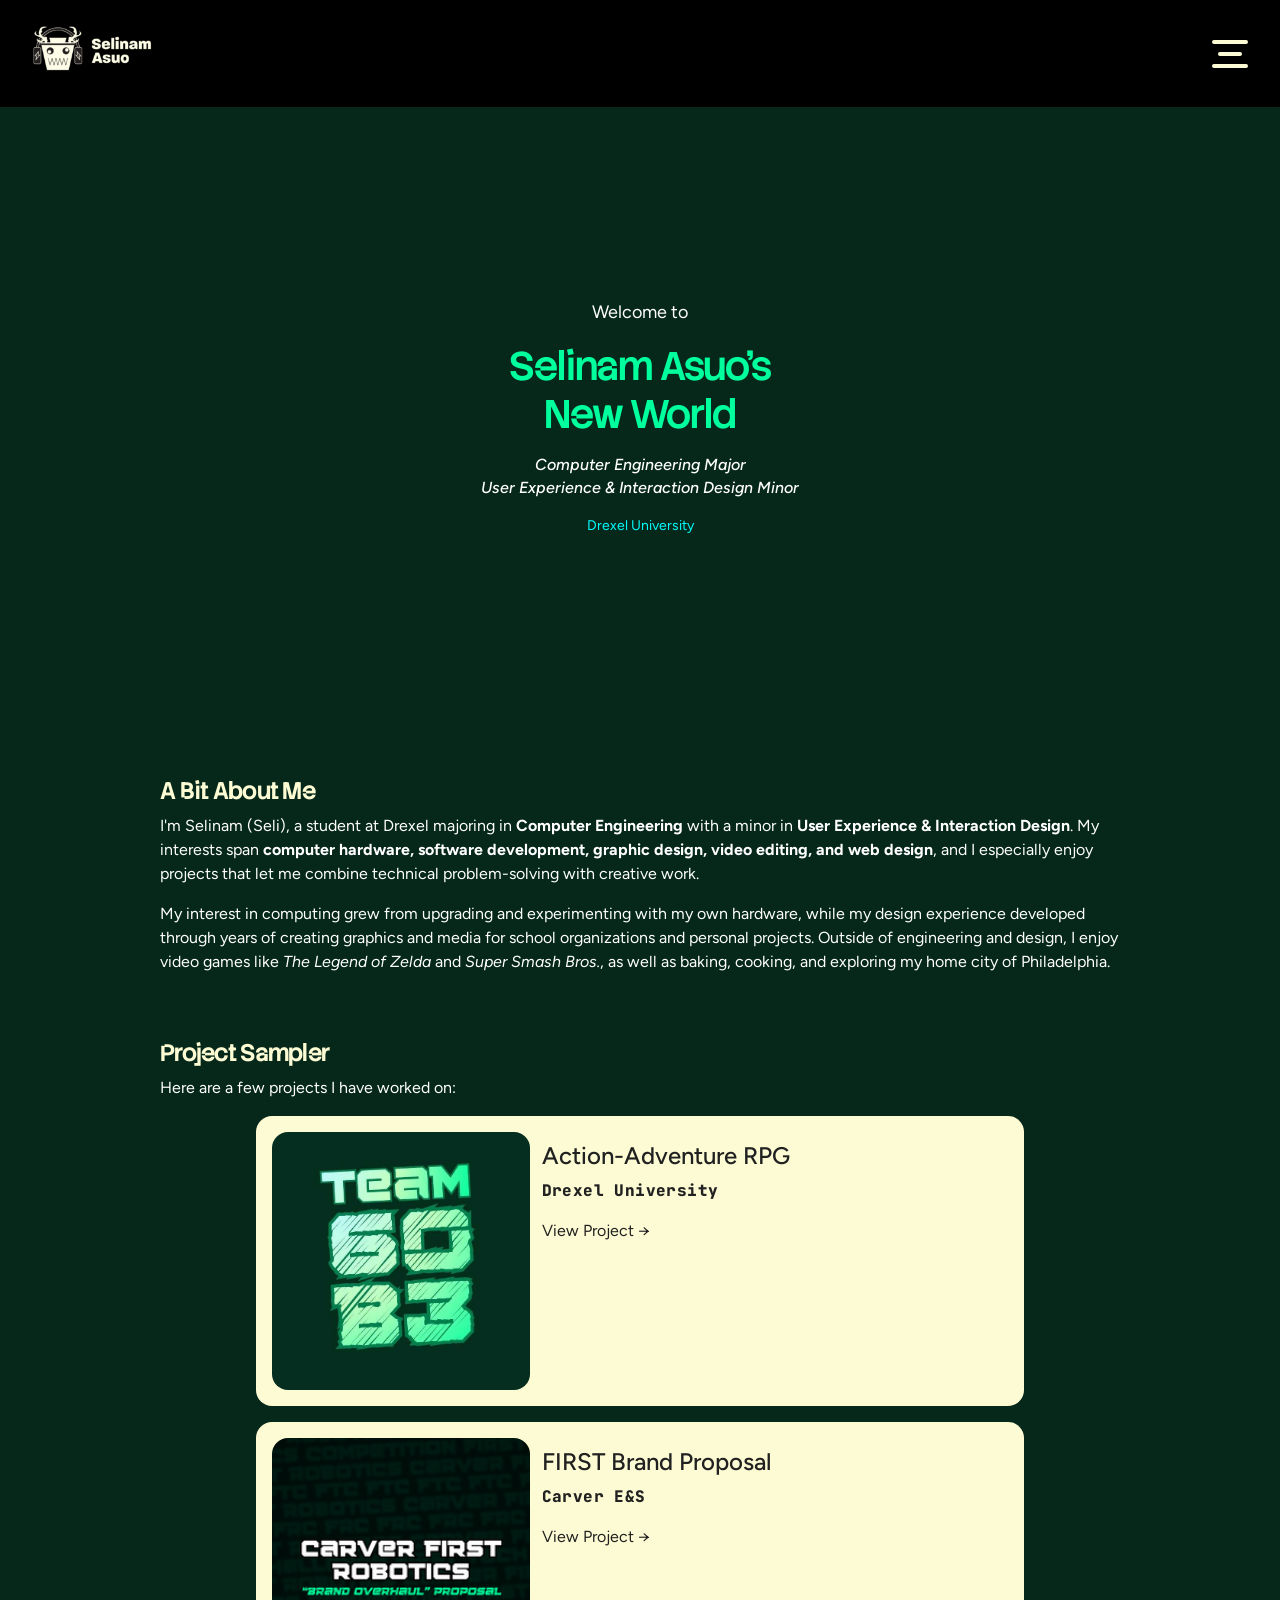
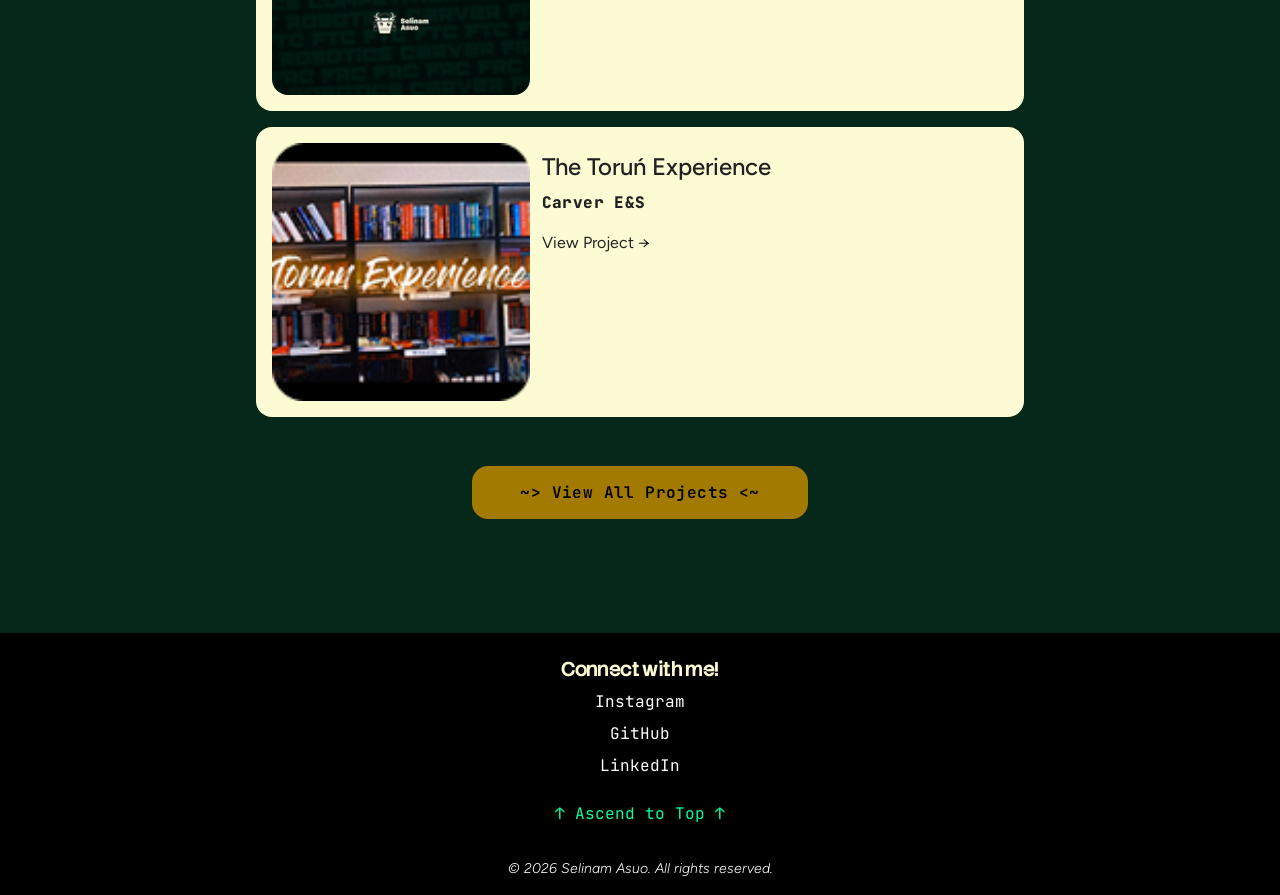
<file: index.html>
<!DOCTYPE html>
<html lang="en">
    <head>
        <meta charset="UTF-8">
        <meta name="viewport" content="width=device-width, initial-scale=1.0">
        <title>Home | A New World - Selinam Asuo</title>
        <link rel="stylesheet" href="css/normalize.css" />
        <link rel="stylesheet" href="css/style.css" />
        <link rel="icon" type="image/svg+xml" href="images/sitefavicon.svg"/>
    </head>
    <body id = "top">
        <header class = "site-header">
            <nav class = "primary-nav" aria-label="Primary">
                <a href="index.html" class="logo-link">
                    <img src="images/selinam-asuo-logo-240.png" alt="Selinam Asuo" width = "150" height = "85"/>
                </a>
                <details class = "nav-dropdown">
                    <summary class="menu-toggle" aria-label="Navigation Menu">
                        <span class="menu-bar"></span>
                        <span class="menu-bar"></span>
                        <span class="menu-bar"></span>
                    </summary>
                    <!--- AI: prompt asking how to create a dropdown nav bar menu in html — ChatGPT (GPT-5.6), 2026-11-04.
                Reviewed and adapted to match my Figma design and course scope. --->
                    <ul class = "nav-links">
                        <li><a href="index.html" class="current">Home</a></li>
                        <li><a href="portfolio.html">Portfolio</a></li>
                        <li><a href="contact.html">Contact</a></li>
                    </ul>
                </details>
            </nav>
        </header>

        <main>
        <div class = "content-wrapper">
            <section class = "hero">
                <p class = "tagline">Welcome to</p>
                <h1>Selinam Asuo&apos;s<br/>New World</h1>
                
                <p class="field-of-study">
                    <em>Computer Engineering Major<br>User Experience &amp; Interaction Design Minor</em>
                </p>

                <p class="university-name">Drexel University</p>
            </section>
            <section class = "about">
            <h2>A Bit About Me</h2>
                <p>I'm Selinam (Seli), a student at Drexel majoring in <strong>Computer Engineering</strong> with a minor in <strong>User Experience & Interaction Design</strong>. My interests span <strong>computer hardware, software development, graphic design, video editing, and web design</strong>, and I especially enjoy projects that let me combine technical problem-solving with creative work.</p>

                <p>My interest in computing grew from upgrading and experimenting with my own hardware, while my design experience developed through years of creating graphics and media for school organizations and personal projects. Outside of engineering and design, I enjoy video games like <em>The Legend of Zelda</em> and <em>Super Smash Bros.</em>, as well as baking, cooking, and exploring my home city of Philadelphia.</p>
            </section>
            <section class = "projects-preview">
            <h2>Project Sampler</h2>
            <p>Here are a few projects I have worked on:</p>
                <article class="project-card"><a href="projects/action-adventure-rpg.html">
                    <img class="project-card-image" src="images/index/uaarpg-60B3-logo-reduced.jpg" alt="My Drexel College of Computing and Informatics (CCI) Team's 'An Untitled Action-Adventure RPG' logo." width="90" height="90"/>
                    <div class="project-card-content">
                        <h3 class = "project-card-title">Action-Adventure RPG</h3>
                        <p class = "project-card-category">Drexel University</p>
                        View Project &rarr;
                    </div>
                </a></article>

                <article class="project-card"><a href="projects/first-brand-proposal.html">
                    <img class="project-card-image" src="images/index/cfr-proposal-logo-reduced.png" alt="Logo for Carver FIRST Robotics redesign concept/mockup." width="90" height="90"/>
                    <div class="project-card-content">
                        <h3 class = "project-card-title">FIRST Brand Proposal</h3>
                        <p class = "project-card-category">Carver E&amp;S</p>
                        View Project &rarr;
                    </div>
                </a></article>

                <article class="project-card"><a href="projects/torun-experience.html">
                    <img class="project-card-image" src="images/index/torun-experience-cover.jpg" alt="The title screen of The Torun Experience, filmed and edited by Selinam Asuo." width="90" height="90"/>
                    <div class="project-card-content">
                        <h3 class = "project-card-title">The Toruń Experience</h3>
                        <p class = "project-card-category">Carver E&amp;S</p>
                        View Project &rarr;
                    </div>
                </a></article>

                <p class = "project-button-wrapper"><a href="portfolio.html" class="project-gold-button">~> View All Projects <~</a></p>
            </section>
        </div>
        </main>

        <footer>
            <h2>Connect with me!</h2>
            <nav class = "nav-bar" aria-label="Secondary">
                <ul class = "nav-links">
                    <li><a href="https://instagram.com/selinamasuo.sa" target="_blank" rel="noopener noreferrer">Instagram</a></li>
                    <li><a href="https://github.com/selinamasuo-sa" target="_blank" rel="noopener noreferrer">GitHub</a></li>
                    <li><a href="https://www.linkedin.com/in/selinam-asuo/" target="_blank" rel="noopener noreferrer">LinkedIn</a></li>
                </ul>
            </nav>
            <a href="#top" class="back-to-top">&uarr; Ascend to Top &uarr;</a>
            <p class = "copyright">&copy; 2026 Selinam Asuo. All rights reserved.</p>
        </footer>
    </body>
    </html>
</file>
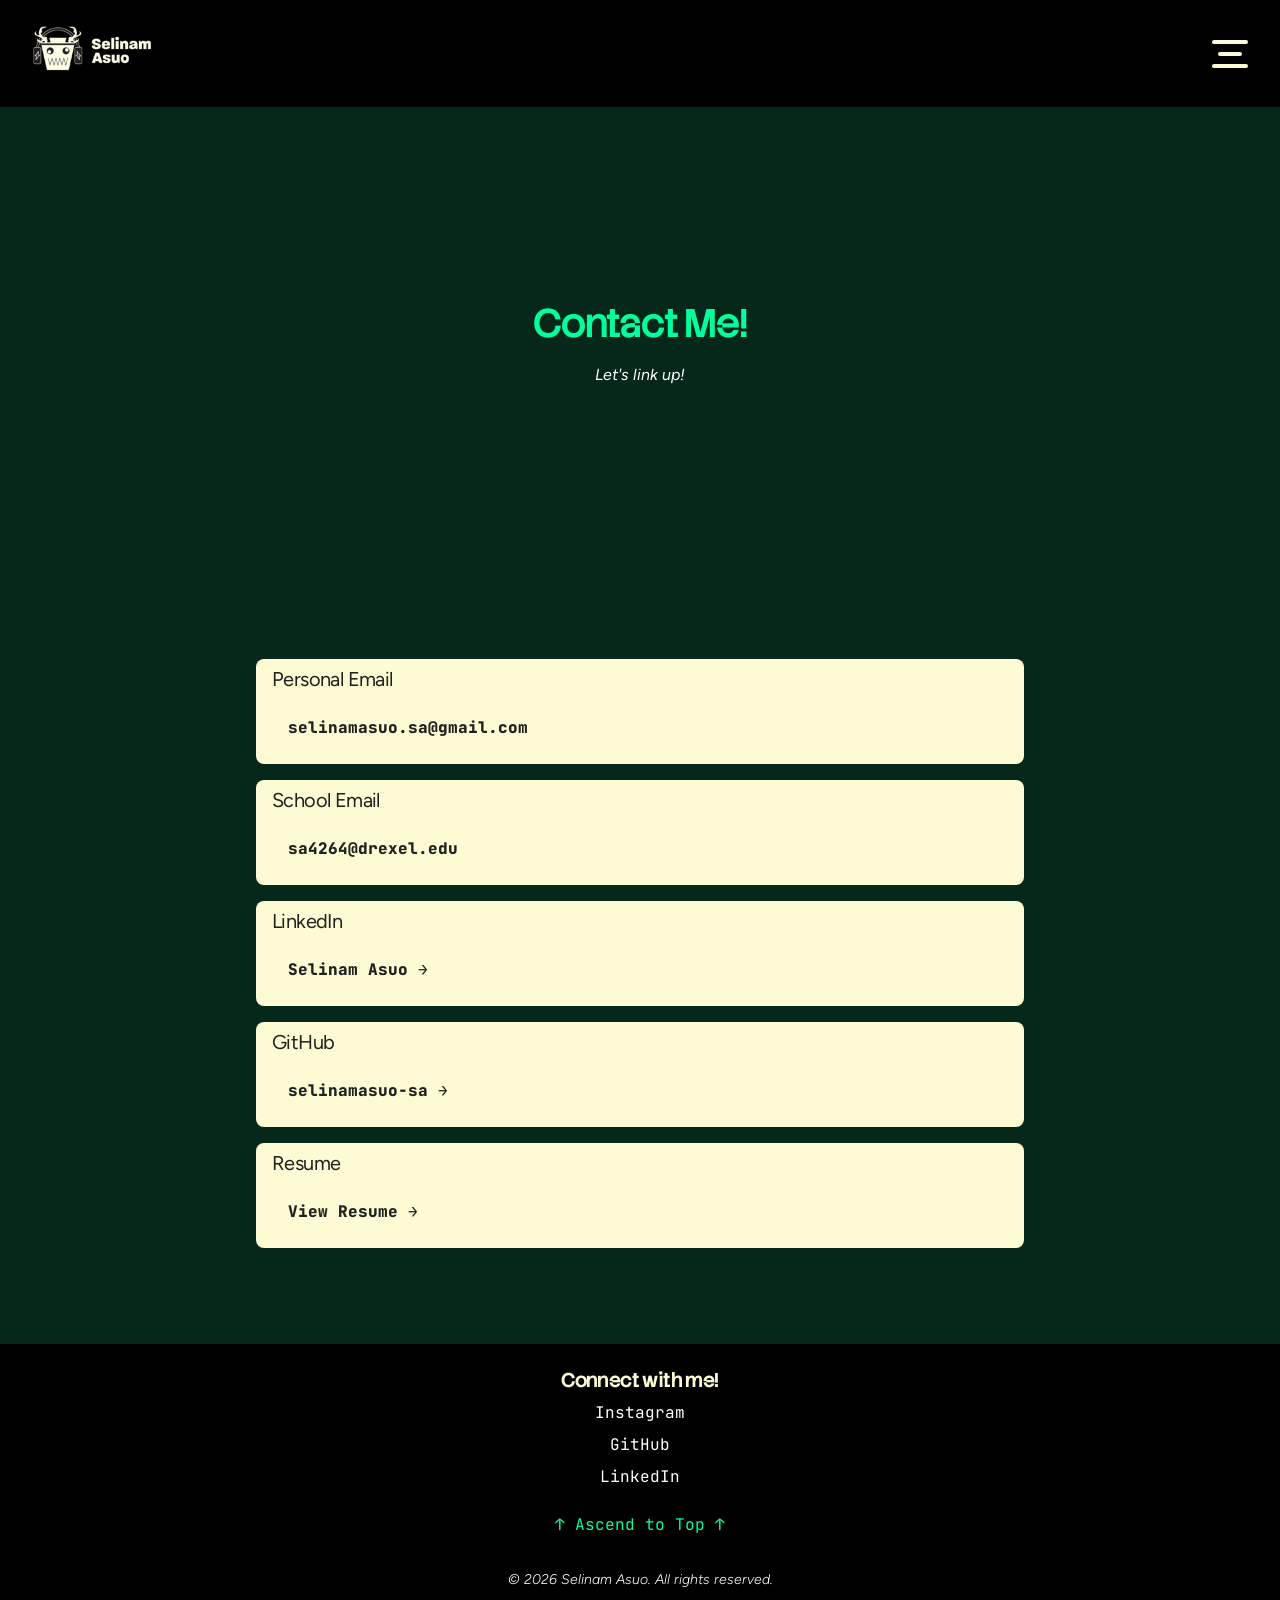
<file: contact.html>
<!DOCTYPE html>
<html lang="en">
    <head>
        <meta charset="UTF-8">
        <meta name="viewport" content="width=device-width, initial-scale=1.0">
        <title> Contact | A New World - Selinam Asuo</title>
        <link rel="stylesheet" href="css/normalize.css" />
        <link rel="stylesheet" href="css/style.css" />
        <link rel="icon" type="image/svg+xml" href="images/sitefavicon.svg"/>
    </head>
    <body id = "top">
        <header class = "site-header">
            <nav class = "primary-nav" aria-label="Primary">
                <a href="index.html" class="logo-link">
                    <img src="images/selinam-asuo-logo-240.png" alt="Selinam Asuo" width = "150" height = "85"/>
                </a>
                <details class = "nav-dropdown">
                    <summary class="menu-toggle" aria-label="Navigation Menu">
                        <span class="menu-bar"></span>
                        <span class="menu-bar"></span>
                        <span class="menu-bar"></span>
                    </summary>
                    <!--- AI: prompt asking how to create a dropdown nav bar menu in html — ChatGPT (GPT-5.6), 2026-11-04.
                Reviewed and adapted to match my Figma design and course scope. --->
                    <ul class = "nav-links">
                        <li><a href="index.html">Home</a></li>
                        <li><a href="portfolio.html">Portfolio</a></li>
                        <li><a href="contact.html" class="current">Contact</a></li>
                    </ul>
                </details>
            </nav>
        </header>

        <main>
            <div class = "content-wrapper">
            <section class = "hero">
                <h1>Contact Me!</h1>
                <p><em>Let's link up!</em></p>
            </section>
            <section class = "contact-info">
                <article class = "contact-card">
                    <h2 class="contact-card-title">Personal Email</h2>
                    <a class="contact-card-link" href="mailto:selinamasuo.sa@gmail.com">selinamasuo.sa@gmail.com</a>
                </article>
                <article class = "contact-card">
                    <h2 class="contact-card-title">School Email</h2>
                    <a class="contact-card-link" href="mailto:sa4264@drexel.edu">sa4264@drexel.edu</a>
                </article>
                <article class = "contact-card">
                    <h2 class="contact-card-title">LinkedIn</h2>
                    <a class="contact-card-link" href="https://www.linkedin.com/in/selinam-asuo/" target="_blank" rel="noopener noreferrer">Selinam Asuo &rarr;</a>
                </article>
                <article class = "contact-card">
                    <h2 class="contact-card-title">GitHub</h2>
                    <a class="contact-card-link" href="https://github.com/selinamasuo-sa" target="_blank" rel="noopener noreferrer">selinamasuo-sa &rarr;</a>
                </article>
                <article class = "contact-card">
                    <h2 class="contact-card-title">Resume</h2>
                    <a class="contact-card-link" href="files/selinamasuo-resume.pdf" target="_blank" rel="noopener noreferrer">View Resume &rarr;</a>
                </article>
            </section>
        </div> 
        
        </main>
        <footer>
            <h2>Connect with me!</h2>
            <nav class = "nav-bar" aria-label="Secondary">
                <ul class = "nav-links">
                    <li><a href="https://instagram.com/selinamasuo.sa" target="_blank" rel="noopener noreferrer">Instagram</a></li>
                    <li><a href="https://github.com/selinamasuo-sa" target="_blank" rel="noopener noreferrer">GitHub</a></li>
                    <li><a href="https://www.linkedin.com/in/selinam-asuo/" target="_blank" rel="noopener noreferrer">LinkedIn</a></li>
                </ul>
            </nav>
            <a href="#top" class="back-to-top">&uarr; Ascend to Top &uarr;</a>
            <p class = "copyright">&copy; 2026 Selinam Asuo. All rights reserved.</p>
        </footer>
    </body>
    </html>
</file>
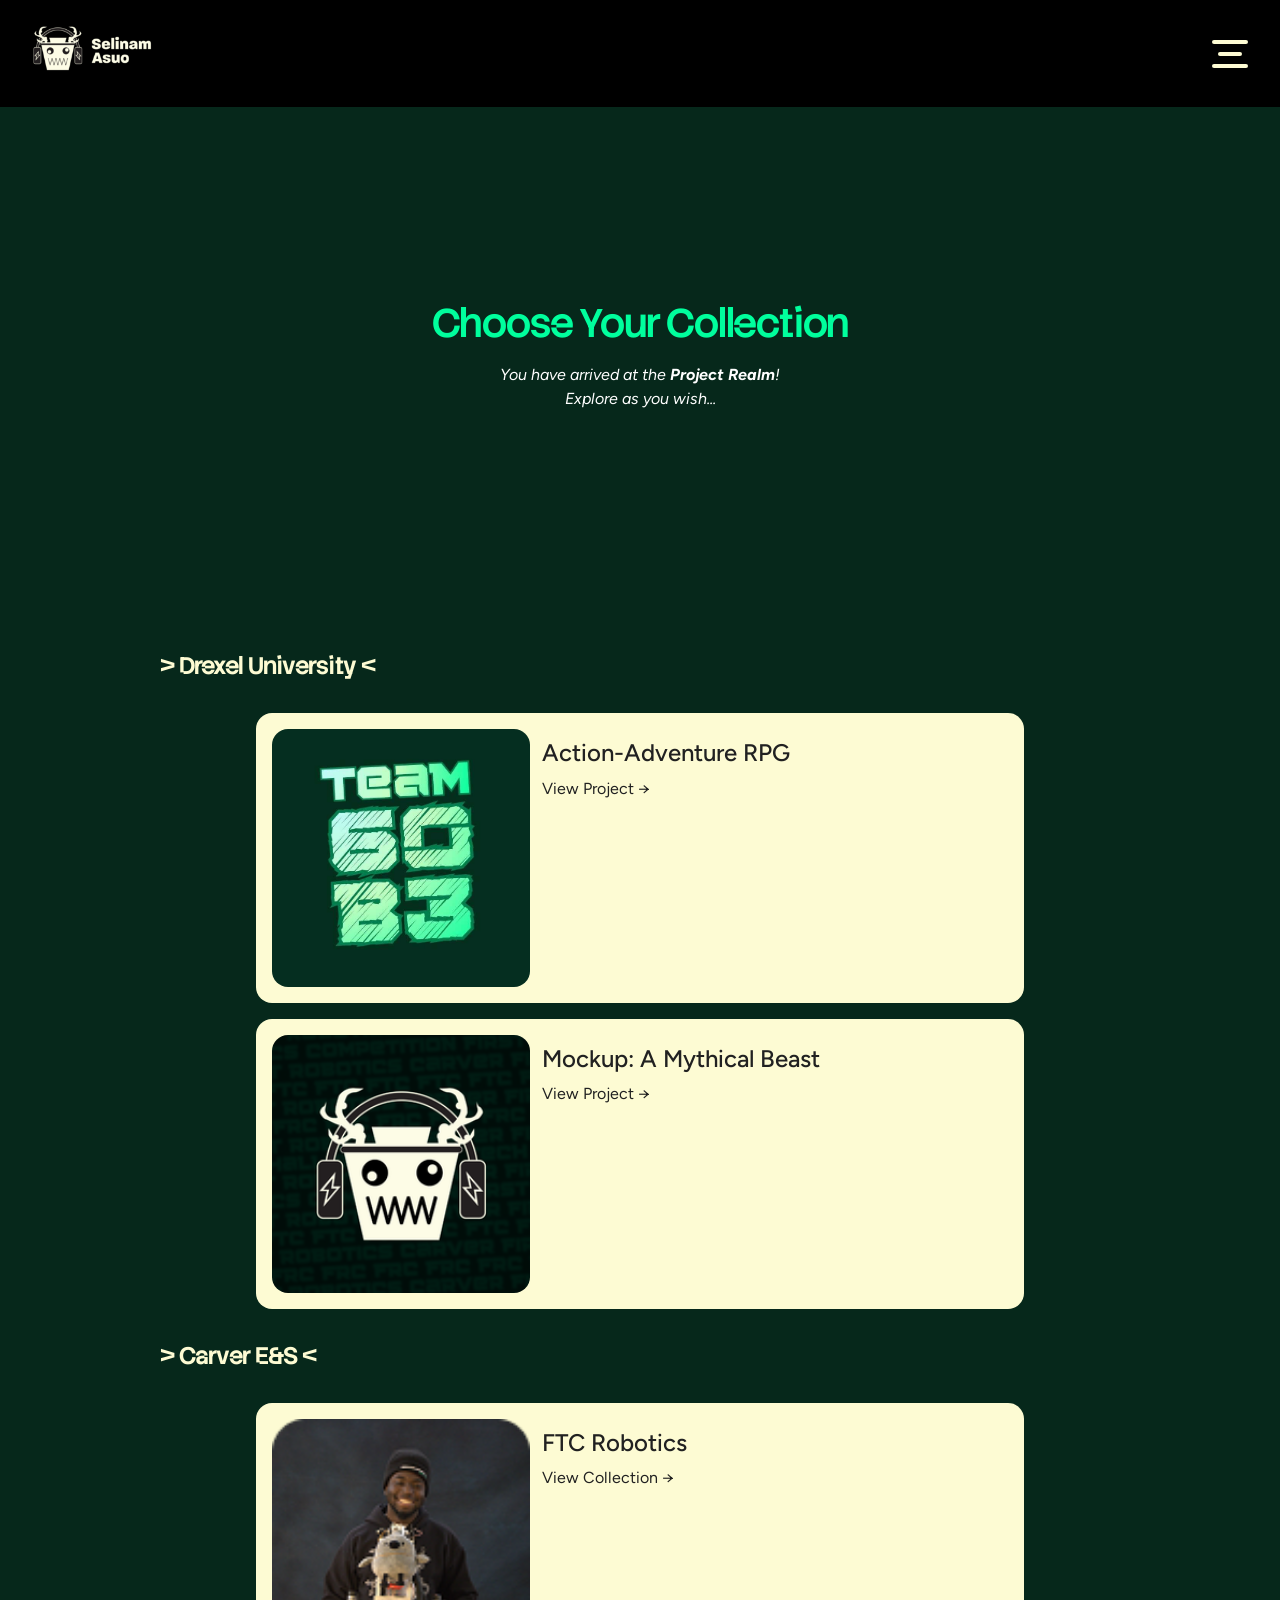
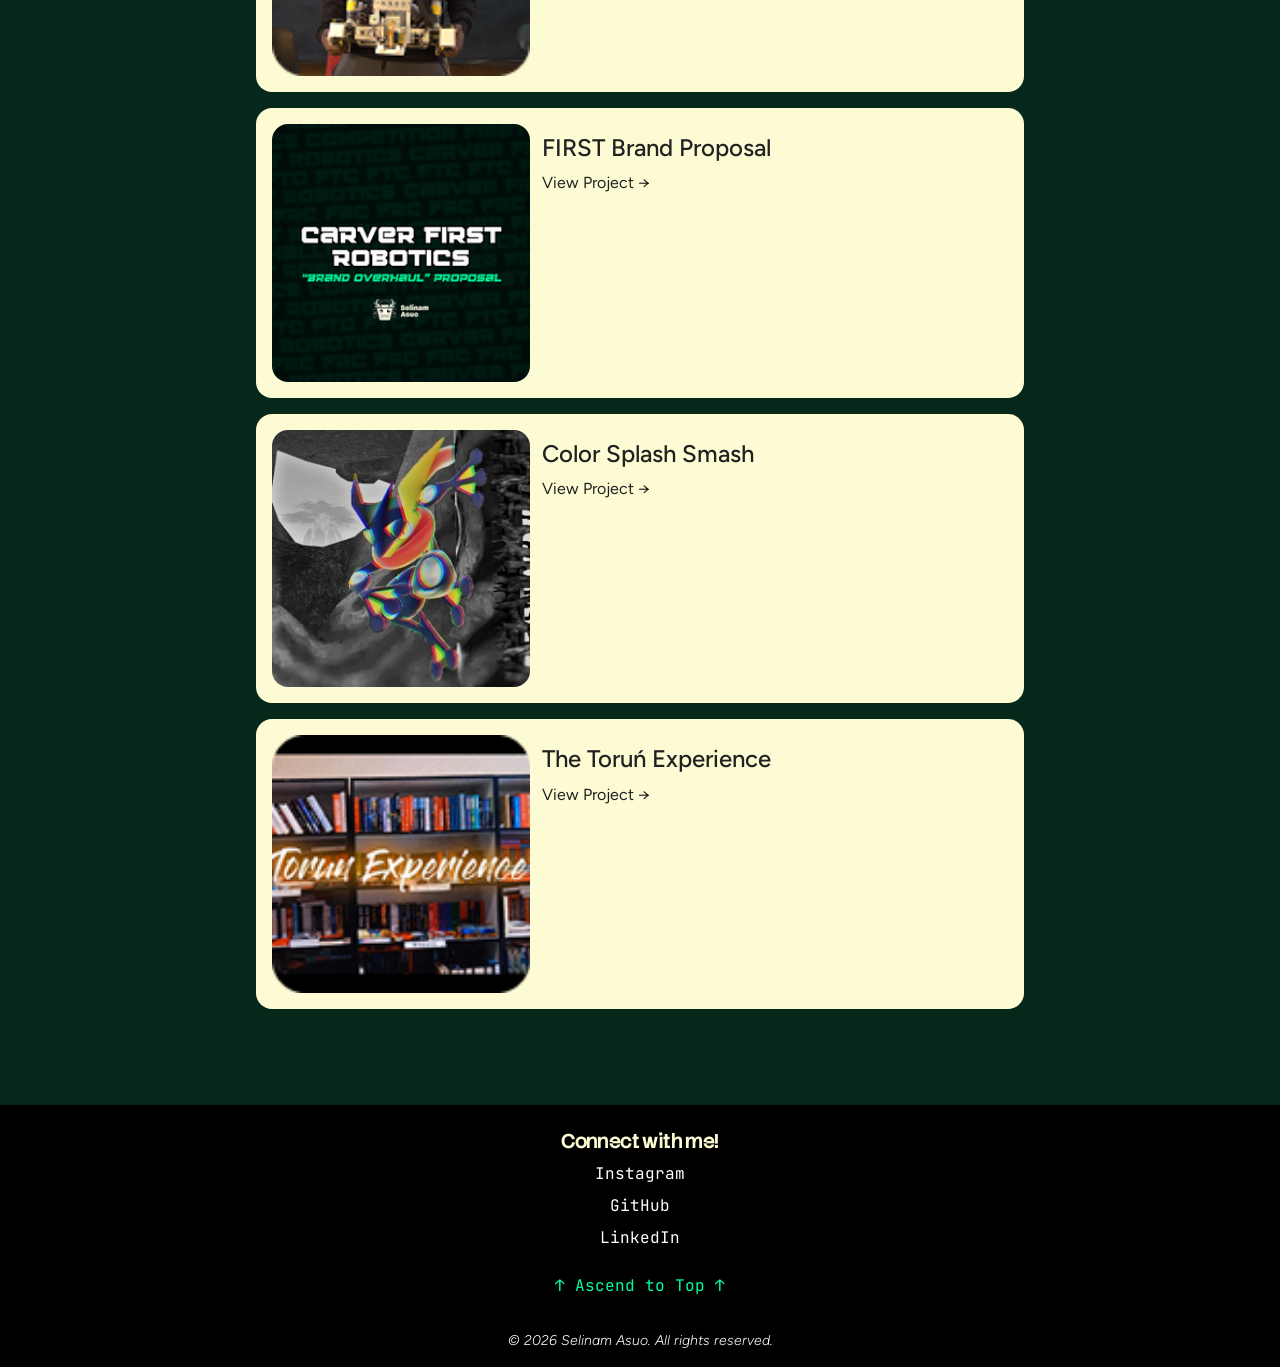
<file: portfolio.html>
<!DOCTYPE html>
<html lang="en">
    <head>
        <meta charset="UTF-8">
        <meta name="viewport" content="width=device-width, initial-scale=1.0">
        <title>Portfolio | A New World - Selinam Asuo</title>
        <link rel="stylesheet" href="css/normalize.css" />
        <link rel="stylesheet" href="css/style.css" />
        <link rel="icon" type="image/svg+xml" href="images/sitefavicon.svg"/>
    </head>
    <body id = "top">
        <header class = "site-header">
            <nav class = "primary-nav" aria-label="Primary">
                <a href="index.html" class="logo-link">
                    <img src="images/selinam-asuo-logo-240.png" alt="Selinam Asuo" width = "150" height = "85"/>
                </a>
                <details class = "nav-dropdown">
                    <summary class="menu-toggle" aria-label="Navigation Menu">
                        <span class="menu-bar"></span>
                        <span class="menu-bar"></span>
                        <span class="menu-bar"></span>
                    </summary>
                    <!--- AI: prompt asking how to create a dropdown nav bar menu in html — ChatGPT (GPT-5.6), 2026-11-04.
                Reviewed and adapted to match my Figma design and course scope. --->
                    <ul class = "nav-links">
                        <li><a href="index.html">Home</a></li>
                        <li><a href="portfolio.html" class="current">Portfolio</a></li>
                        <li><a href="contact.html">Contact</a></li>
                    </ul>
                </details>
            </nav>
        </header>

        <main>
            <div class = "content-wrapper">
            <section class = "hero">
                <h1>Choose Your Collection</h1>
                <p><em>You have arrived at the <strong>Project Realm</strong>!<br/> Explore as you wish...</em></p>
            </section>

            <section class="portfolio-collection">
                <h2 class="portfolio-collection-title">&gt; Drexel University &lt;</h2>
                    <article class="project-card"><a href="projects/action-adventure-rpg.html">
                        <img class="project-card-image" src="images/index/uaarpg-60B3-logo-reduced.jpg" alt="Our An Untitled Action-Adventure RPG Team logo." width="125" height="125">
                        <div class="project-card-content">
                            <h3 class = "project-card-title">Action-Adventure RPG</h3>
                            View Project &rarr;
                        </div>
                    </a></article>

                    <article class="project-card"><a href="projects/mockup-virtual-pet.html">
                        <img class="project-card-image" src="images/index/default-icon-entry.png" alt="Selinam's 'mascot' Mockup, a mythical beast." width="125" height="125">
                        <div class="project-card-content">
                            <h3 class = "project-card-title">Mockup: A Mythical Beast</h3>
                            View Project &rarr;
                        </div>
                    </a></article>
            </section>

            <section class="portfolio-collection">
                <h2 class="portfolio-collection-title">&gt; Carver E&amp;S &lt;</h2>
                    <article class="project-card"><a href="projects/ftc-robotics.html">
                        <img class="project-card-image" src="images/index/ftc-icon.jpg" alt="Selinam holding Euler, his team's FTC robot built during his senior year." width="125" height="125">
                        <div class="project-card-content">
                            <h3 class = "project-card-title">FTC Robotics</h3>
                            View Collection &rarr;
                        </div>
                    </a></article>

                    <article class="project-card"><a href="projects/first-brand-proposal.html">
                        <img class="project-card-image" src="images/index/cfr-proposal-logo-reduced.png" alt="Titlecard for Carver FIRST Robotics redesign concept/mockup" width="125" height="125">
                        <div class="project-card-content">
                            <h3 class = "project-card-title">FIRST Brand Proposal</h3>
                            View Project &rarr;
                        </div>
                    </a></article>

                    <article class="project-card"><a href="projects/color-splash-smash.html">
                        <img class="project-card-image" src="images/index/colorsplashsmash-icon-reduced.jpg" alt="Greninja hanging from the side of Great Plateau Tower in the Super Smash Bros Ultimate video game" width="125" height="125">
                        <div class="project-card-content">
                            <h3 class = "project-card-title">Color Splash Smash</h3>
                            View Project &rarr;
                        </div>
                    </a></article>

                    <article class="project-card"><a href="projects/torun-experience.html">
                        <img class="project-card-image" src="images/index/torun-experience-cover.jpg" alt="Cover for Torun Experience highlight reel/video" width="125" height="125">
                        <div class="project-card-content">
                            <h3 class = "project-card-title">The Toruń Experience</h3>
                            View Project &rarr;
                        </div>
                    </a></article>
            </section>
        </div>
        </main>
        <footer>
            <h2>Connect with me!</h2>
            <nav class = "nav-bar" aria-label="Secondary">
                <ul class = "nav-links">
                    <li><a href="https://instagram.com/selinamasuo.sa" target="_blank" rel="noopener noreferrer">Instagram</a></li>
                    <li><a href="https://github.com/selinamasuo-sa" target="_blank" rel="noopener noreferrer">GitHub</a></li>
                    <li><a href="https://www.linkedin.com/in/selinam-asuo/" target="_blank" rel="noopener noreferrer">LinkedIn</a></li>
                </ul>
            </nav>
            <a href="#top" class="back-to-top">&uarr; Ascend to Top &uarr;</a>
            <p class = "copyright">&copy; 2026 Selinam Asuo. All rights reserved.</p>
        </footer>
    </body>
    </html>
</file>
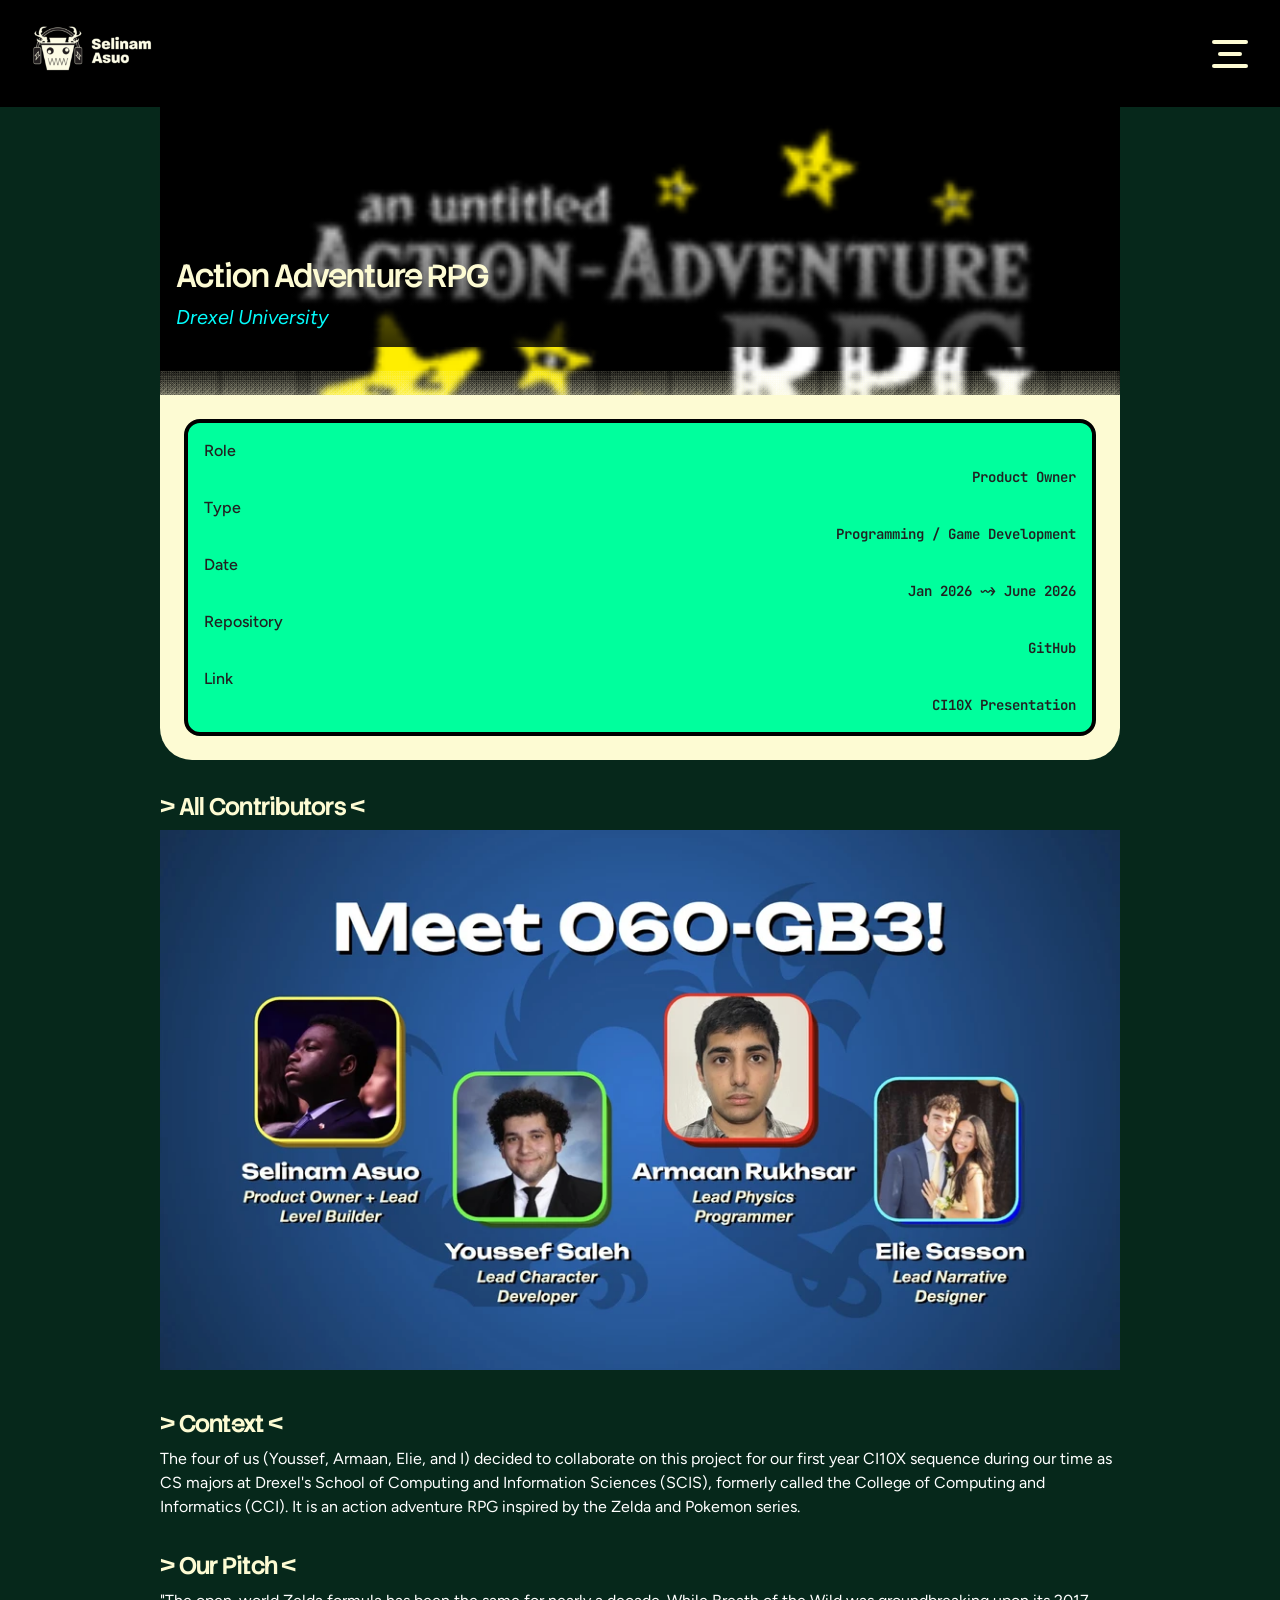
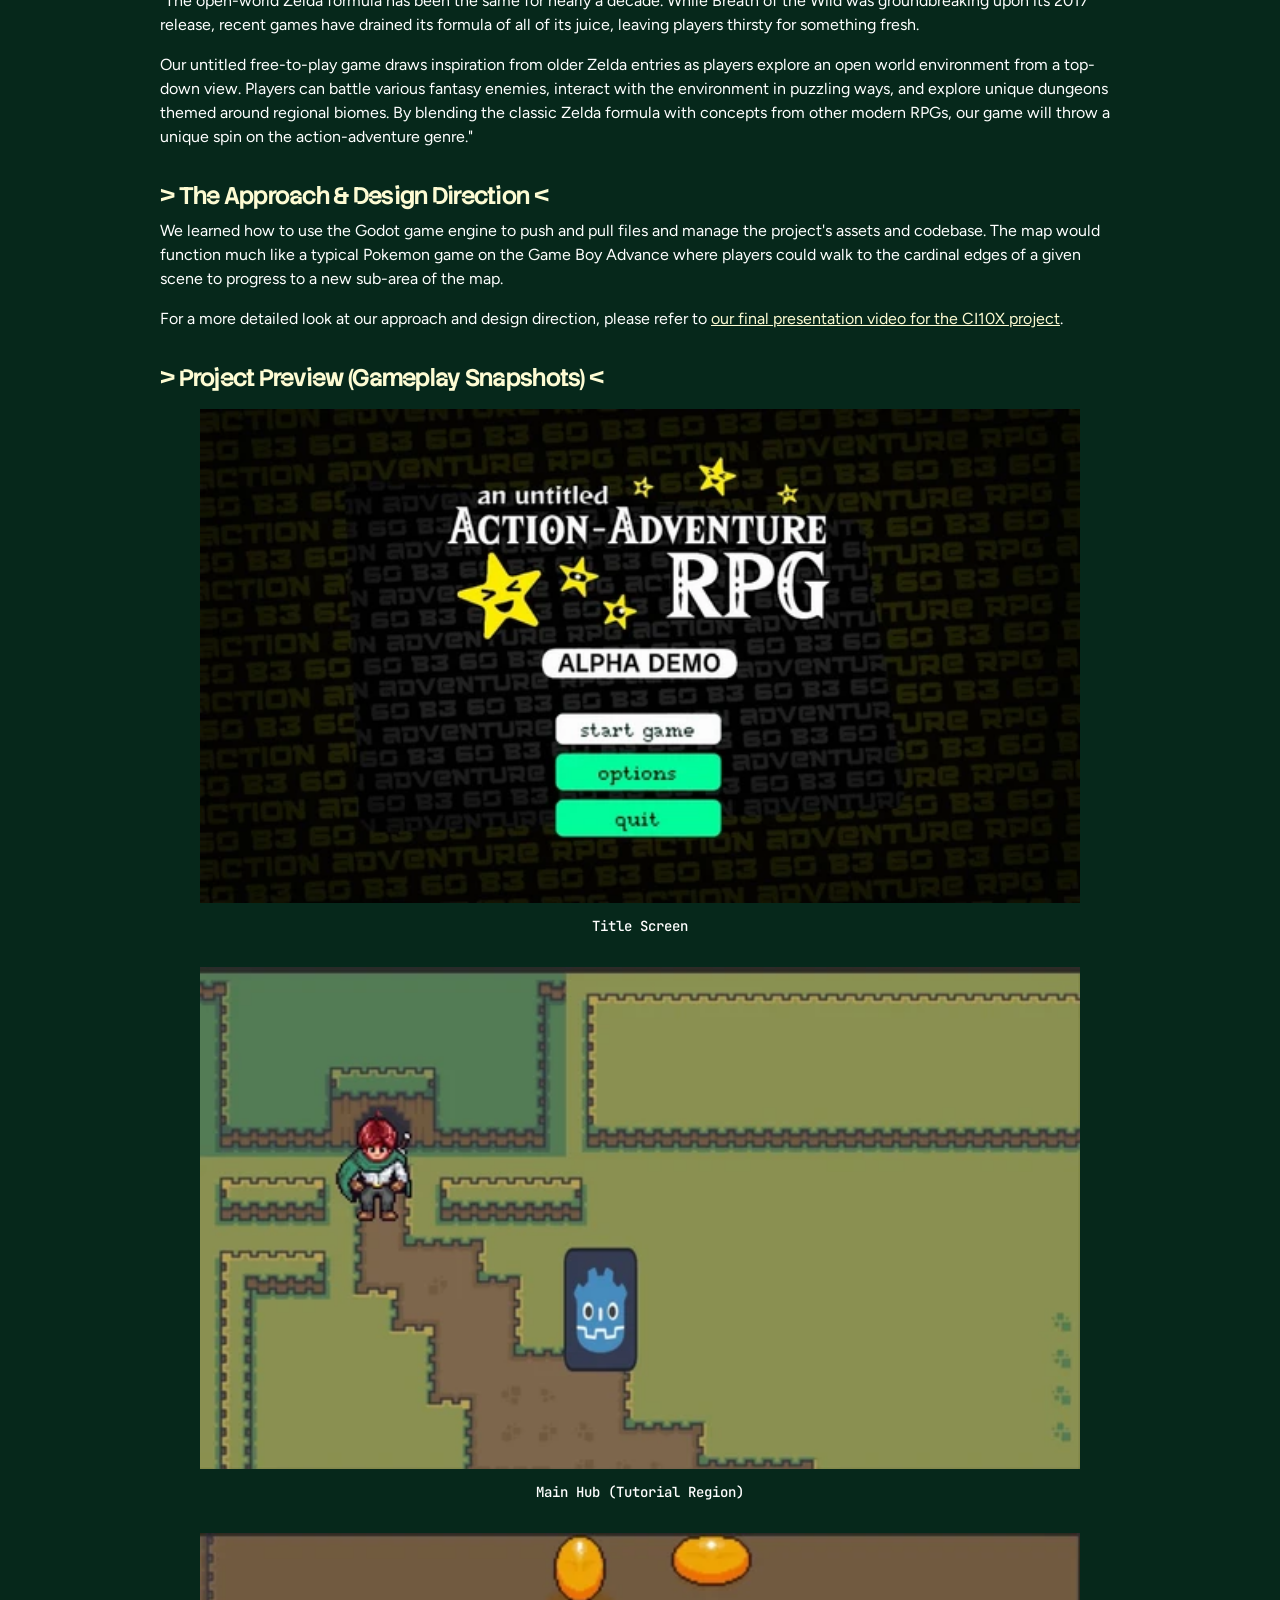
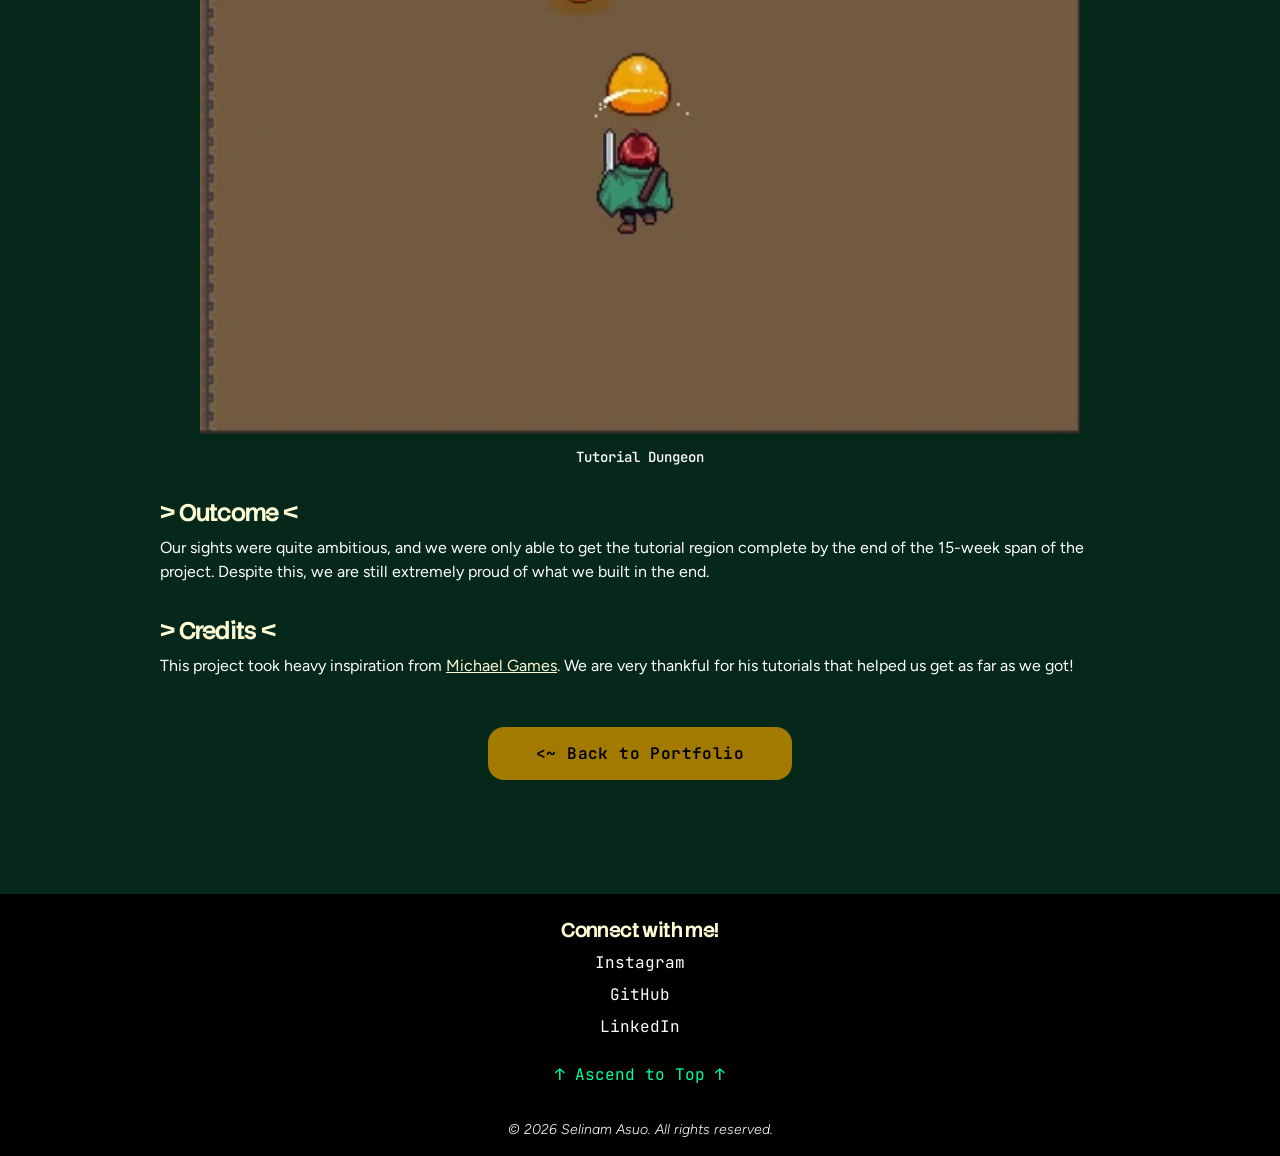
<file: projects/action-adventure-rpg.html>
<!DOCTYPE html>
<html lang="en">
    <head>
        <meta charset="UTF-8">
        <meta name="viewport" content="width=device-width, initial-scale=1.0">
        <title>Action Adventure RPG | A New World - Selinam Asuo</title>
        <link rel="stylesheet" href="../css/normalize.css" />
        <link rel="stylesheet" href="../css/style.css" />
        <link rel="icon" type="image/svg+xml" href="../images/sitefavicon.svg"/>
    </head>
    <body id = "top">
        <header class = "site-header">
            <nav class = "primary-nav" aria-label="Primary">
                <a href="../index.html" class="logo-link">
                    <img src="../images/selinam-asuo-logo-240.png" alt="Selinam Asuo" width = "150" height = "85"/>
                </a>
                <details class = "nav-dropdown">
                    <summary class="menu-toggle" aria-label="Navigation Menu">
                        <span class="menu-bar"></span>
                        <span class="menu-bar"></span>
                        <span class="menu-bar"></span>
                    </summary>
                    <!--- AI: prompt asking how to create a dropdown nav bar menu in html — ChatGPT (GPT-5.6), 2026-11-04.
                Reviewed and adapted to match my Figma design and course scope. --->
                    <ul class = "nav-links">
                        <li><a href="../index.html">Home</a></li>
                        <li><a href="../portfolio.html" class="current">Portfolio</a></li>
                        <li><a href="../contact.html">Contact</a></li>
                    </ul>
                </details>
            </nav>
        </header>
        <main class = "project-page">
            <div class = "content-wrapper">
            <section class = "project-hero action-adventure-rpg-hero">
                <div class="project-hero-text">
                    <h1 class = "project-page-title">Action Adventure RPG</h1>
                    <p class = "project-page-subtitle"><em>Drexel University</em></p>
                </div>
            <div class="hero-texture"></div>

            </section>

            <section class = "project-info">
                <dl class="project-details">
                    <div class="project-detail-row">
                    <dt class="project-detail-label">Role</dt>
                    <dd class="project-detail-value">Product Owner</dd>
                    </div>

                    <div class="project-detail-row">
                    <dt class="project-detail-label">Type</dt>
                    <dd class="project-detail-value">Programming / Game Development</dd>
                    </div>

                    <div class="project-detail-row">
                    <dt class="project-detail-label">Date</dt>
                    <dd class="project-detail-value">Jan 2026 ~> June 2026</dd>
                    </div>

                    <div class="project-detail-row">
                    <dt class="project-detail-label">Repository</dt>
                    <dd class="project-detail-value"><a href="https://github.com/selinamasuo-sa/ci10x-action-adventure-rpg" target="_blank" rel="noopener noreferrer">GitHub</a></dd>
                    </div>

                    <div class="project-detail-row">
                    <dt class="project-detail-label">Link</dt>
                    <dd class="project-detail-value"><a href="https://1513041.mediaspace.kaltura.com/media/60-B3+An+Untitled+Action+Adventure+RPG/1_l3t3rho6" target="_blank" rel="noopener noreferrer">CI10X Presentation</a></dd>
                    </div>
                </dl>
            </section>

            <section>
                <h2>&gt; All Contributors &lt;</h2>
                <img src="../images/action-adventure-rpg/aarpg-contributors.webp" alt="A slide with all the developers and their roles." width = "1080" height = "720"/>
            </section>
            
            <section>
                <h2>&gt; Context &lt;</h2>
                <p>The four of us (Youssef, Armaan, Elie, and I) decided to collaborate on this project for our first year CI10X sequence during our time as CS majors at Drexel's School of Computing and Information Sciences (SCIS), formerly called the College of Computing and Informatics (CCI). It is an action adventure RPG inspired by the Zelda and Pokemon series.</p>
            </section>

            <section>
                <h2>&gt; Our Pitch &lt;</h2>
                <p>"The open-world Zelda formula has been the same for nearly a decade. While Breath of the Wild was groundbreaking upon its 2017 release, recent games have drained its formula of all of its juice, leaving players thirsty for something fresh.</p>
                <p>Our untitled free-to-play game draws inspiration from older Zelda entries as players explore an open world environment from a top-down view. Players can battle various fantasy enemies, interact with the environment in puzzling ways, and explore unique dungeons themed around regional biomes. By blending the classic Zelda formula with concepts from other modern RPGs, our game will throw a unique spin on the action-adventure genre."</p>
            </section>

            <section>
                <h2>&gt; The Approach &amp; Design Direction &lt;</h2>
                <p>We learned how to use the Godot game engine to push and pull files and manage the project's assets and codebase. The map would function much like a typical Pokemon game on the Game Boy Advance where players could walk to the cardinal edges of a given scene to progress to a new sub-area of the map.</p>
                <p>For a more detailed look at our approach and design direction, please refer to <a href="https://1513041.mediaspace.kaltura.com/media/60-B3+An+Untitled+Action+Adventure+RPG/1_l3t3rho6" target="_blank" rel="noopener noreferrer">our final presentation video for the CI10X project</a>.</p>
            </section>

            <section>
                <h2>&gt; Project Preview (Gameplay Snapshots) &lt;</h2>
                <figure class="gallery-item">
                    <img src="../images/action-adventure-rpg/aarpg-titlescreen.webp" alt="A screenshot of the game's title screen." width = "1080" height = "720"/>
                    <figcaption>Title Screen</figcaption>
                </figure>
                <figure class="gallery-item">
                    <img src="../images/action-adventure-rpg/aarpg-ingame.webp" alt="A screenshot of the game's tutorial region/main hub." width = "1080" height = "720"/>
                    <figcaption>Main Hub (Tutorial Region)</figcaption>
                </figure>
                <figure class="gallery-item">
                    <img src="../images/action-adventure-rpg/aarpg-dungeon.webp" alt="A screenshot of the player fighting some slime enemies in the game's tutorial dungeon." width = "1080" height = "720"/>
                    <figcaption>Tutorial Dungeon</figcaption>
                </figure>
            </section>

            <section>
                <h2>&gt; Outcome &lt;</h2>
                <p>Our sights were quite ambitious, and we were only able to get the tutorial region complete by the end of the 15-week span of the project. Despite this, we are still extremely proud of what we built in the end.</p>
            </section>

            <section>
                <h2>&gt; Credits &lt;</h2>
                <p>This project took heavy inspiration from <a href="https://www.youtube.com/@MichaelGamesOfficial" target="_blank" rel="noopener noreferrer">Michael Games</a>. We are very thankful for his tutorials that helped us get as far as we got!</p>
            </section>

            <p class = "project-button-wrapper"><a href="../portfolio.html" class="project-gold-button"> <~ Back to Portfolio </a></p>
            </div>
        </main>
        <footer>

            <h2>Connect with me!</h2>
            <nav class = "nav-bar" aria-label="Secondary">
                <ul class = "nav-links">
                    <li><a href="https://instagram.com/selinamasuo.sa" target="_blank" rel="noopener noreferrer">Instagram</a></li>
                    <li><a href="https://github.com/selinamasuo-sa" target="_blank" rel="noopener noreferrer">GitHub</a></li>
                    <li><a href="https://www.linkedin.com/in/selinam-asuo/" target="_blank" rel="noopener noreferrer">LinkedIn</a></li>
                </ul>
            </nav>
            <a href="#top" class="back-to-top">&uarr; Ascend to Top &uarr;</a>
            <p class = "copyright">&copy; 2026 Selinam Asuo. All rights reserved.</p>
        </footer>
    </body>
    </html>
</file>
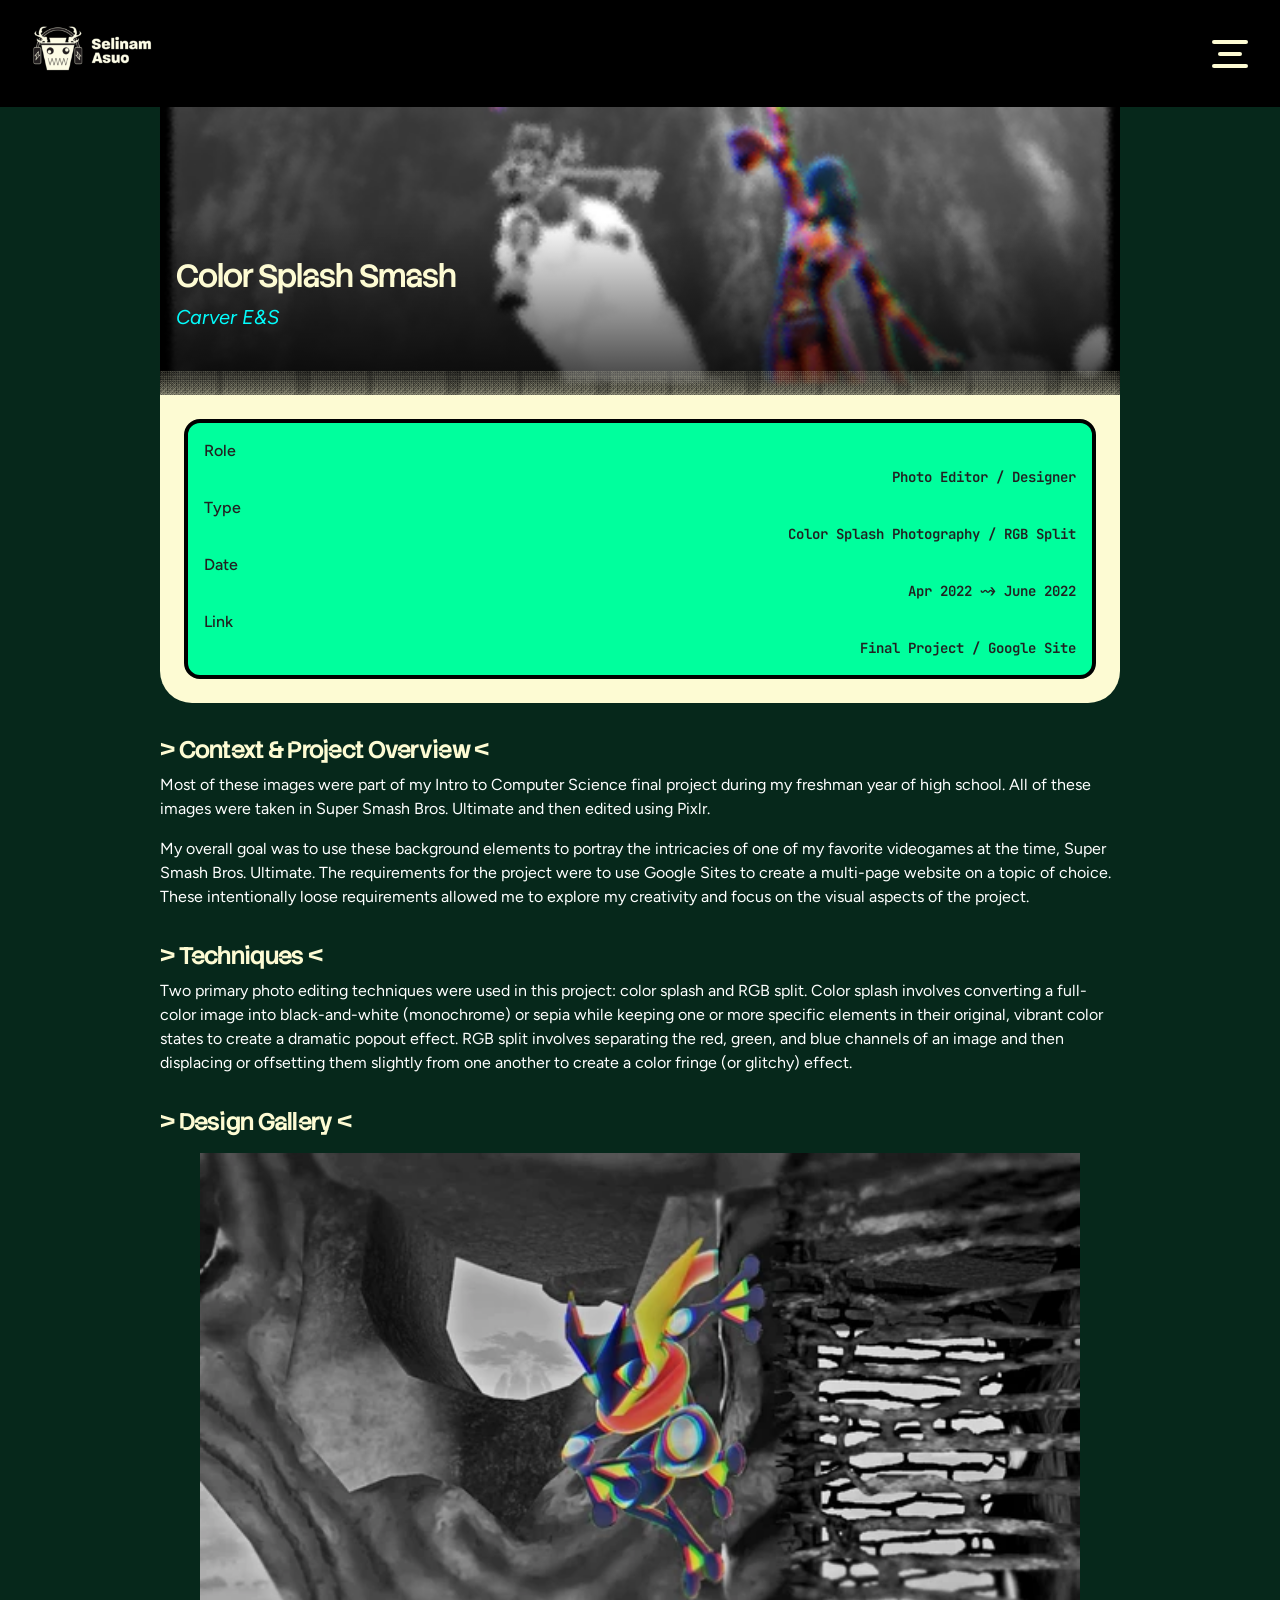
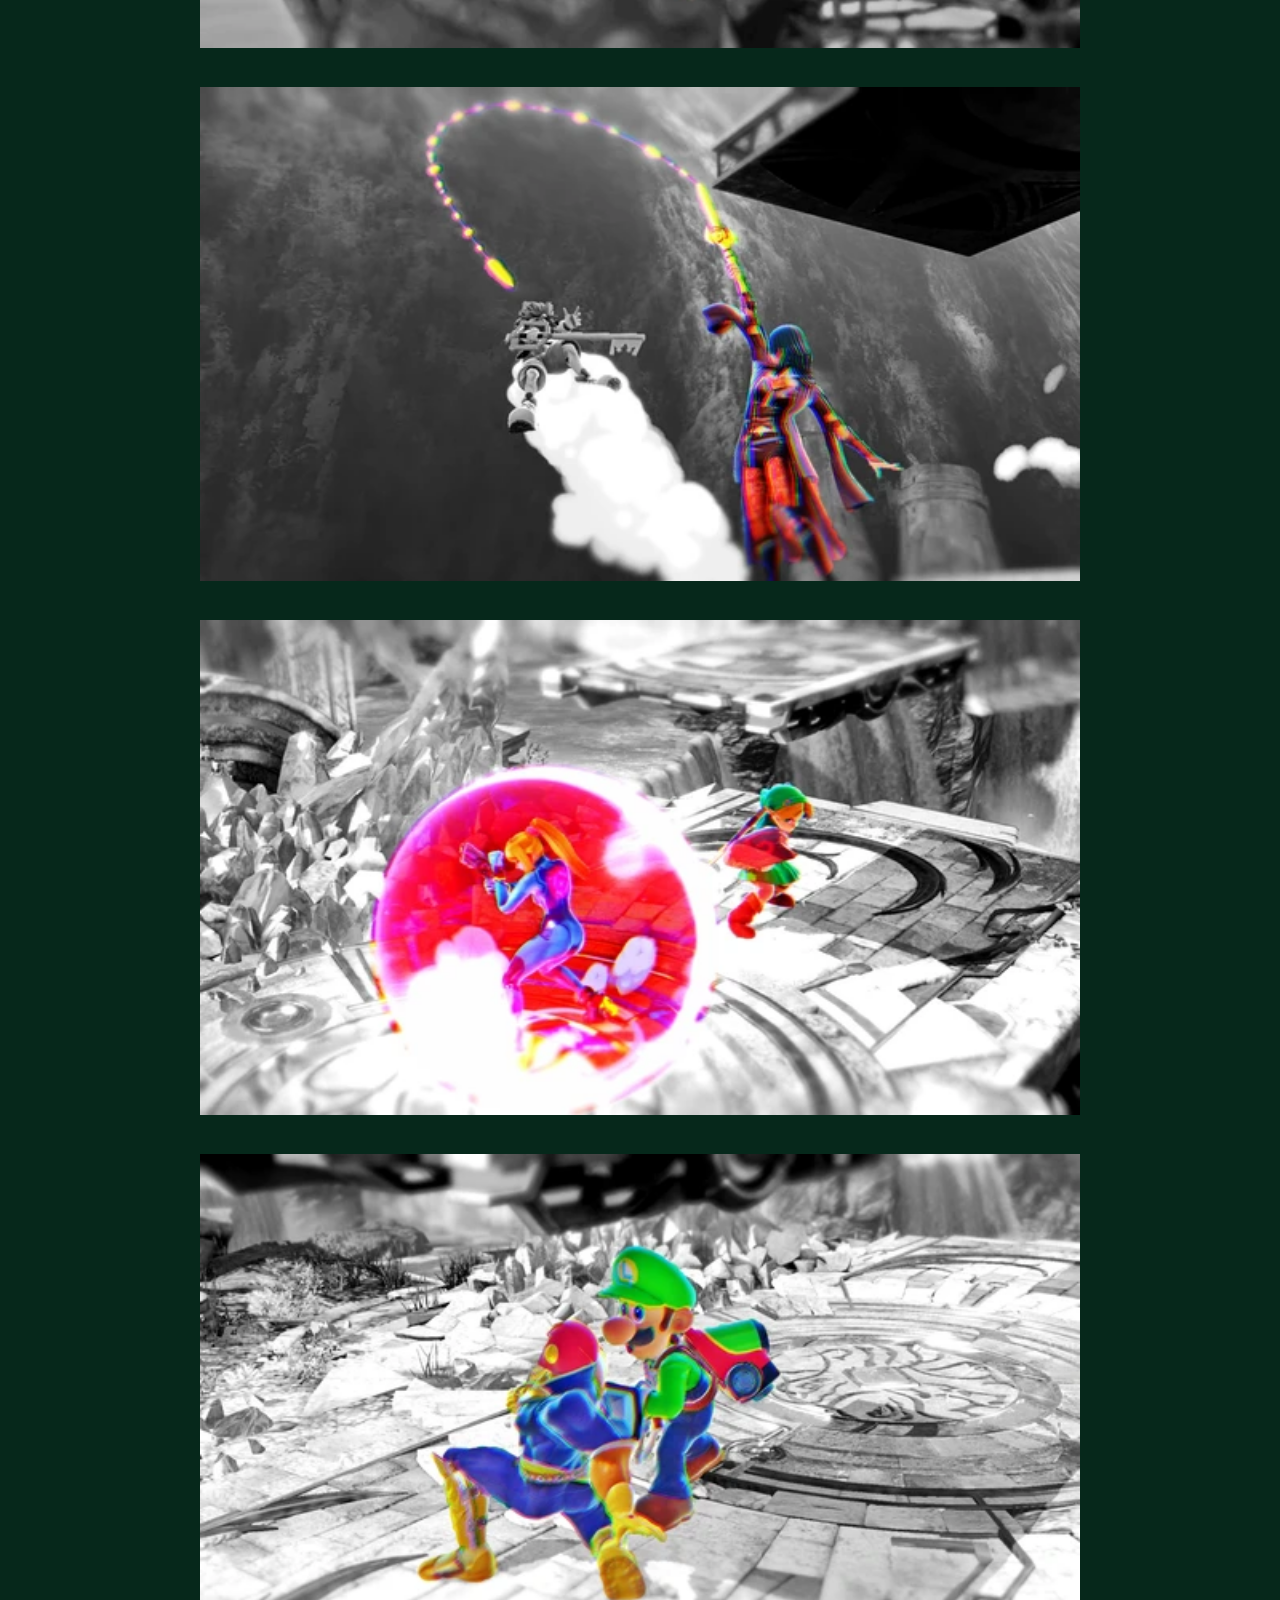
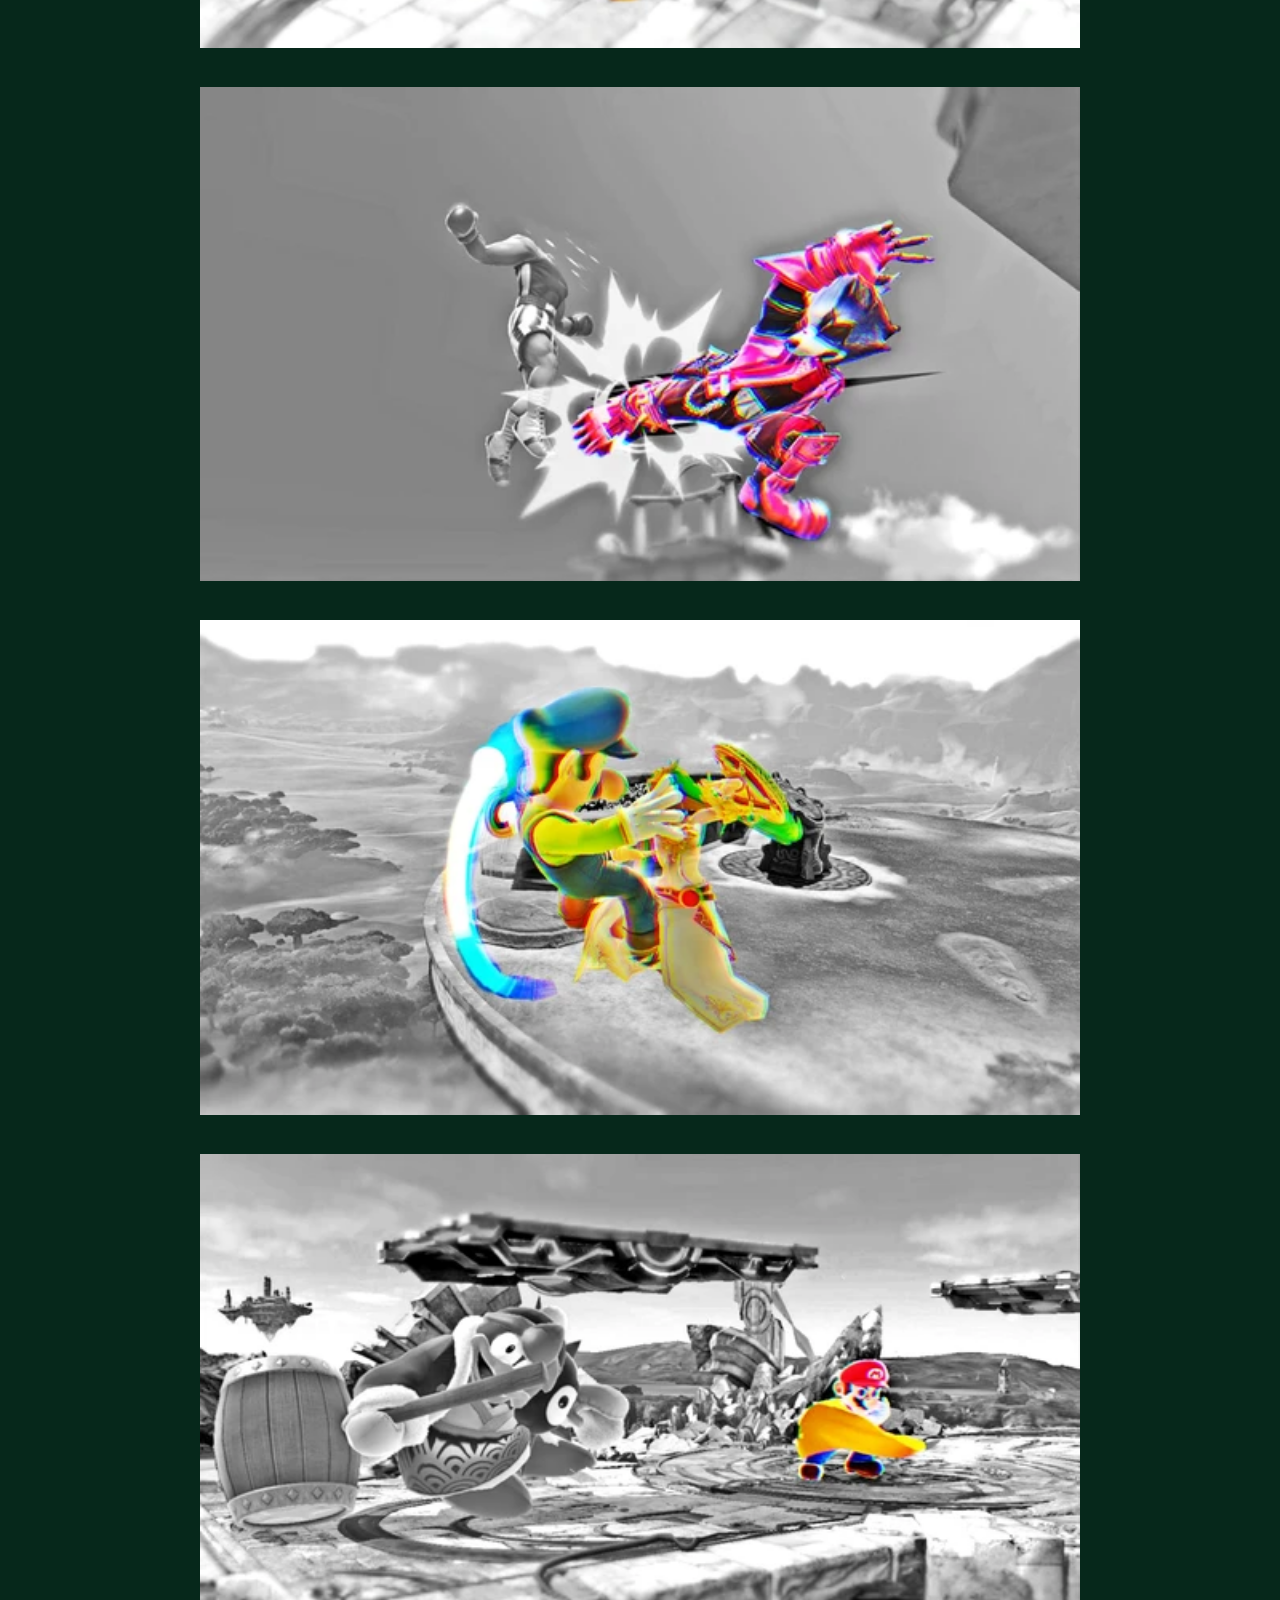
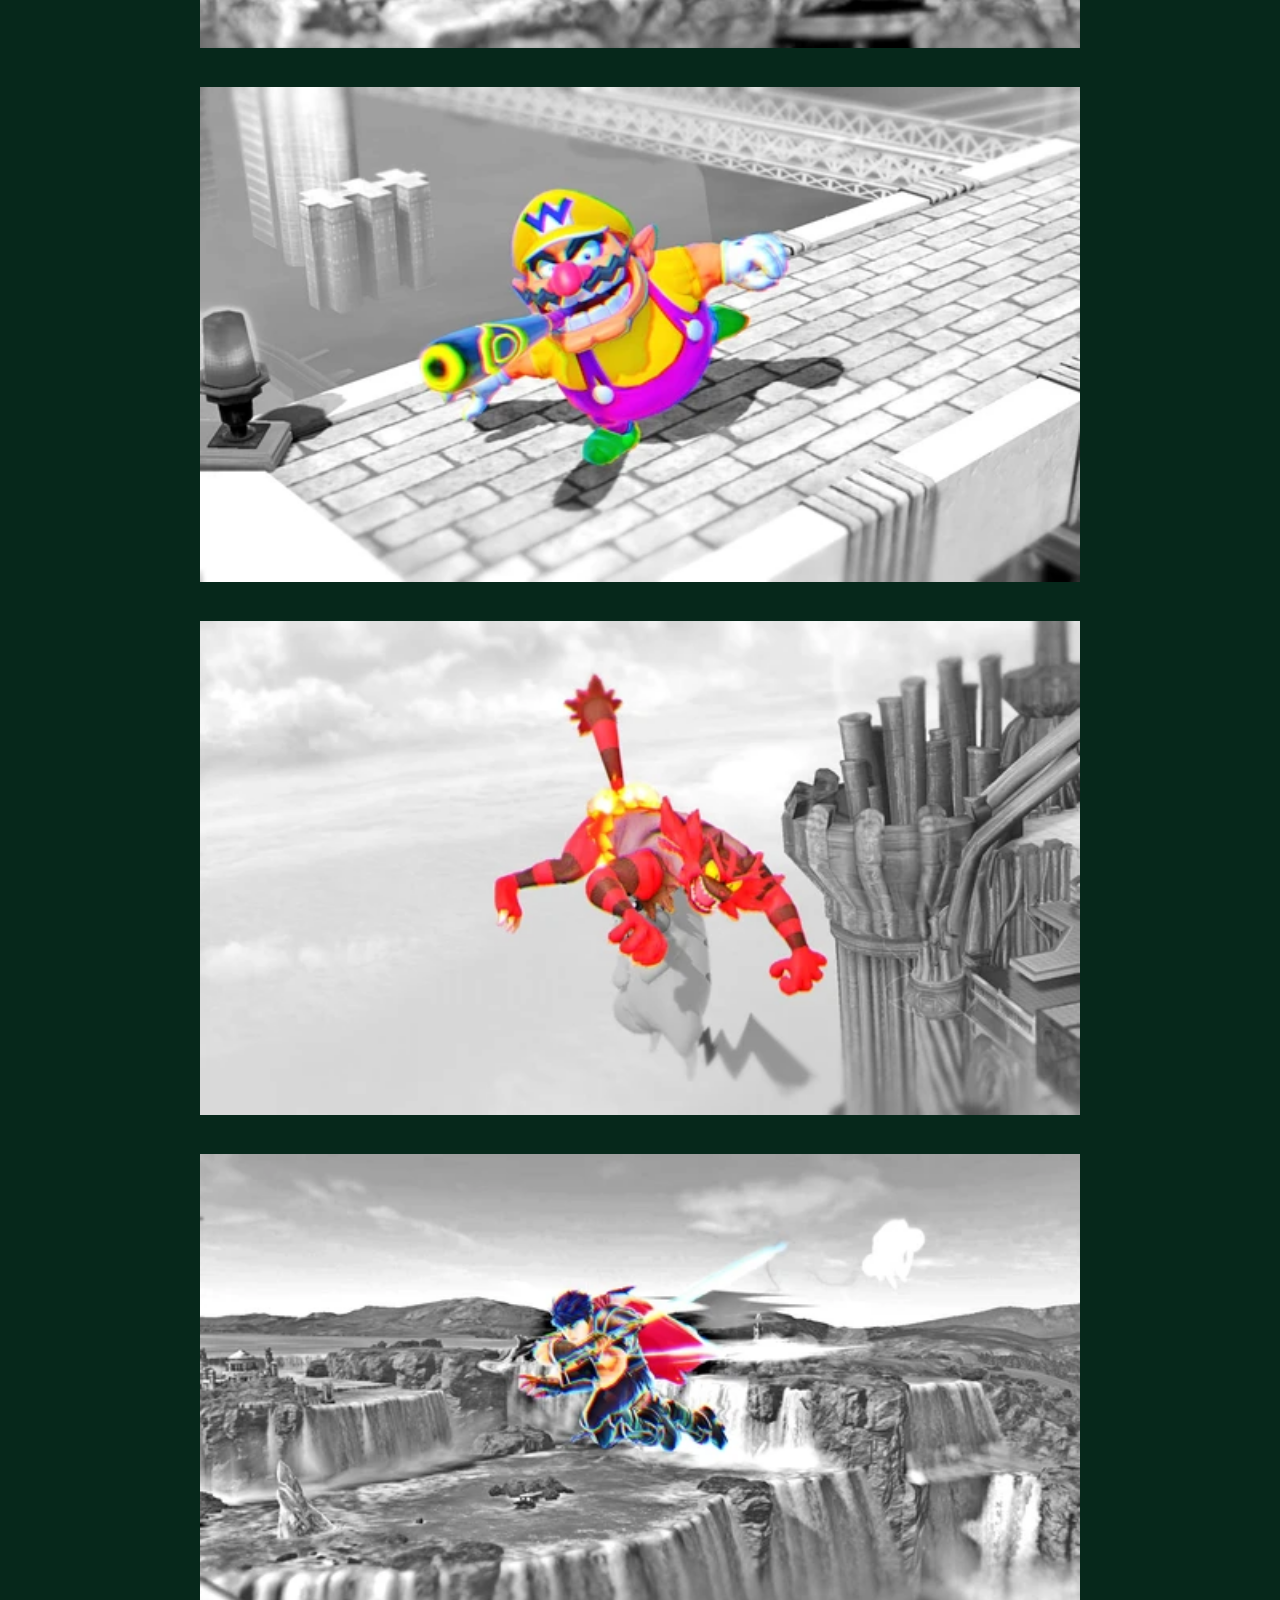
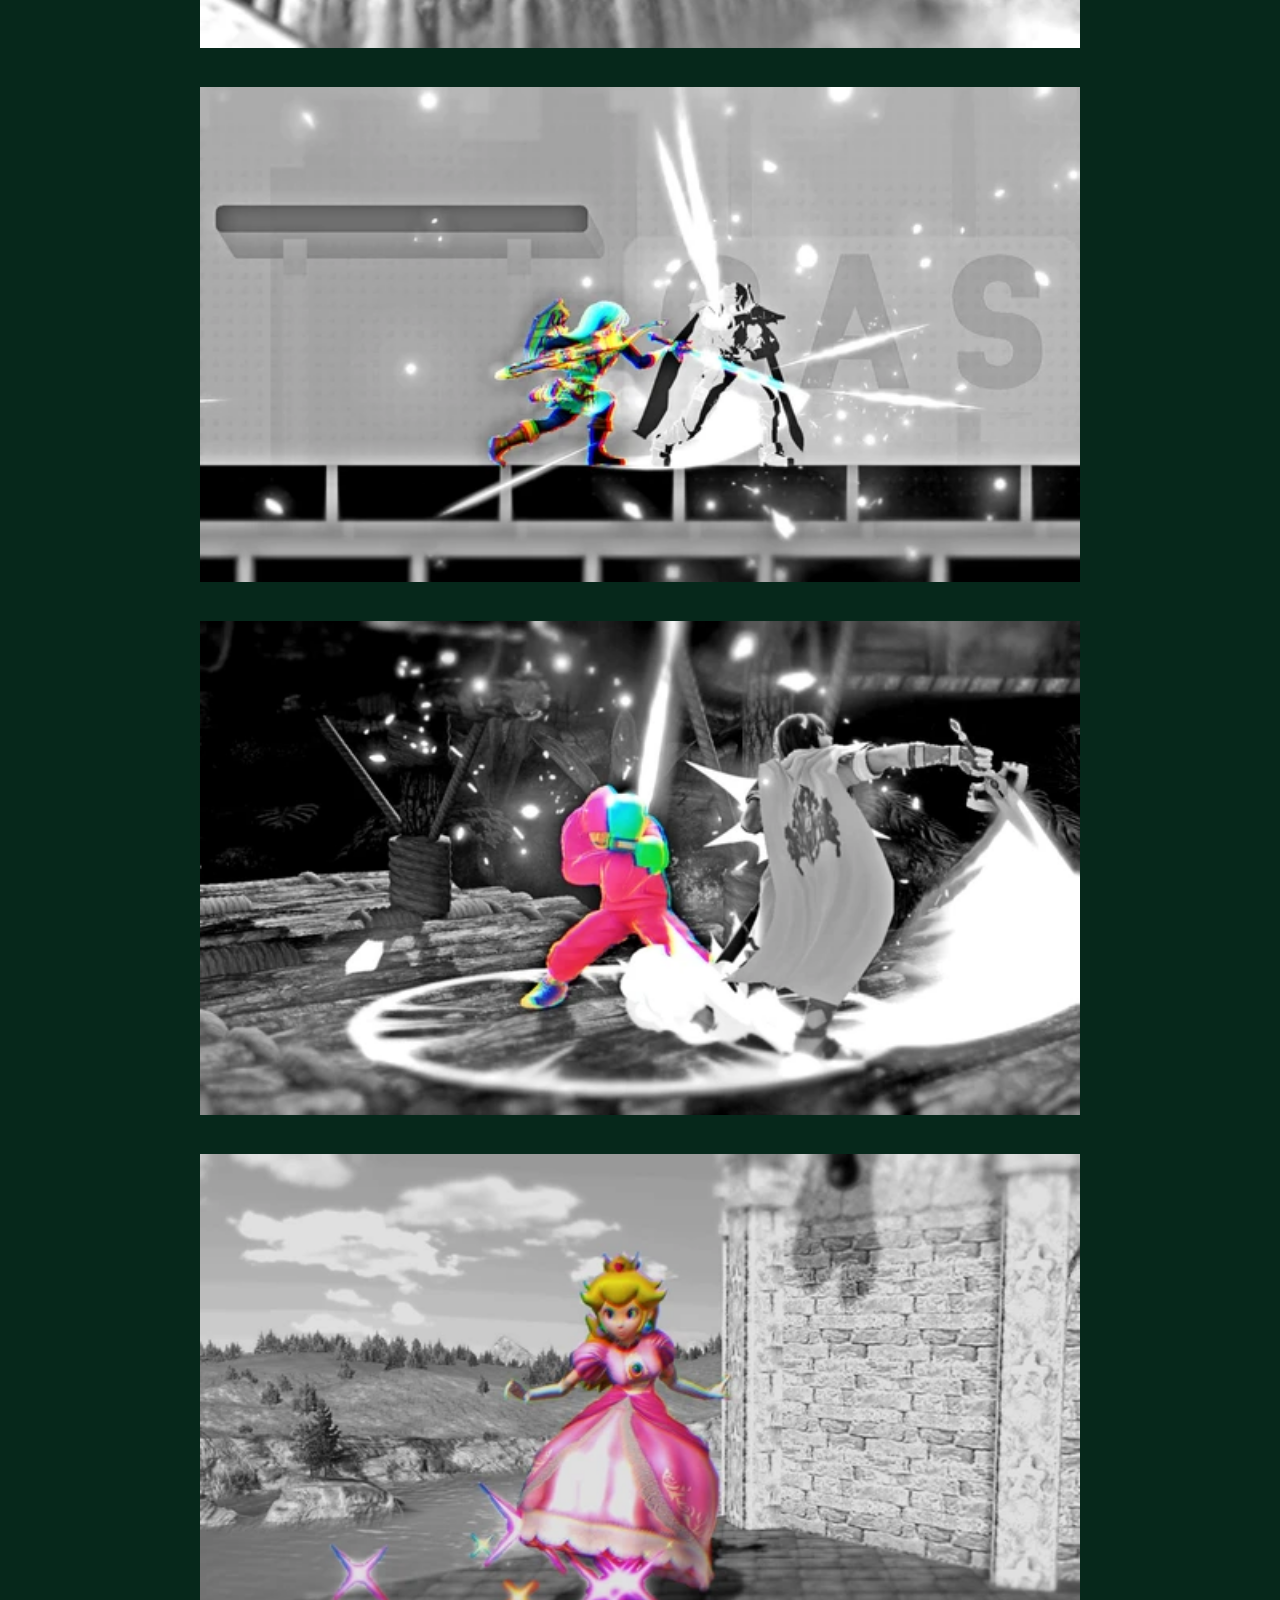
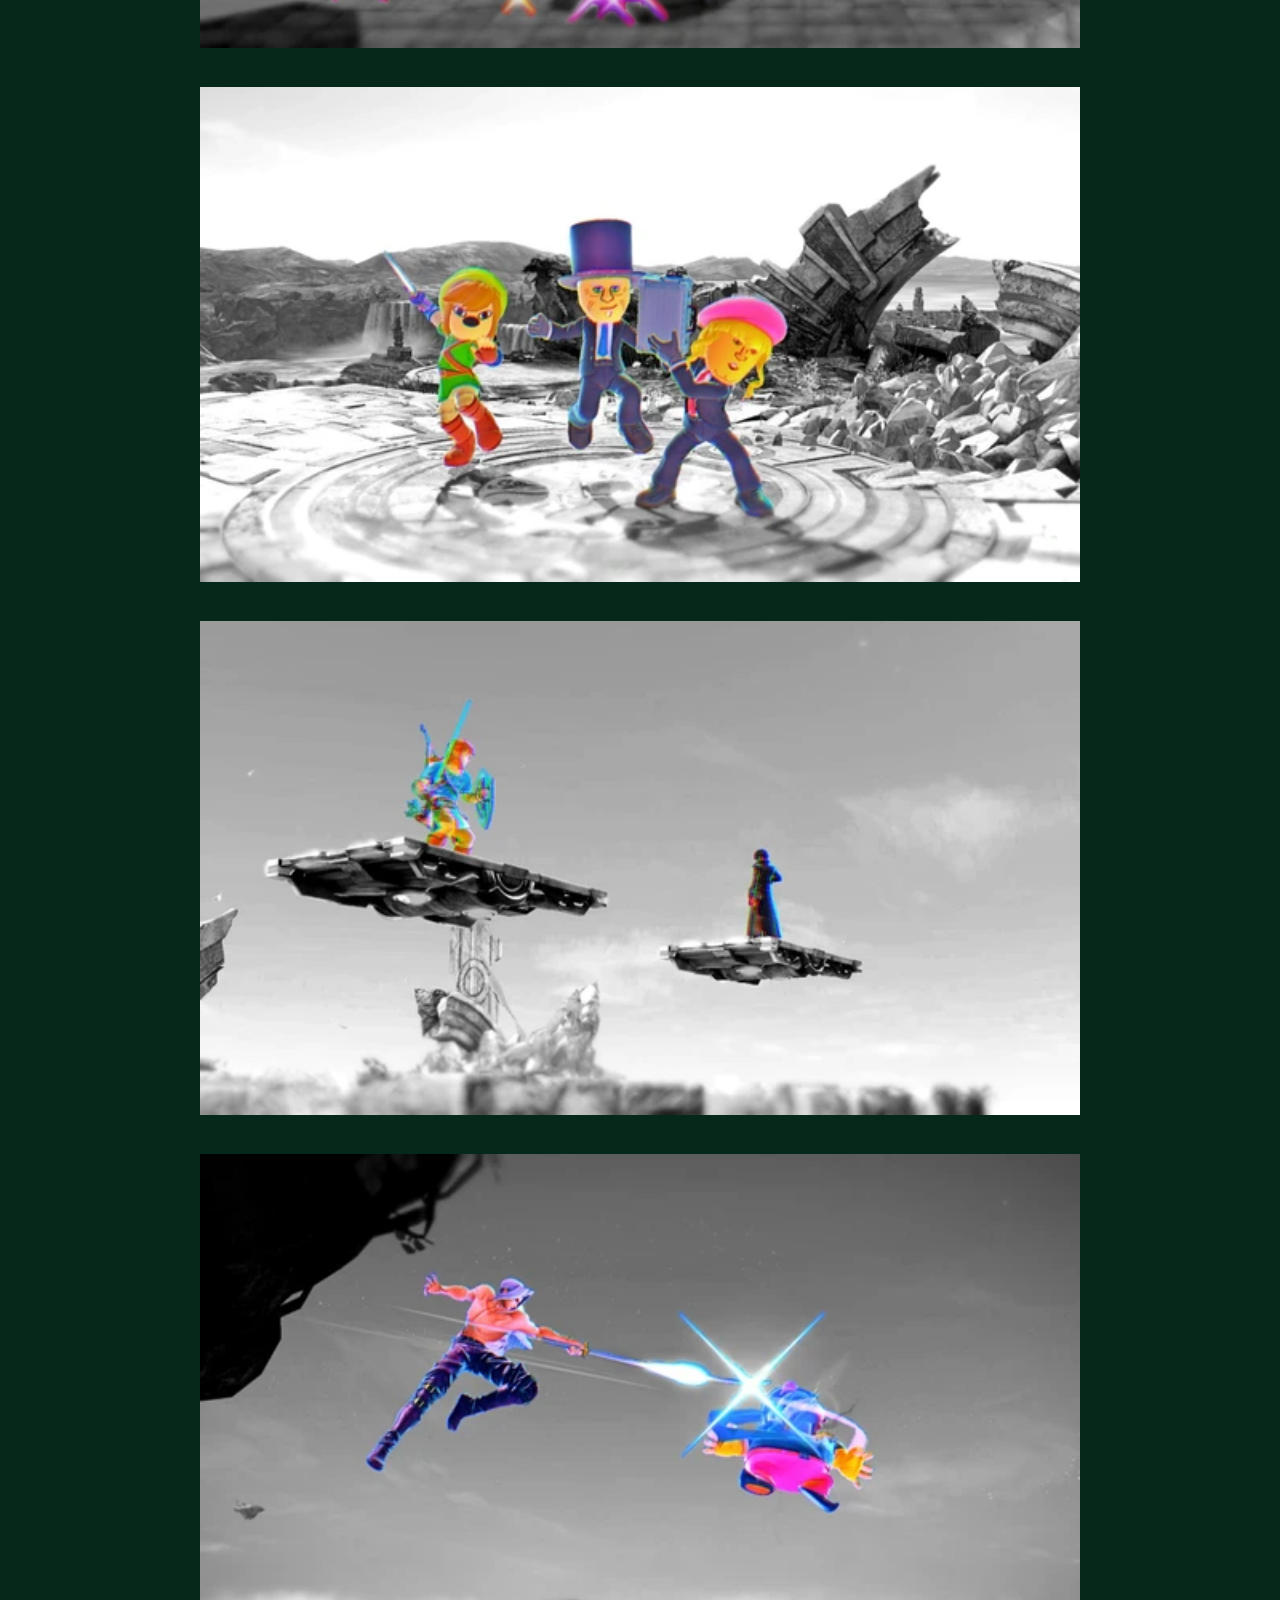
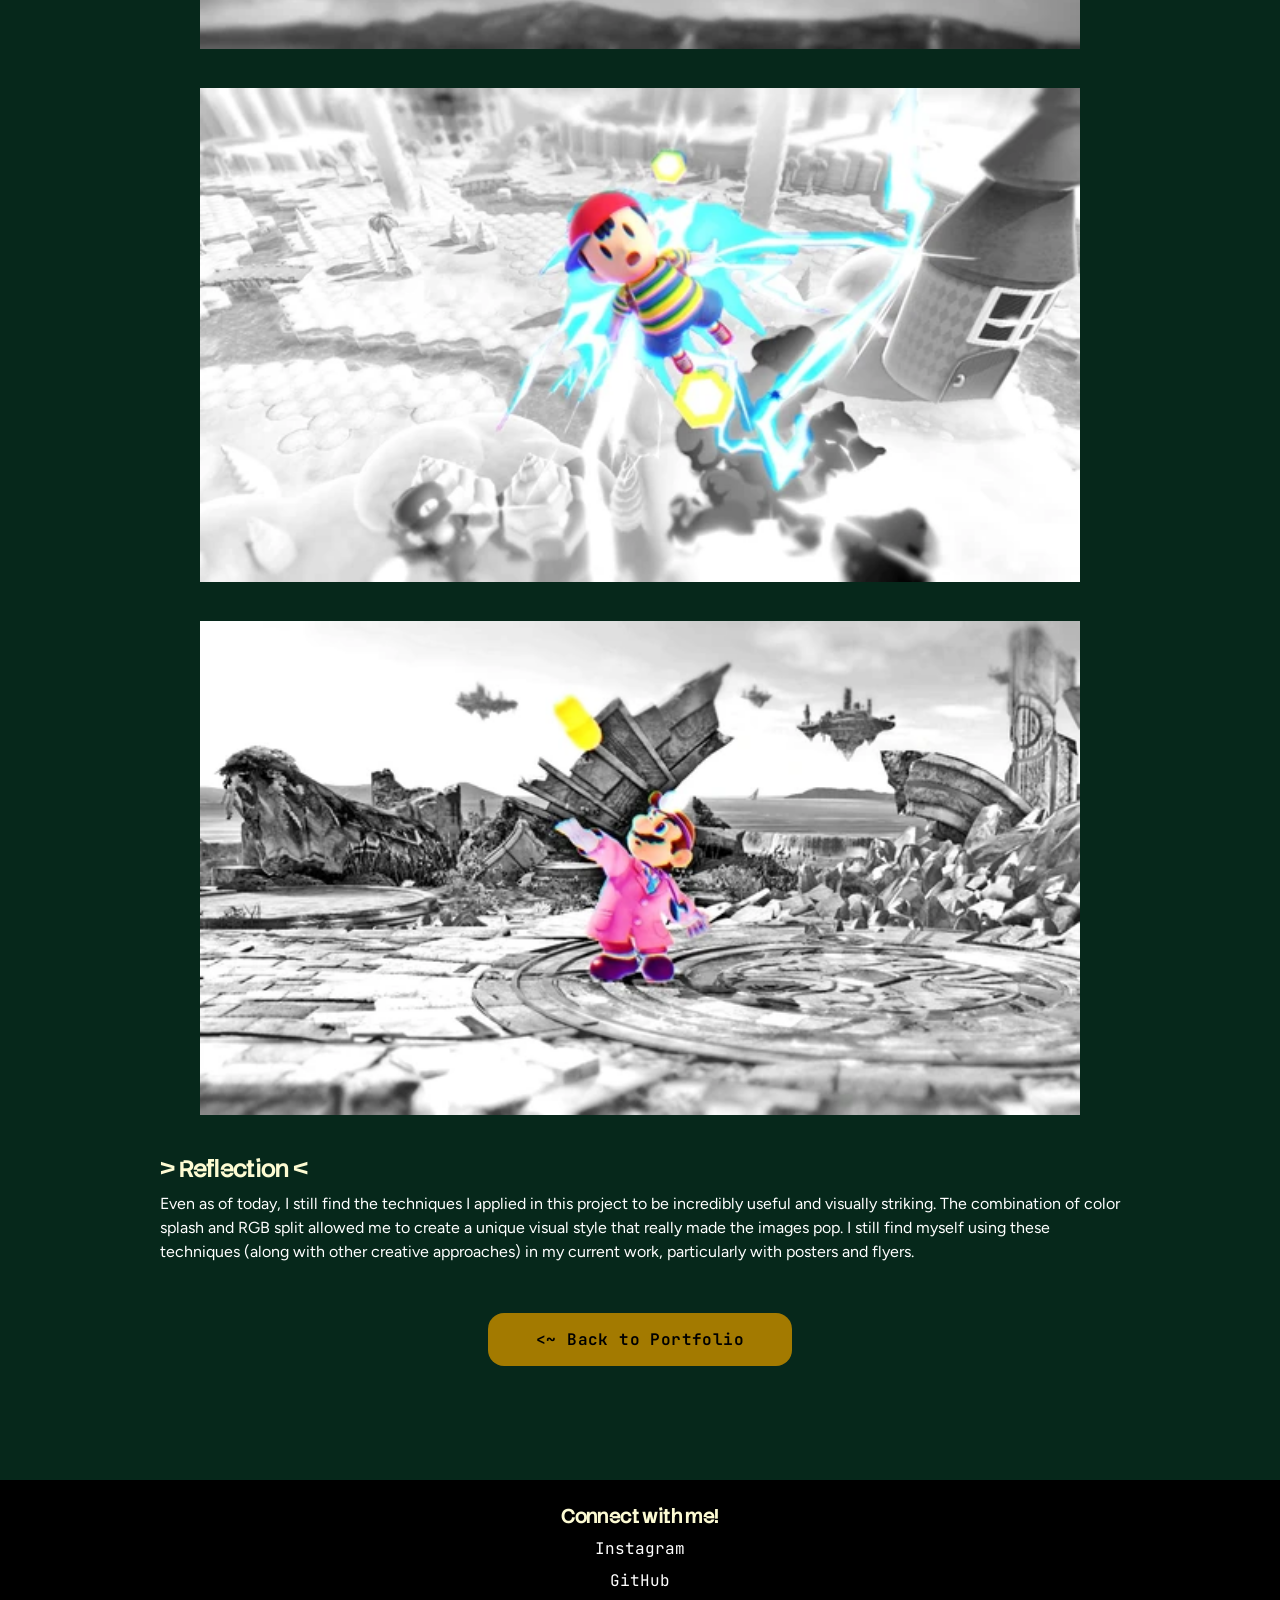
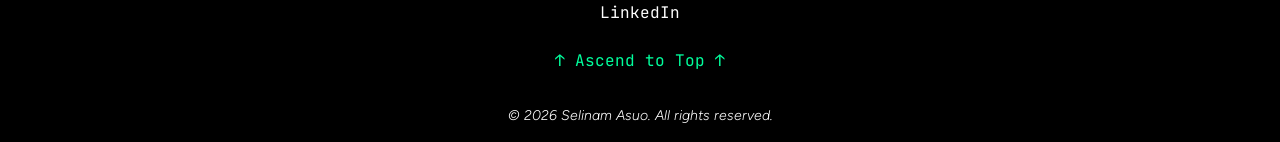
<file: projects/color-splash-smash.html>
<!DOCTYPE html>
<html lang="en">
    <head>
        <meta charset="UTF-8">
        <meta name="viewport" content="width=device-width, initial-scale=1.0">
        <title>Color Splash Smash | A New World - Selinam Asuo</title>
        <link rel="stylesheet" href="../css/normalize.css" />
        <link rel="stylesheet" href="../css/style.css" />
        <link rel="icon" type="image/svg+xml" href="../images/sitefavicon.svg"/>
    </head>
    <body id = "top">
        <header class = "site-header">
            <nav class = "primary-nav" aria-label="Primary">
                <a href="../index.html" class="logo-link">
                    <img src="../images/selinam-asuo-logo-240.png" alt="Selinam Asuo" width = "150" height = "85"/>
                </a>
                <details class = "nav-dropdown">
                    <summary class="menu-toggle" aria-label="Navigation Menu">
                        <span class="menu-bar"></span>
                        <span class="menu-bar"></span>
                        <span class="menu-bar"></span>
                    </summary>
                    <!--- AI: prompt asking how to create a dropdown nav bar menu in html — ChatGPT (GPT-5.6), 2026-11-04.
                Reviewed and adapted to match my Figma design and course scope. --->
                    <ul class = "nav-links">
                        <li><a href="../index.html">Home</a></li>
                        <li><a href="../portfolio.html" class="current">Portfolio</a></li>
                        <li><a href="../contact.html">Contact</a></li>
                    </ul>
                </details>
            </nav>
        </header>
        <main class = "project-page">
            <div class = "content-wrapper">
            <section class = "project-hero color-splash-smash-hero">
                <div class="project-hero-text">
                <h1 class = "project-page-title">Color Splash Smash</h1>
                <p class = "project-page-subtitle"><em>Carver E&amp;S</em></p>
                </div>
                <div class="hero-texture"></div>
            </section>

            <section class = "project-info">
            <dl class="project-details">
                <div class="project-detail-row">
                <dt class="project-detail-label">Role</dt>
                <dd class="project-detail-value">Photo Editor / Designer</dd>
                </div>

                <div class="project-detail-row">
                <dt class="project-detail-label">Type</dt>
                <dd class="project-detail-value">Color Splash Photography / RGB Split</dd>
                </div>

                <div class="project-detail-row">
                <dt class="project-detail-label">Date</dt>
                <dd class="project-detail-value">Apr 2022 ~> June 2022</dd>
                </div>

                <div class="project-detail-row">
                <dt class="project-detail-label">Link</dt>
                <dd class="project-detail-value"><a href="https://sites.google.com/view/selinamasuo-smashbros/home" target="_blank" rel="noopener noreferrer">Final Project / Google Site</a></dd>
                </div>
            </dl>
            </section>

            <section>
                <h2>&gt; Context &amp; Project Overview &lt;</h2>
                <p>Most of these images were part of my Intro to Computer Science final project during my freshman year of high school. All of these images were taken in Super Smash Bros. Ultimate and then edited using Pixlr.</p>
                <p>My overall goal was to use these background elements to portray the intricacies of one of my favorite videogames at the time, Super Smash Bros. Ultimate. The requirements for the project were to use Google Sites to create a multi-page website on a topic of choice. These intentionally loose requirements allowed me to explore my creativity and focus on the visual aspects of the project.</p>
            </section>

            <section>
                <h2>&gt; Techniques &lt;</h2>
                <p>Two primary photo editing techniques were used in this project: color splash and RGB split. Color splash involves converting a full-color image into black-and-white (monochrome) or sepia while keeping one or more specific elements in their original, vibrant color states to create a dramatic popout effect. RGB split involves separating the red, green, and blue channels of an image and then displacing or offsetting them slightly from one another to create a color fringe (or glitchy) effect.</p>
            </section>

            <section class = "design-gallery">
                <h2>&gt; Design Gallery &lt;</h2>

                <figure class="gallery-item">
                    <img src="../images/color-splash-smash/greninja-wallcling.webp" alt="Greninja clinging to the side of the Great Plateau Tower." width = "1080" height = "720"/>
                </figure>

                <figure class="gallery-item">
                    <img src="../images/color-splash-smash/byleth-throws-sora.webp" alt="Byleth using her forward throw to toss Sora." width = "1080" height = "720"/>
                </figure>

                <figure class="gallery-item">
                    <img src="../images/color-splash-smash/zss-blocks-younglink.webp" alt="Zero Suit Samus shields to block Young Link's boomerang attack." width = "1080" height = "720"/>
                </figure>

                <figure class="gallery-item">
                    <img src="../images/color-splash-smash/luigi-grabs-falcon.webp" alt="Luigi uses the Poltergust G-00 to grab Captain Falcon." width = "1080" height = "720"/>
                </figure>

                <figure class="gallery-item">
                    <img src="../images/color-splash-smash/wolf-tomahawks-littlemac.webp" alt="Wolf uses a backward aerial attack (with his foot) to hit Little Mac offstage." width = "1080" height = "720"/>
                </figure>

                <figure class="gallery-item">
                    <img src="../images/color-splash-smash/palutena-drags-luigi.webp" alt="Palutena uses her neutral aerial attack (staff twirl) to drag Luigi down toward the ground of the stage." width = "1080" height = "720"/>
                </figure>

                <figure class="gallery-item">
                    <img src="../images/color-splash-smash/mario-reflects-ddd.webp" alt="Mario uses a cape to reflect King Dedede's side special attack (a spiky ball)." width = "1080" height = "720"/>
                </figure>

                <figure class="gallery-item">
                    <img src="../images/color-splash-smash/wario-homerun-bat.webp" alt="Wario uses his teeth to swing the homerun bat." width = "1080" height = "720"/>
                </figure>

                <figure class="gallery-item">
                    <img src="../images/color-splash-smash/pikachu-throws-incineroar.webp" alt="Pikachu uses its upthrow to headbutt Incineroar's side and launch it into the air." width = "1080" height = "720"/>
                </figure>

                <figure class="gallery-item">
                    <img src="../images/color-splash-smash/ike-horizontal-recovery.webp" alt="Ike uses his side special (a horizontal sword dash that can be charged up) to recover from offstage." width = "1080" height = "720"/>
                </figure>

                <figure class="gallery-item">
                    <img src="../images/color-splash-smash/ike-parries-link.webp" alt="Ike times his shield release to parry Link's attack." width = "1080" height = "720"/>
                </figure>

                <figure class="gallery-item">
                    <img src="../images/color-splash-smash/littlemac-parries-marth.webp" alt="Little Mac times his shield release to parry Marth's attack." width = "1080" height = "720"/>
                </figure>

                <figure class="gallery-item">
                    <img src="../images/color-splash-smash/peach-float.webp" alt="Princess Peach using her passive float ability." width = "1080" height = "720"/>
                </figure>

                <figure class="gallery-item">
                    <img src="../images/color-splash-smash/custom-mii-fighters.webp" alt="Custom Mii Fighters resembling a derpy Link, Joe Biden, and Donald Trump." width = "1080" height = "720"/>
                </figure>

                <figure class="gallery-item">
                    <img src="../images/color-splash-smash/link-stares-joker-down.webp" alt="As soon as the match starts, Link stares down Joker from Persona 5." width = "1080" height = "720"/>
                </figure>

                <figure class="gallery-item">
                    <img src="../images/color-splash-smash/sephiroth-stabs-wario.webp" alt="Sephiroth uses his long sword to stab Wario in an attempt to get him further offstage." width = "1080" height = "720"/>
                </figure>

                <figure class="gallery-item">
                    <img src="../images/color-splash-smash/ness-pkthunder.webp" alt="Ness hit himself with an electric ball and uses that to attack while propelling himself across the stage." width = "1080" height = "720"/>
                </figure>

                <figure class="gallery-item">
                    <img src="../images/color-splash-smash/doc-taunt.webp" alt="Dr. Mario taunts his opponent by tossing a yellow pill." width = "1080" height = "720"/>
                </figure>

            </section>

            <section>
                <h2>&gt; Reflection &lt;</h2>
                <p>Even as of today, I still find the techniques I applied in this project to be incredibly useful and visually striking. The combination of color splash and RGB split allowed me to create a unique visual style that really made the images pop. I still find myself using these techniques (along with other creative approaches) in my current work, particularly with posters and flyers.</p>
            </section>

            <p class = "project-button-wrapper"><a href="../portfolio.html" class="project-gold-button"> <~ Back to Portfolio </a></p>
            </div>
        </main>
        <footer>

            <h2>Connect with me!</h2>
            <nav class = "nav-bar" aria-label="Secondary">
                <ul class = "nav-links">
                    <li><a href="https://instagram.com/selinamasuo.sa" target="_blank" rel="noopener noreferrer">Instagram</a></li>
                    <li><a href="https://github.com/selinamasuo-sa" target="_blank" rel="noopener noreferrer">GitHub</a></li>
                    <li><a href="https://www.linkedin.com/in/selinam-asuo/" target="_blank" rel="noopener noreferrer">LinkedIn</a></li>
                </ul>
            </nav>
            <a href="#top" class="back-to-top">&uarr; Ascend to Top &uarr;</a>
            <p class = "copyright">&copy; 2026 Selinam Asuo. All rights reserved.</p>
        </footer>
    </body>
    </html>
</file>
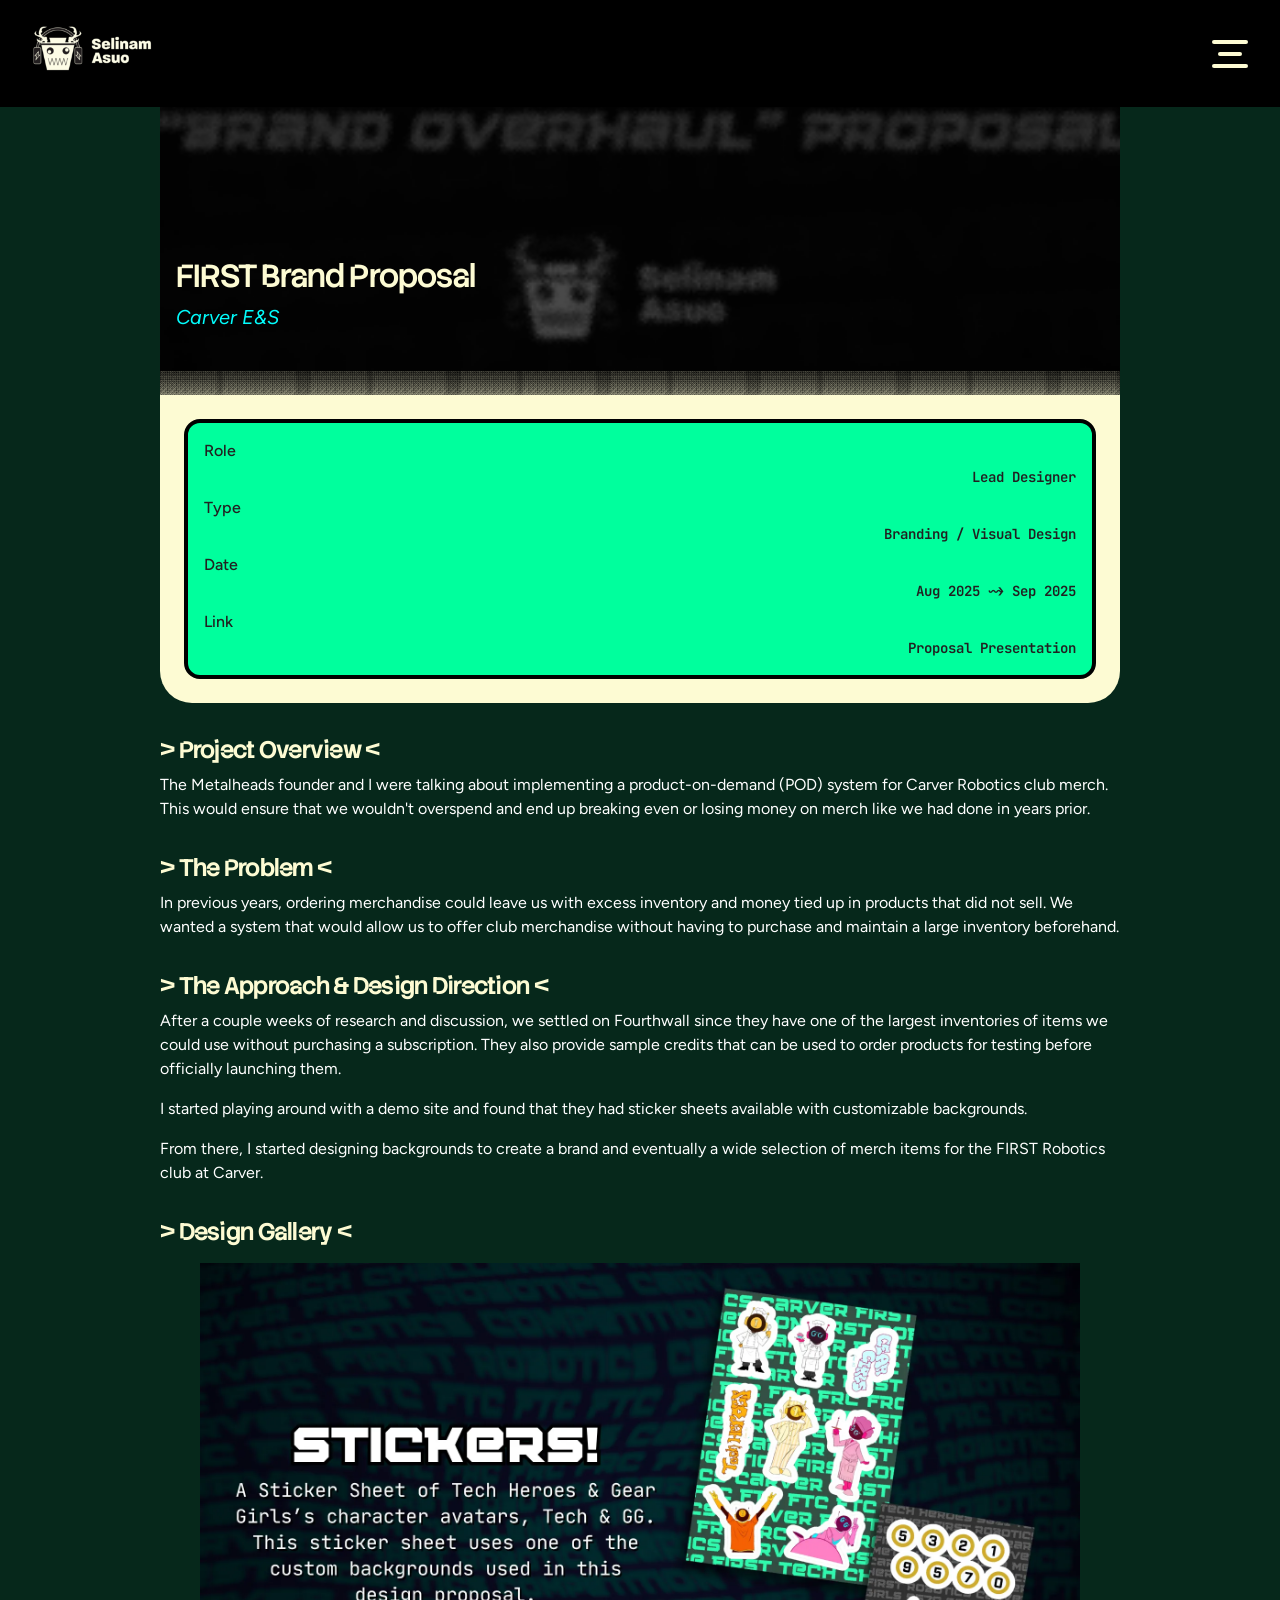
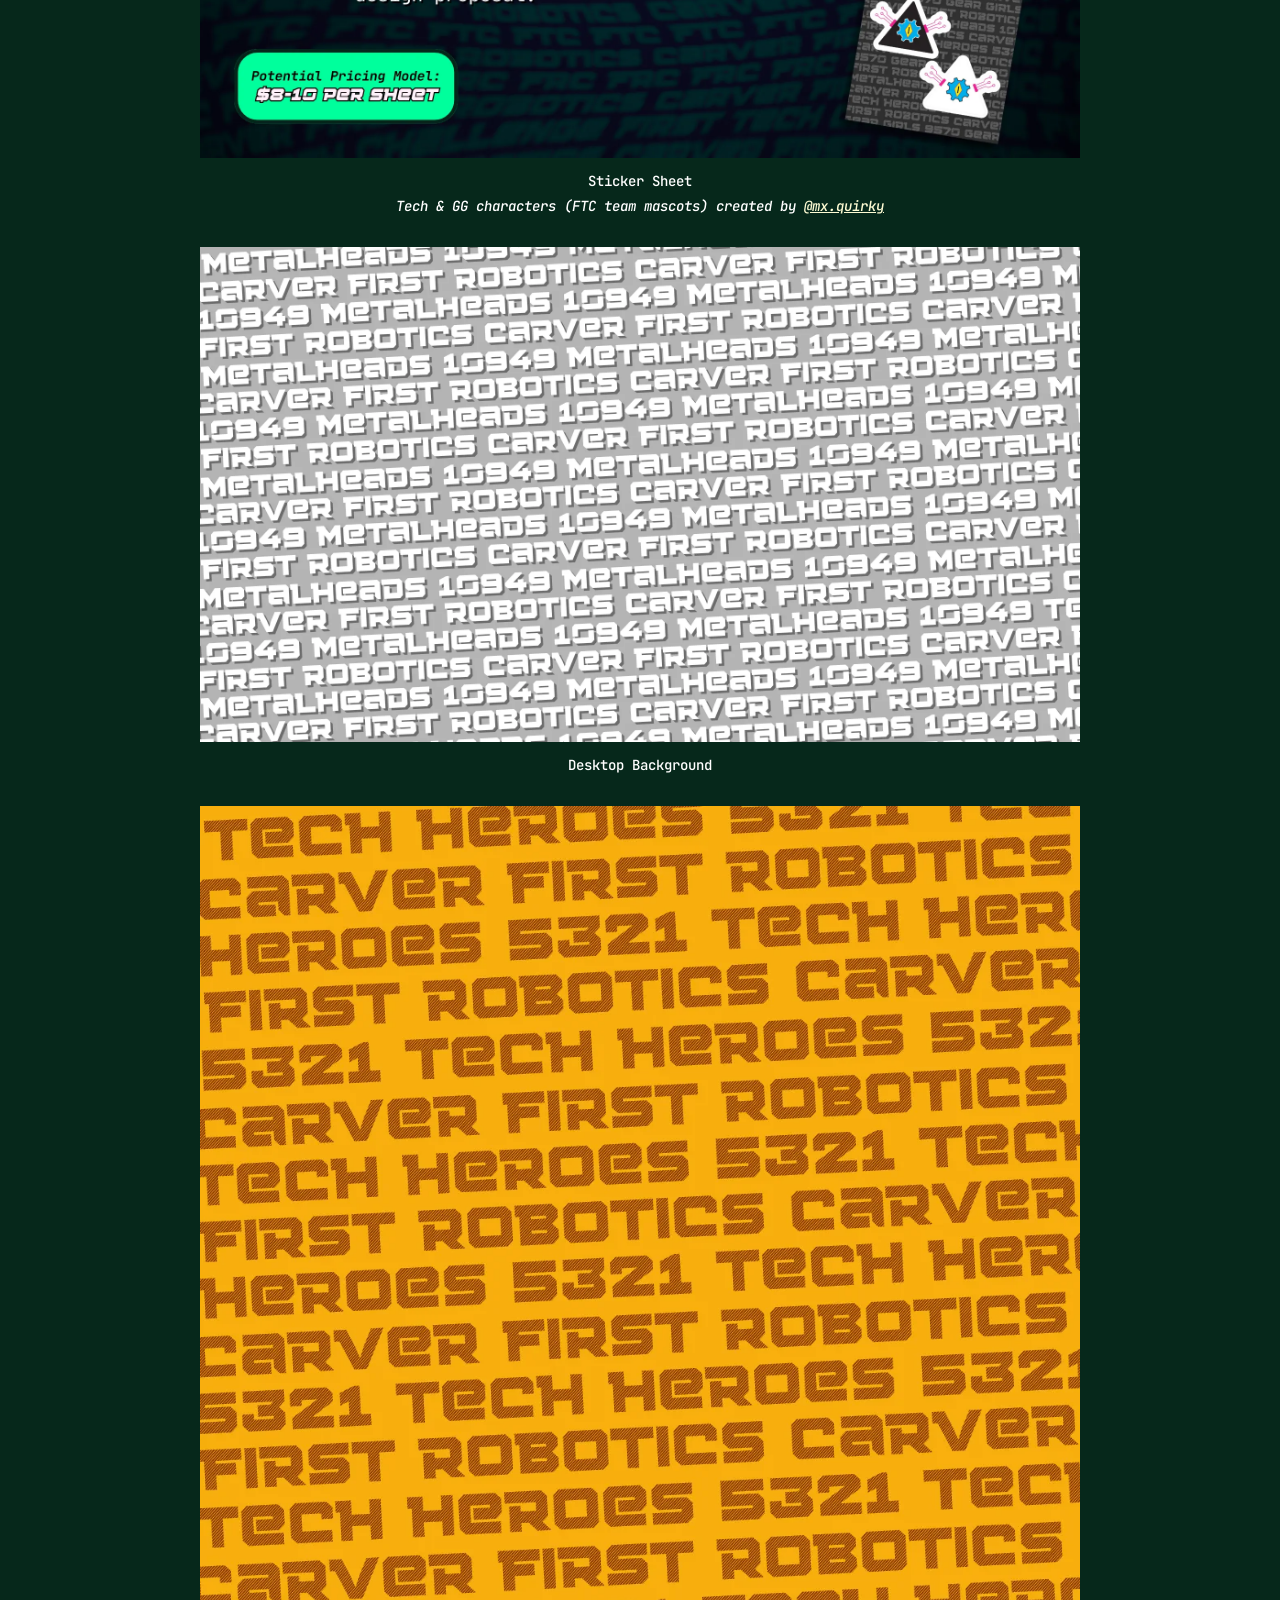
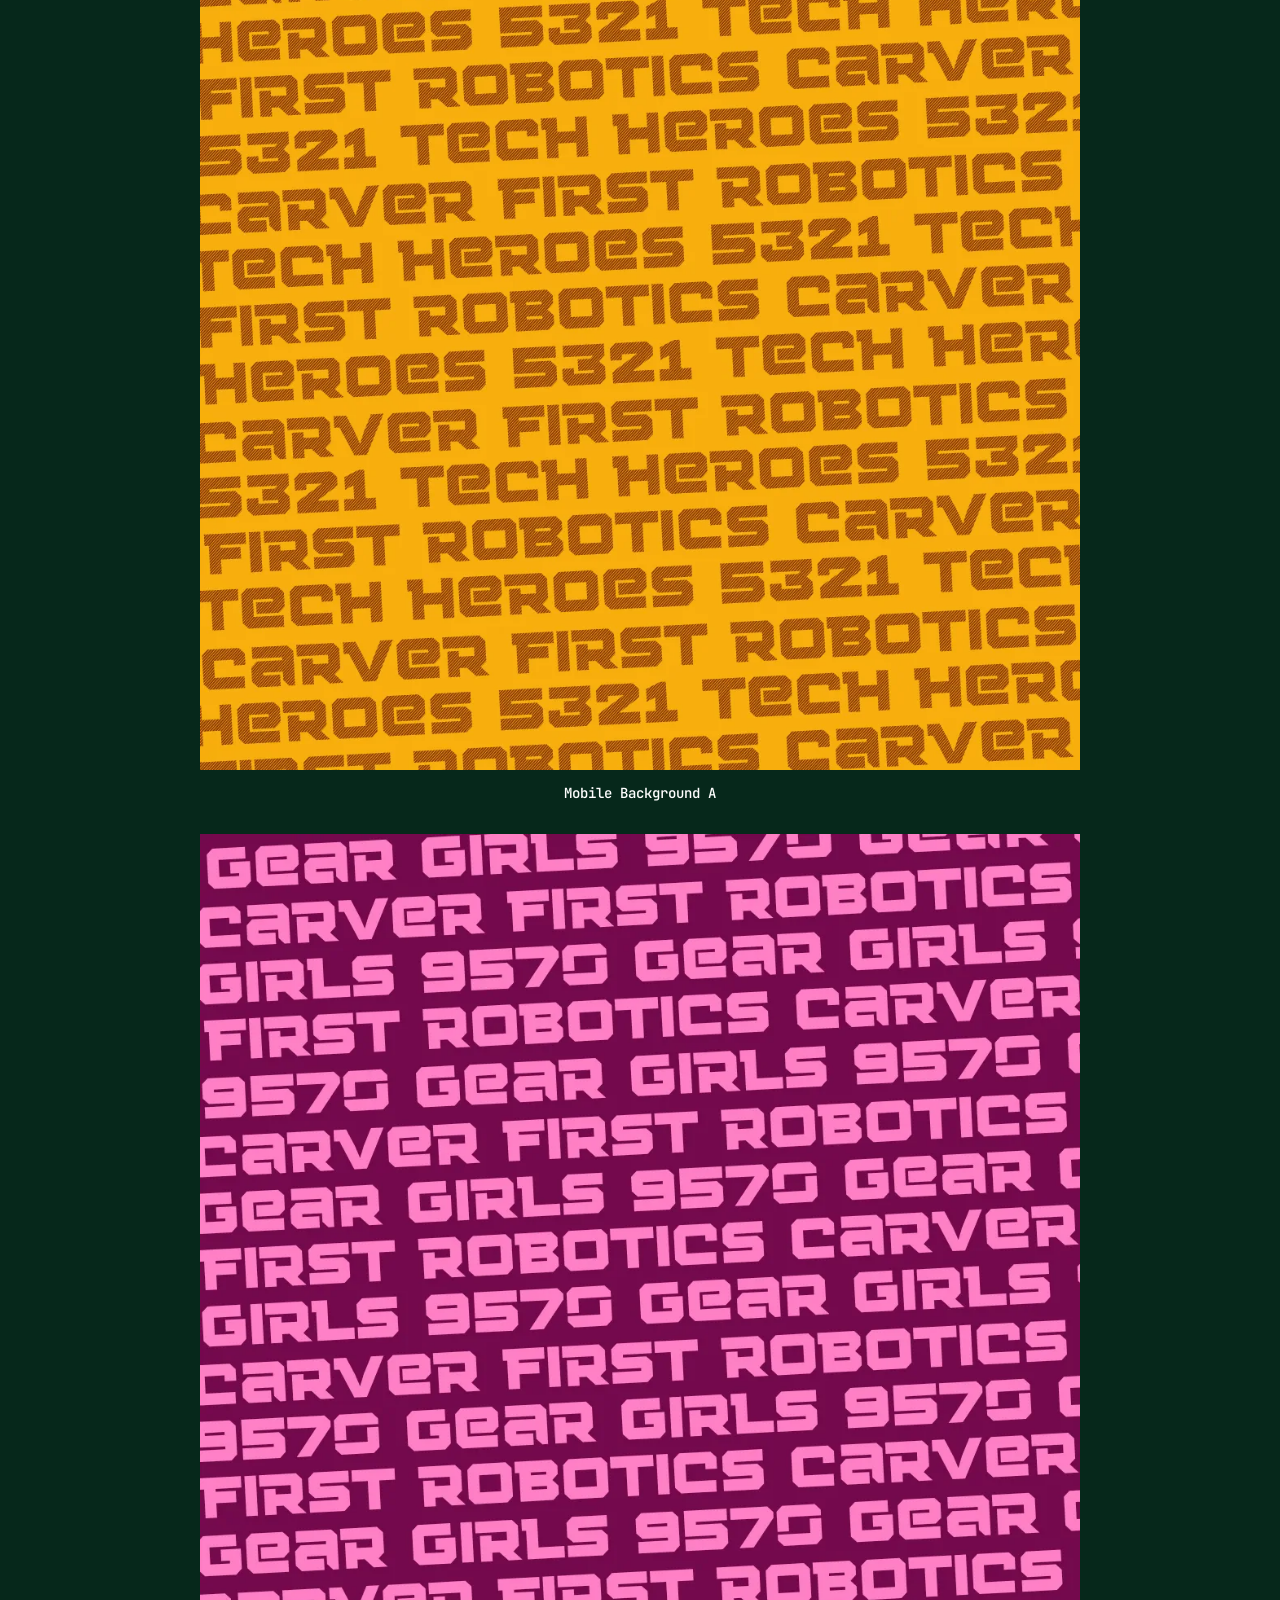
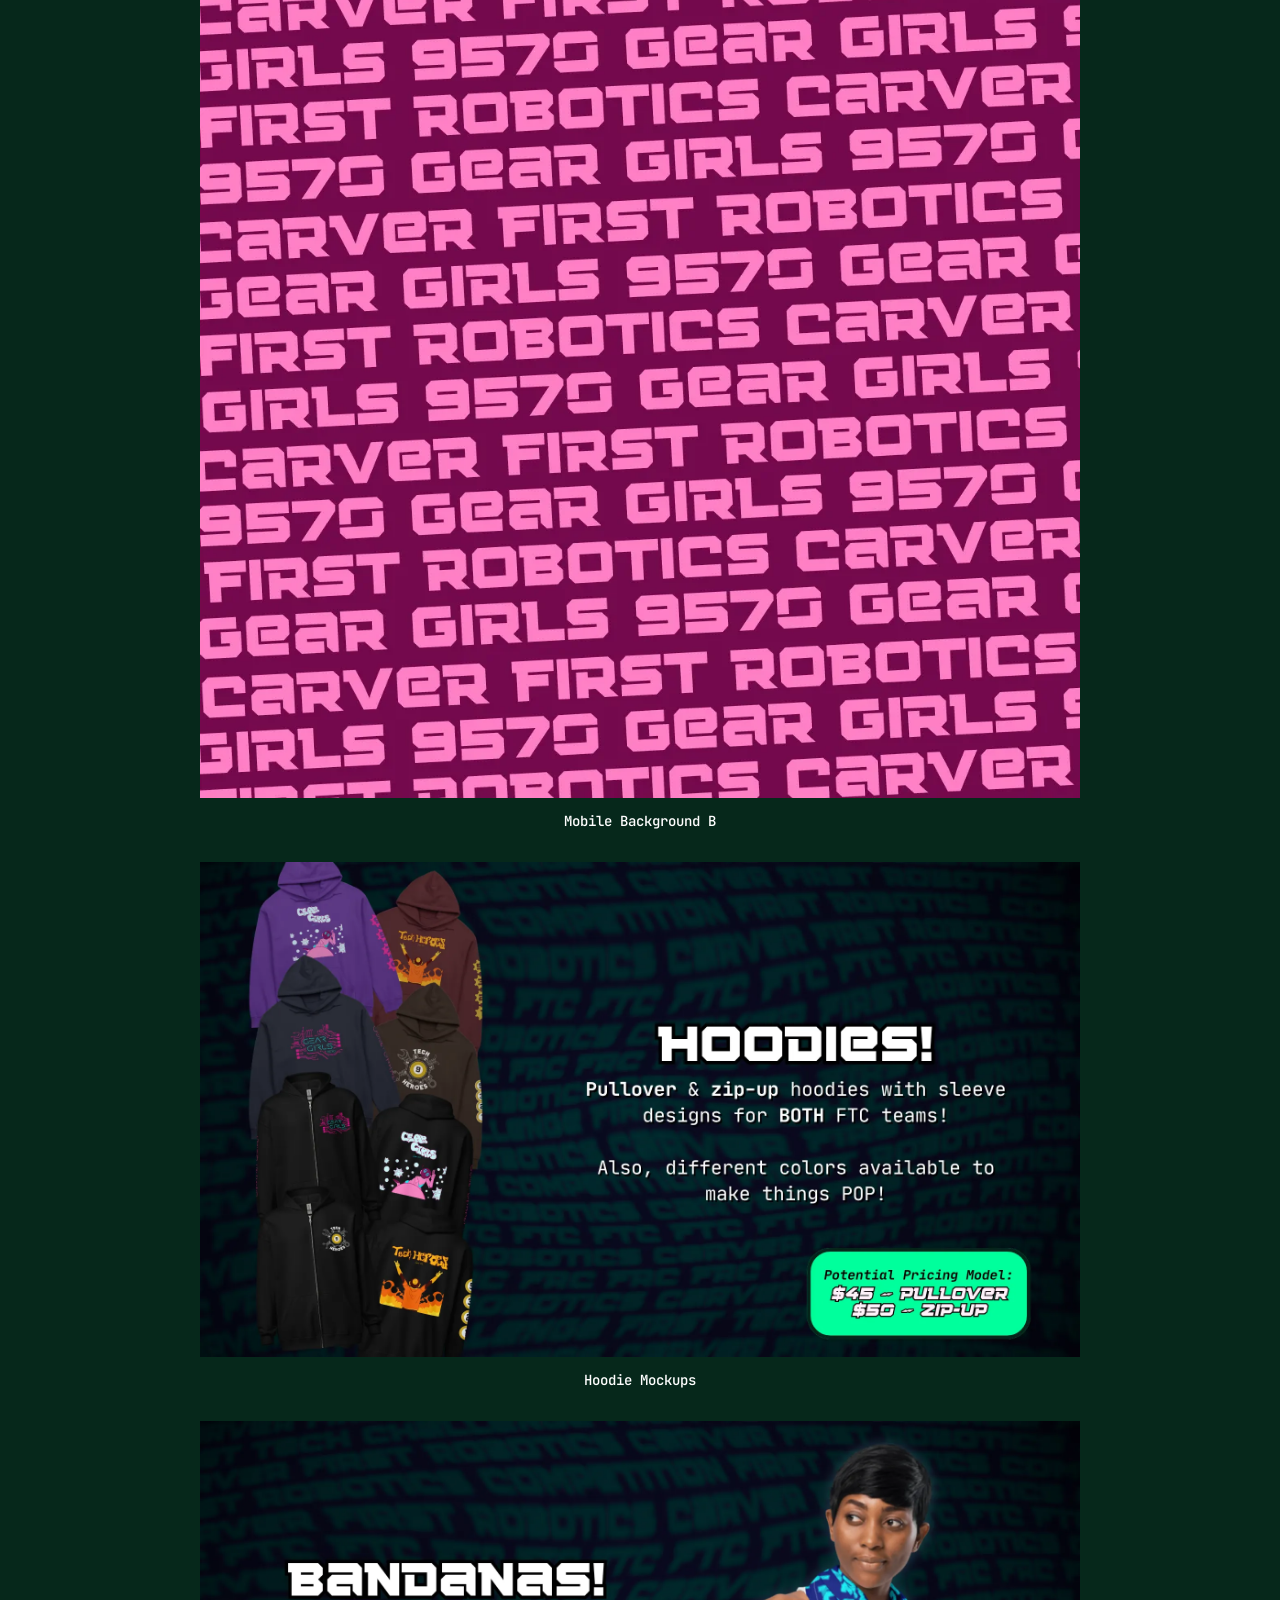
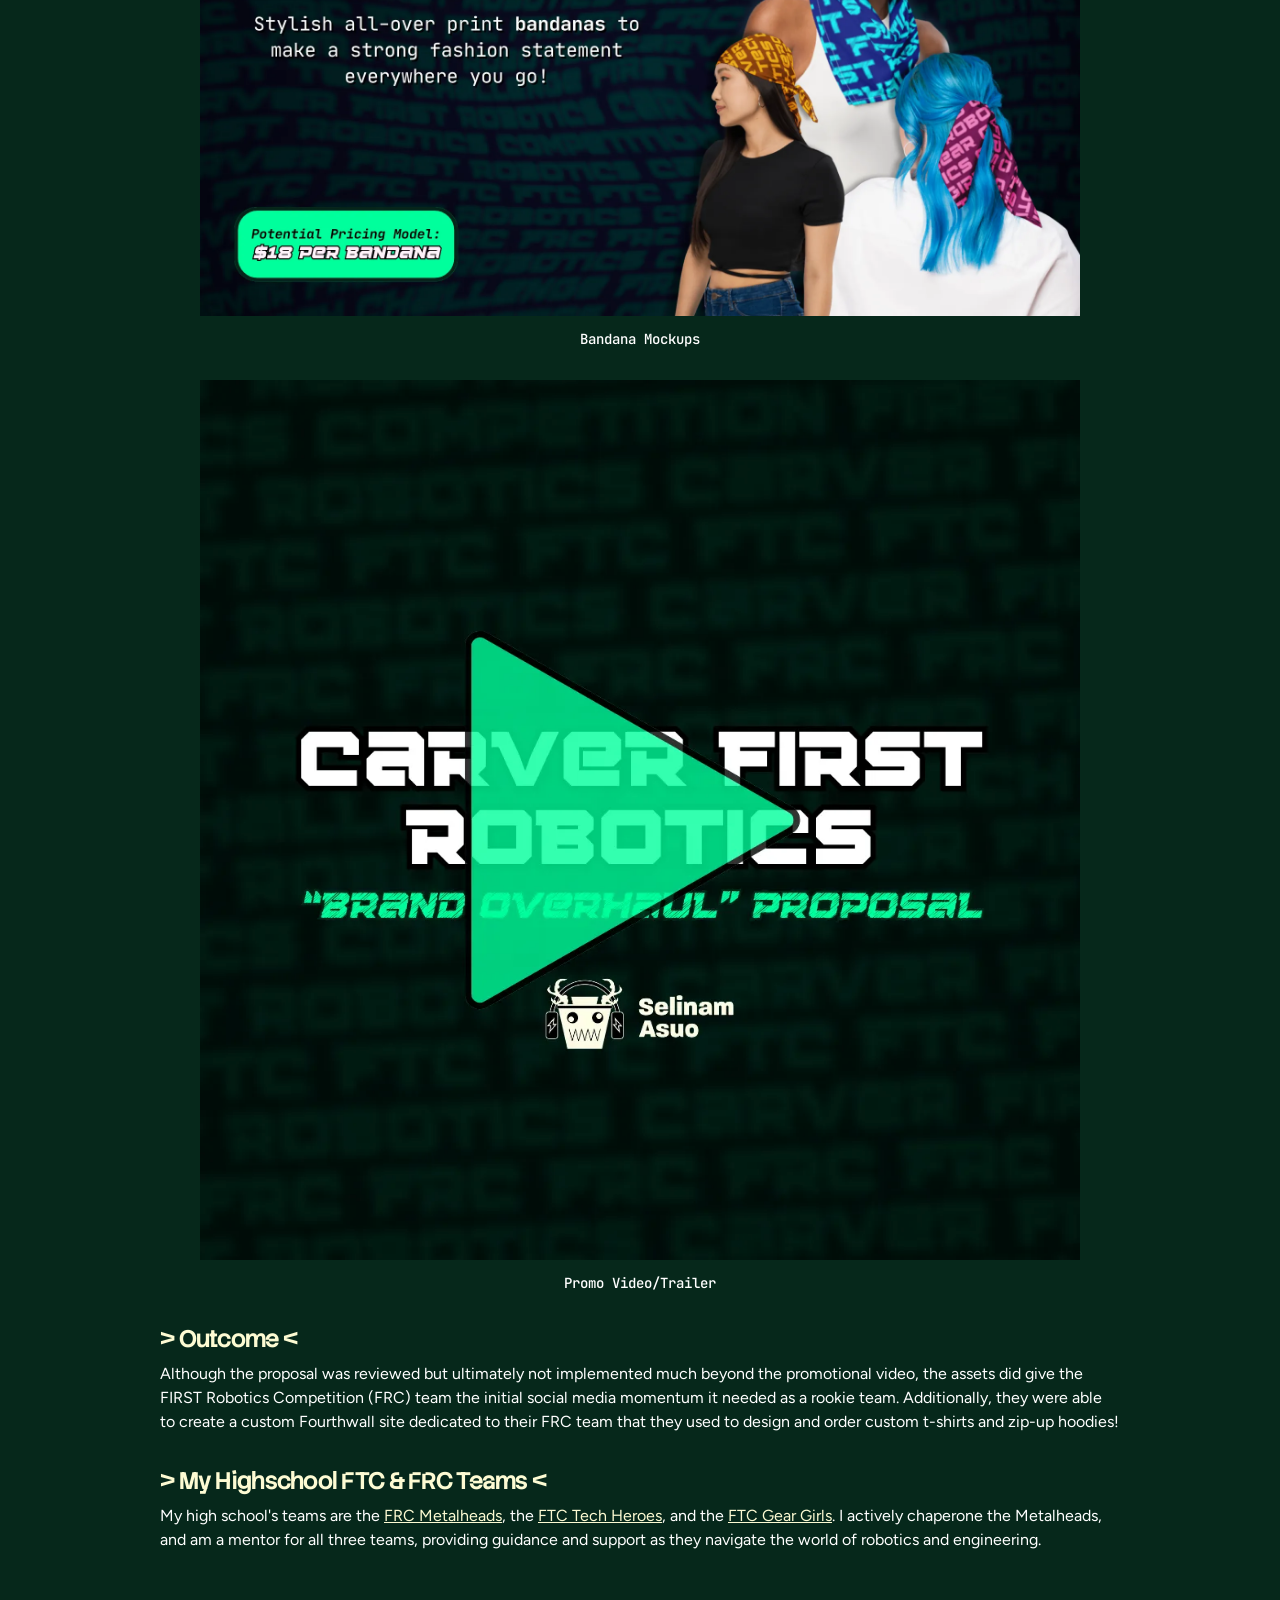
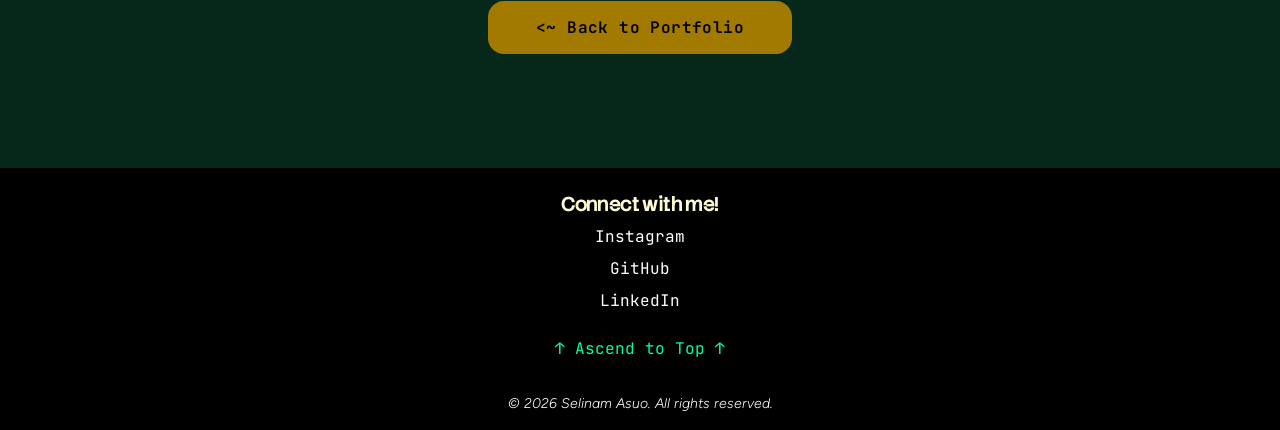
<file: projects/first-brand-proposal.html>
<!DOCTYPE html>
<html lang="en">
    <head>
        <meta charset="UTF-8">
        <meta name="viewport" content="width=device-width, initial-scale=1.0">
        <title>FIRST Brand Proposal | A New World - Selinam Asuo</title>
        <link rel="stylesheet" href="../css/normalize.css" />
        <link rel="stylesheet" href="../css/style.css" />
        <link rel="icon" type="image/svg+xml" href="../images/sitefavicon.svg"/>
    </head>
    <body id = "top">
        <header class = "site-header">
            <nav class = "primary-nav" aria-label="Primary">
                <a href="../index.html" class="logo-link">
                    <img src="../images/selinam-asuo-logo-240.png" alt="Selinam Asuo" width = "150" height = "85"/>
                </a>
                <details class = "nav-dropdown">
                    <summary class="menu-toggle" aria-label="Navigation Menu">
                        <span class="menu-bar"></span>
                        <span class="menu-bar"></span>
                        <span class="menu-bar"></span>
                    </summary>
                    <!--- AI: prompt asking how to create a dropdown nav bar menu in html — ChatGPT (GPT-5.6), 2026-11-04.
                Reviewed and adapted to match my Figma design and course scope. --->
                    <ul class = "nav-links">
                        <li><a href="../index.html">Home</a></li>
                        <li><a href="../portfolio.html" class="current">Portfolio</a></li>
                        <li><a href="../contact.html">Contact</a></li>
                    </ul>
                </details>
            </nav>
        </header>
        <main class = "project-page">
            <div class = "content-wrapper">
            <section class = "project-hero first-brand-proposal-hero">
                <div class="project-hero-text">
                    <h1 class = "project-page-title">FIRST Brand Proposal</h1>
                    <p class = "project-page-subtitle"><em>Carver E&amp;S</em></p>
                </div>
                <div class="hero-texture"></div>
            </section>

            <section class = "project-info">
            <dl class="project-details">
                <div class="project-detail-row">
                    <dt class="project-detail-label">Role</dt>
                    <dd class="project-detail-value">Lead Designer</dd>
                </div>

                <div class="project-detail-row">
                    <dt class="project-detail-label">Type</dt>
                    <dd class="project-detail-value">Branding / Visual Design</dd>
                </div>

                <div class="project-detail-row">
                    <dt class="project-detail-label">Date</dt>
                    <dd class="project-detail-value">Aug 2025 ~> Sep 2025</dd>
                </div>

                <div class="project-detail-row">
                    <dt class="project-detail-label">Link</dt>
                    <dd class="project-detail-value"><a href="https://canva.link/7g3nmm038okqxo7" target="_blank" rel="noopener noreferrer">Proposal Presentation</a></dd>
                </div>
            </dl>
            </section>

            <section>
                <h2>&gt; Project Overview &lt;</h2>
                <p>The Metalheads founder and I were talking about implementing a product-on-demand (POD) system for Carver Robotics club merch. This would ensure that we wouldn't overspend and end up breaking even or losing money on merch like we had done in years prior.</p>
            </section>

            <section>
                <h2>&gt; The Problem &lt;</h2>
                <p>In previous years, ordering merchandise could leave us with excess inventory and money tied up in products that did not sell. We wanted a system that would allow us to offer club merchandise without having to purchase and maintain a large inventory beforehand.</p>
            </section>

            <section>
                <h2>&gt; The Approach &amp; Design Direction &lt;</h2>
                <p>After a couple weeks of research and discussion, we settled on Fourthwall since they have one of the largest inventories of items we could use without purchasing a subscription. They also provide sample credits that can be used to order products for testing before officially launching them.</p>
                <p>I started playing around with a demo site and found that they had sticker sheets available with customizable backgrounds.</p>
                <p>From there, I started designing backgrounds to create a brand and eventually a wide selection of merch items for the FIRST Robotics club at Carver.</p>
            </section>

            <section class = "design-gallery">
                <h2>&gt; Design Gallery &lt;</h2>

                <figure class="gallery-item">
                    <img src="../images/first-brand-proposal/sticker-sheet-mockups.webp" alt="Sticker sheet design featuring the Carver robotics mascots." width = "1080" height = "720"/>
                    <figcaption>Sticker Sheet<br><div class="figcap-description">Tech &amp; GG characters (FTC team mascots) created by <a href="https://mxquirky.carrd.co" target="_blank" rel="noopener noreferrer">@mx.quirky</a></div></figcaption>
                </figure>

                <figure class="gallery-item">
                    <img src="../images/first-brand-proposal/desktop-background.webp" alt="Desktop background design with FRC Metalheads color scheme." width = "1080" height = "720"/>
                    <figcaption>Desktop Background</figcaption>
                </figure>

                <figure class="gallery-item">
                    <img src="../images/first-brand-proposal/mobile-background-a.webp" alt="Mobile background design with FTC Tech Heroes color scheme." width = "1080" height = "1080"/>
                    <figcaption>Mobile Background A</figcaption>
                </figure>

                <figure class="gallery-item">
                    <img src="../images/first-brand-proposal/mobile-background-b.webp" alt="Mobile background design with FTC Gear Girls color scheme." width = "1080" height = "1080"/>
                    <figcaption>Mobile Background B</figcaption>
                </figure>

                <figure class="gallery-item">
                    <img src="../images/first-brand-proposal/hoodie-mockups.webp" alt="Hoodie mockups with FTC Tech Heroes and Gear Girls designs." width = "1080" height = "720"/>
                    <figcaption>Hoodie Mockups</figcaption>
                </figure>

                <figure class="gallery-item">
                    <img src="../images/first-brand-proposal/bandana-mockups.webp" alt="Bandana mockups with FTC Tech Heroes and Gear Girls designs." width = "1080" height = "720"/>
                    <figcaption>Bandana Mockups</figcaption>
                </figure>

                <figure class="gallery-item">
                    <a href = "https://www.instagram.com/p/DOB-W8vDGdu/" target="_blank" rel="noopener noreferrer">
                        <img src="../images/first-brand-proposal/promo-trailer-preview.webp" alt="A preview of the Instagram promo trailer dedicated to the FRC Metalheads for their rookie season." width = "1080" height = "1080"/>
                    </a>
                    <figcaption>Promo Video/Trailer</figcaption>
                </figure>
            </section>

            <section>
                <h2>&gt; Outcome &lt;</h2>
                <p>Although the proposal was reviewed but ultimately not implemented much beyond the promotional video, the assets did give the FIRST Robotics Competition (FRC) team the initial social media momentum it needed as a rookie team. Additionally, they were able to create a custom Fourthwall site dedicated to their FRC team that they used to design and order custom t-shirts and zip-up hoodies!</p>
            </section>

            <section>
                <h2>&gt; My Highschool FTC &amp; FRC Teams &lt;</h2>
                <p>My high school&apos;s teams are the <a href="https://instagram.com/metalheads.frc" target="_blank" rel="noopener noreferrer">FRC Metalheads</a>, the <a href="https://instagram.com/tech.heroes.5321" target="_blank" rel="noopener noreferrer">FTC Tech Heroes</a>, and the <a href="https://instagram.com/ftcgeargirls" target="_blank" rel="noopener noreferrer">FTC Gear Girls</a>. I actively chaperone the Metalheads, and am a mentor for all three teams, providing guidance and support as they navigate the world of robotics and engineering.</p>
            </section>

            <p class = "project-button-wrapper"><a href="../portfolio.html" class="project-gold-button"> <~ Back to Portfolio </a></p>
            </div>
        </main>
        <footer>

            <h2>Connect with me!</h2>
            <nav class = "nav-bar" aria-label="Secondary">
                <ul class = "nav-links">
                    <li><a href="https://instagram.com/selinamasuo.sa" target="_blank" rel="noopener noreferrer">Instagram</a></li>
                    <li><a href="https://github.com/selinamasuo-sa" target="_blank" rel="noopener noreferrer">GitHub</a></li>
                    <li><a href="https://www.linkedin.com/in/selinam-asuo/" target="_blank" rel="noopener noreferrer">LinkedIn</a></li>
                </ul>
            </nav>
            <a href="#top" class="back-to-top">&uarr; Ascend to Top &uarr;</a>
            <p class = "copyright">&copy; 2026 Selinam Asuo. All rights reserved.</p>
        </footer>
    </body>
    </html>
</file>
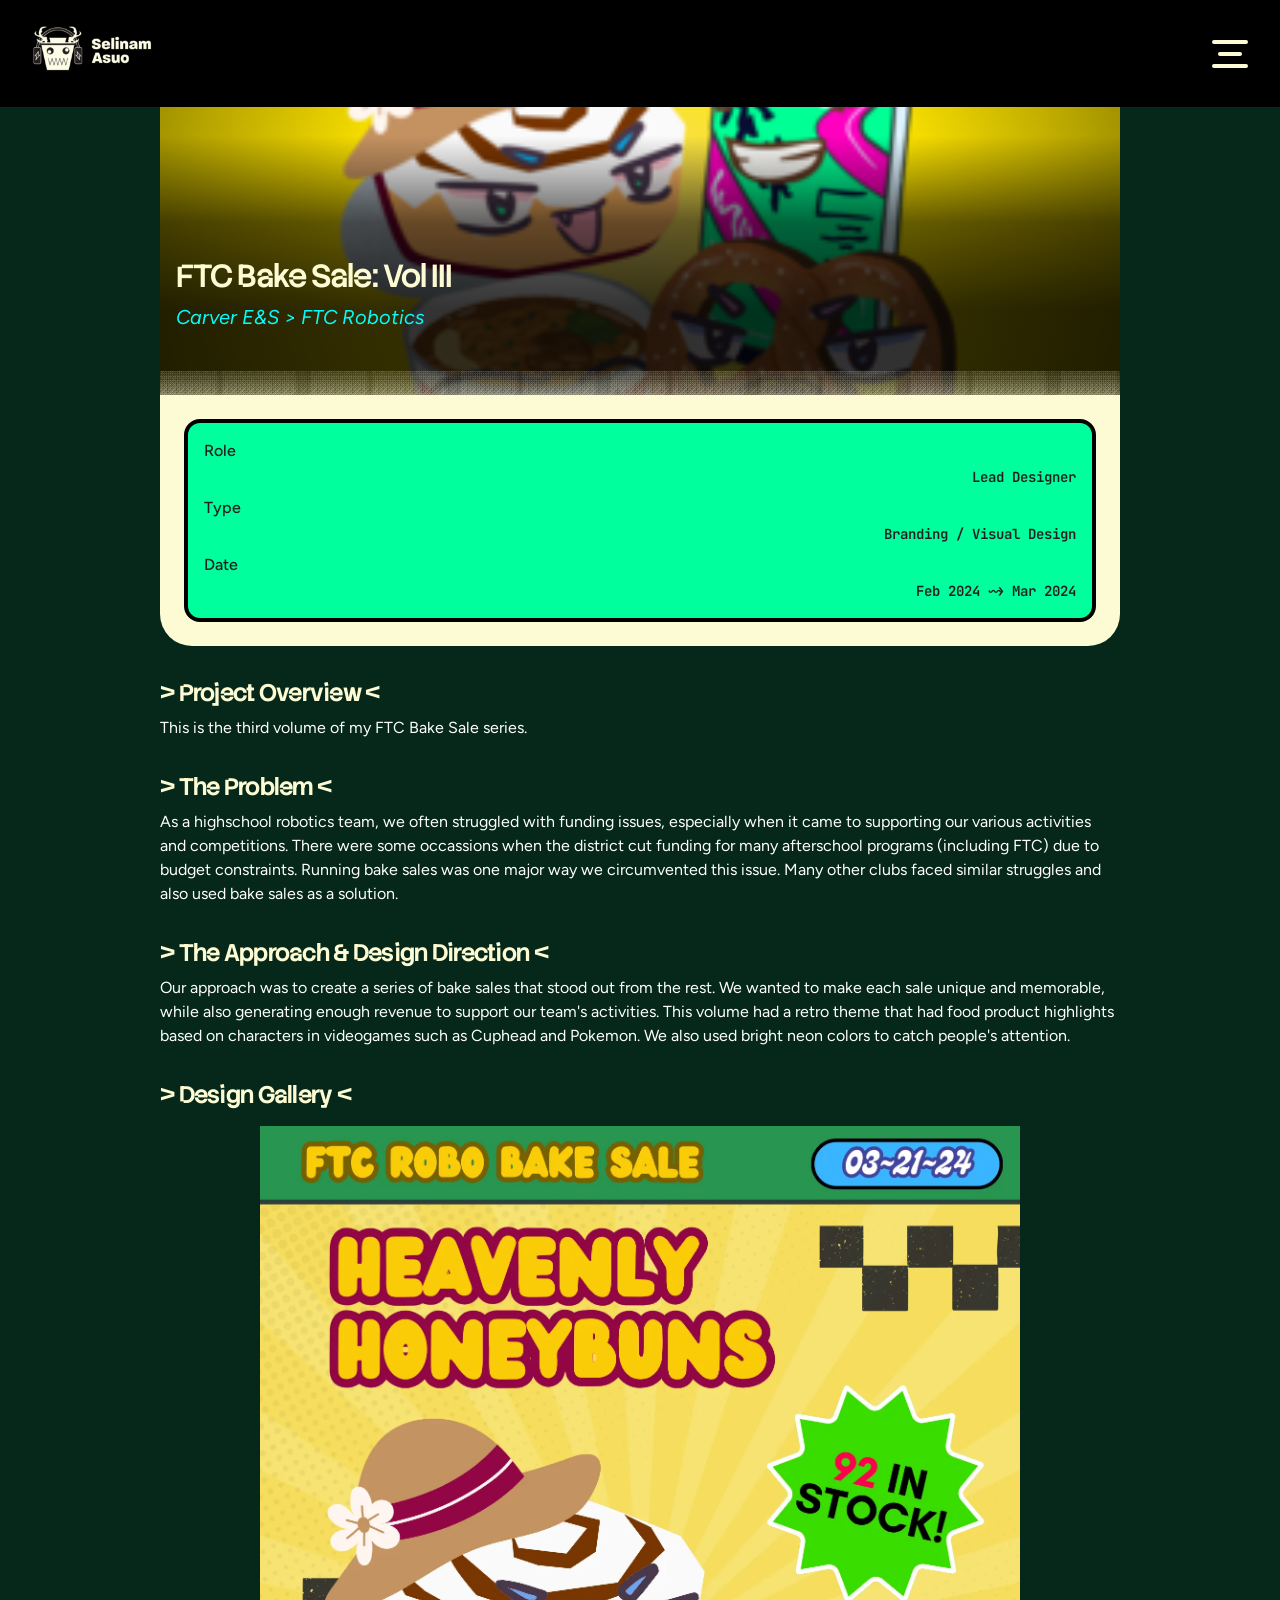
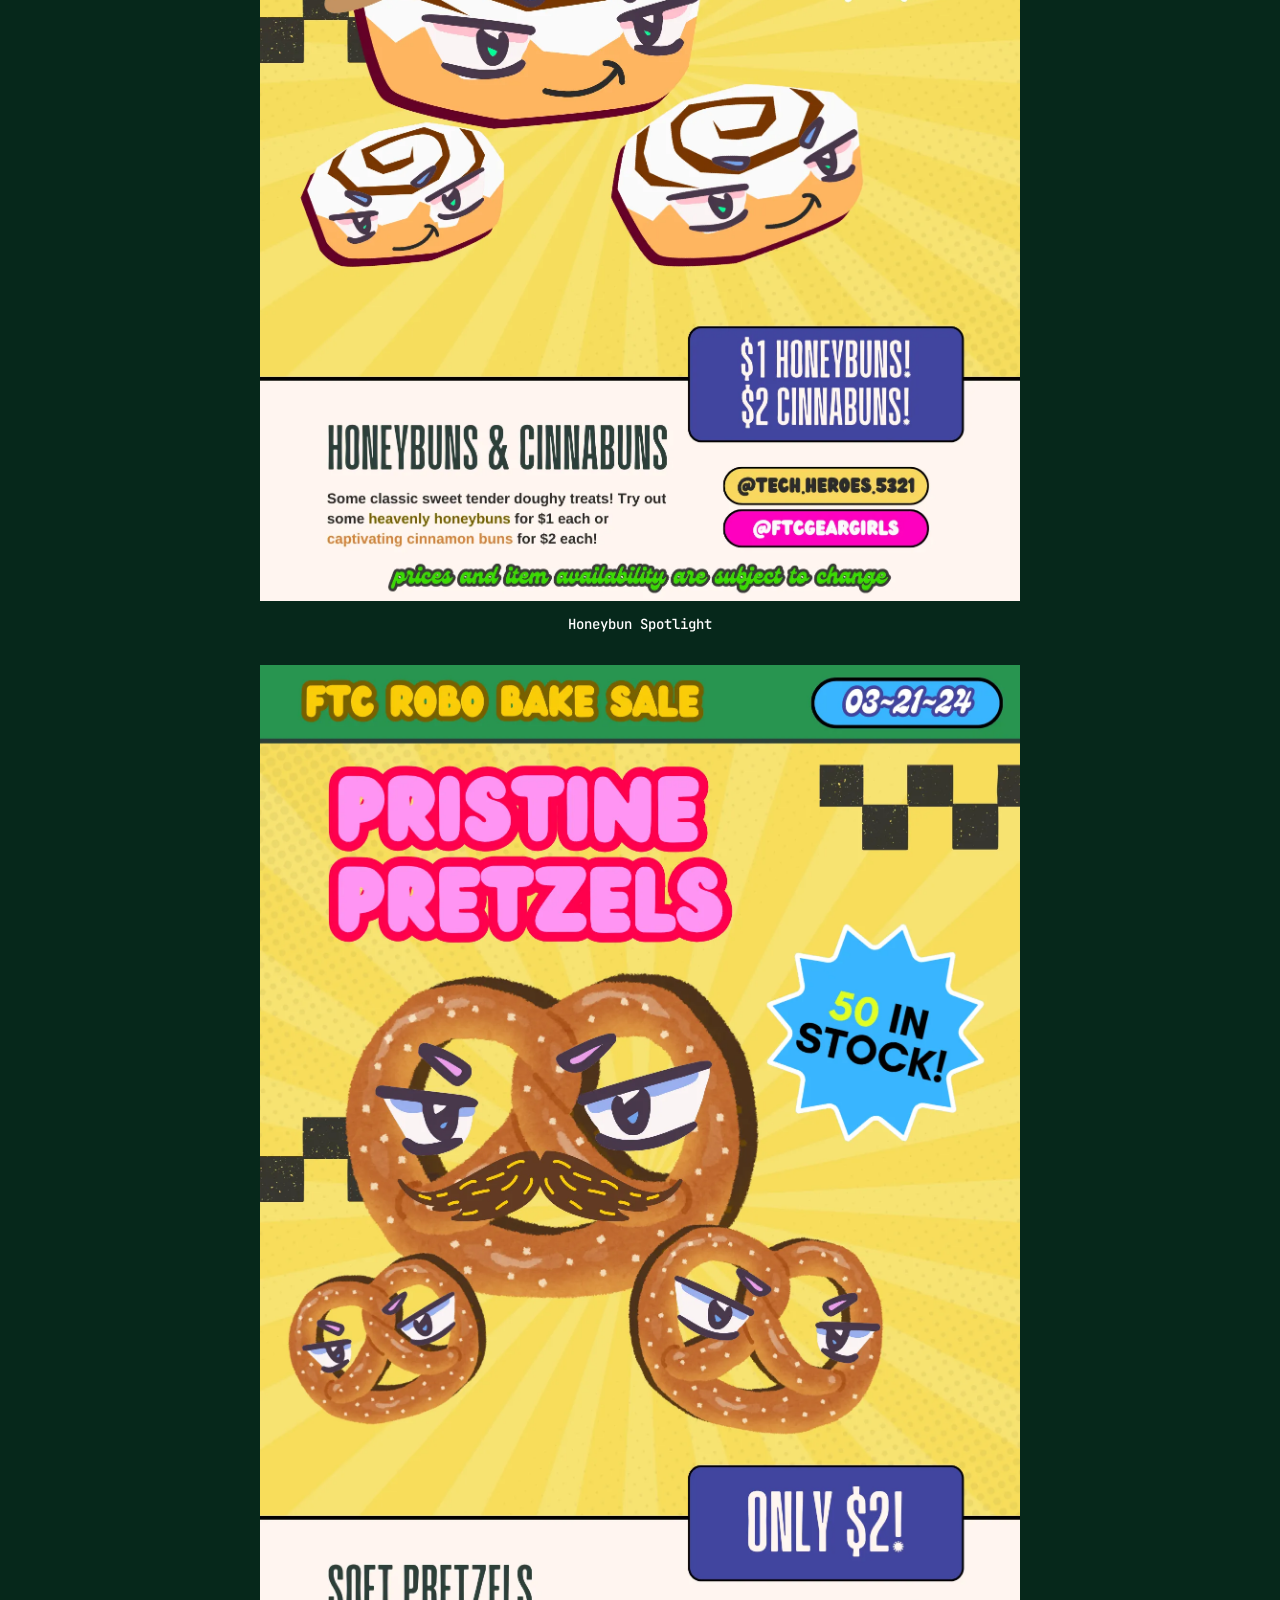
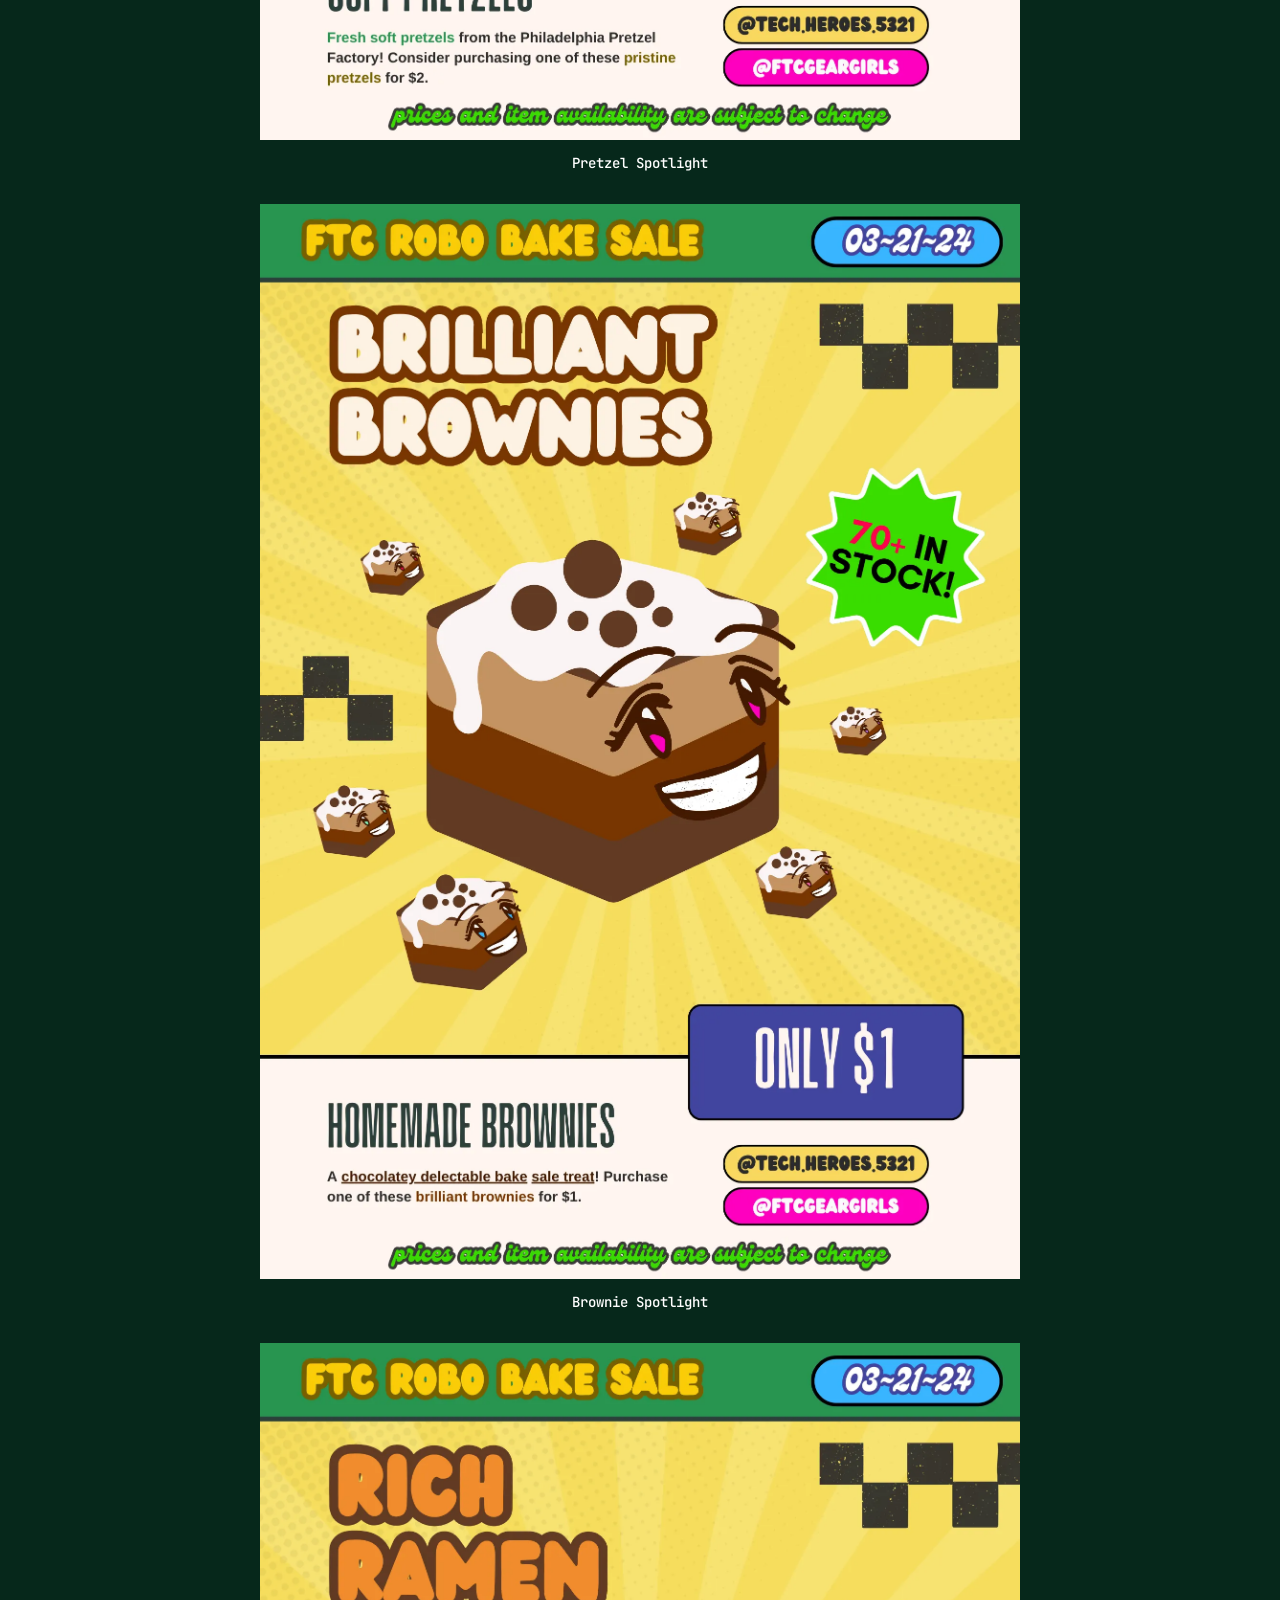
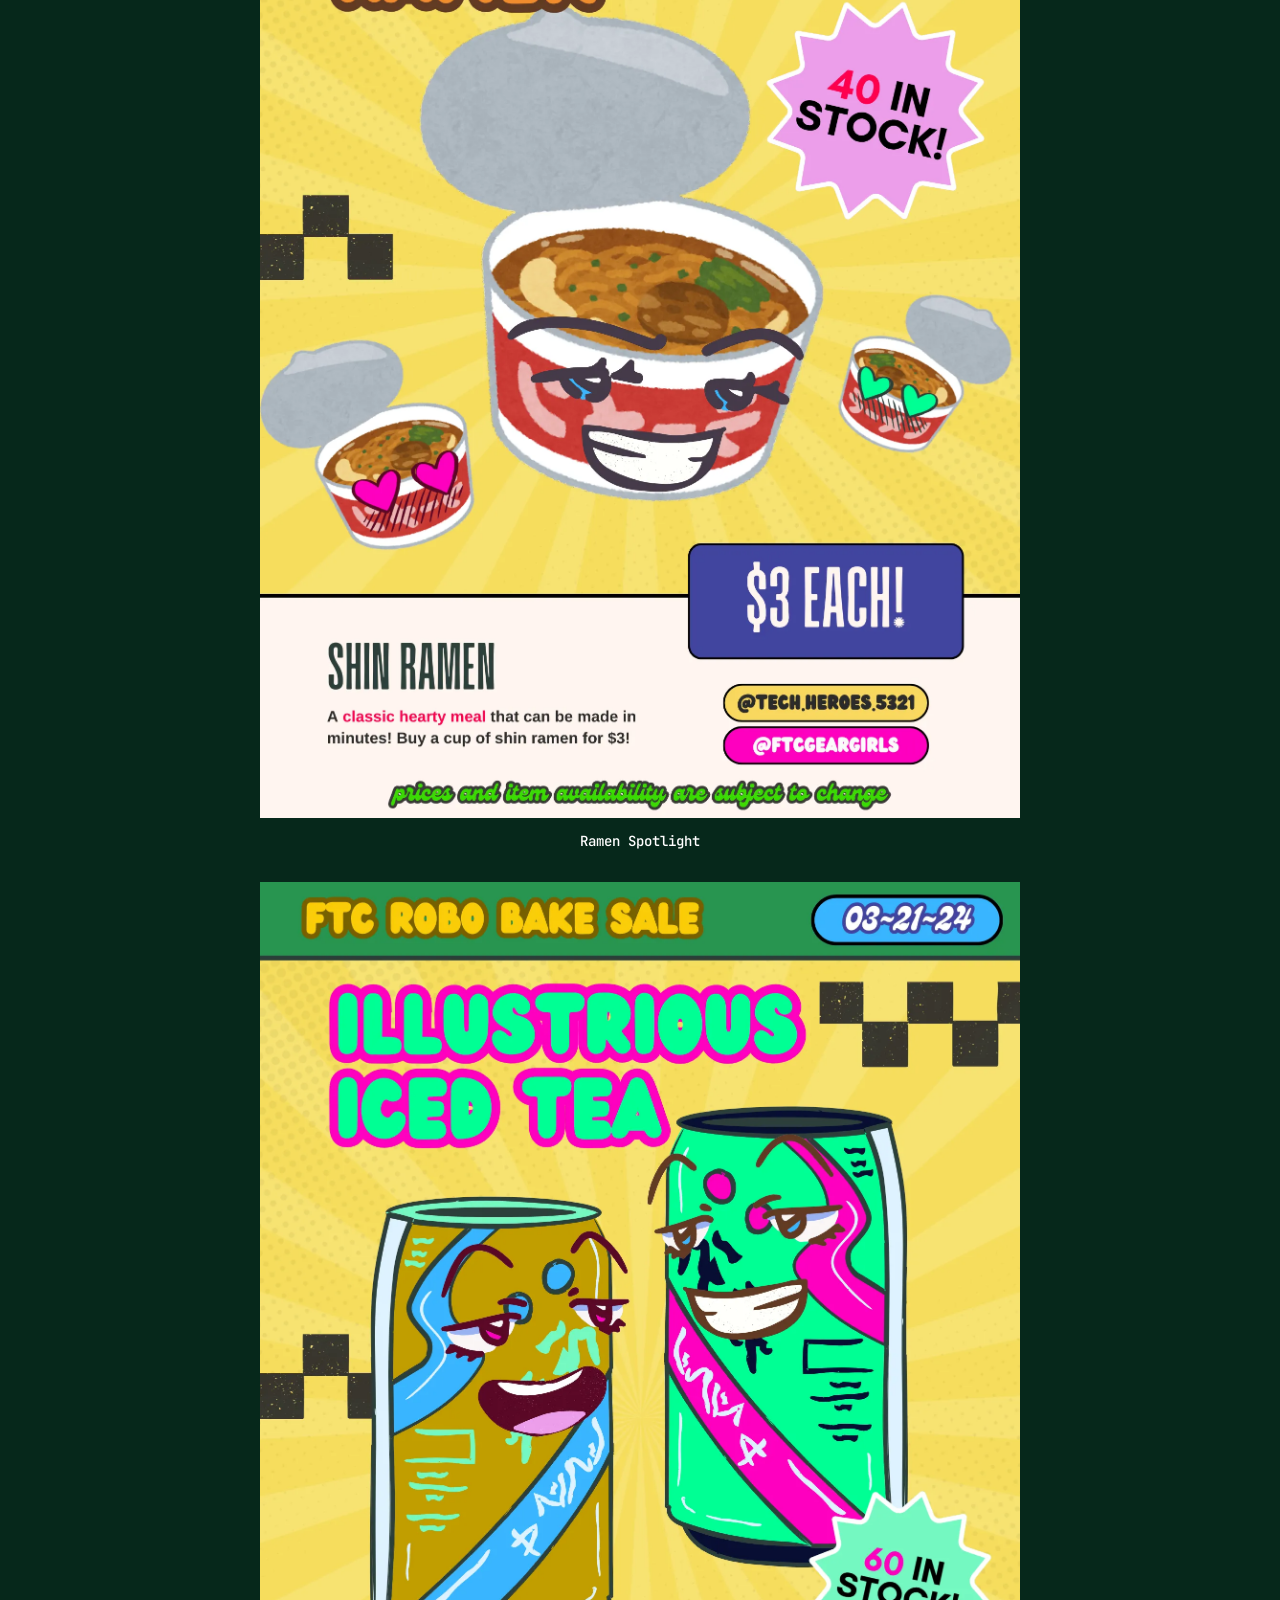
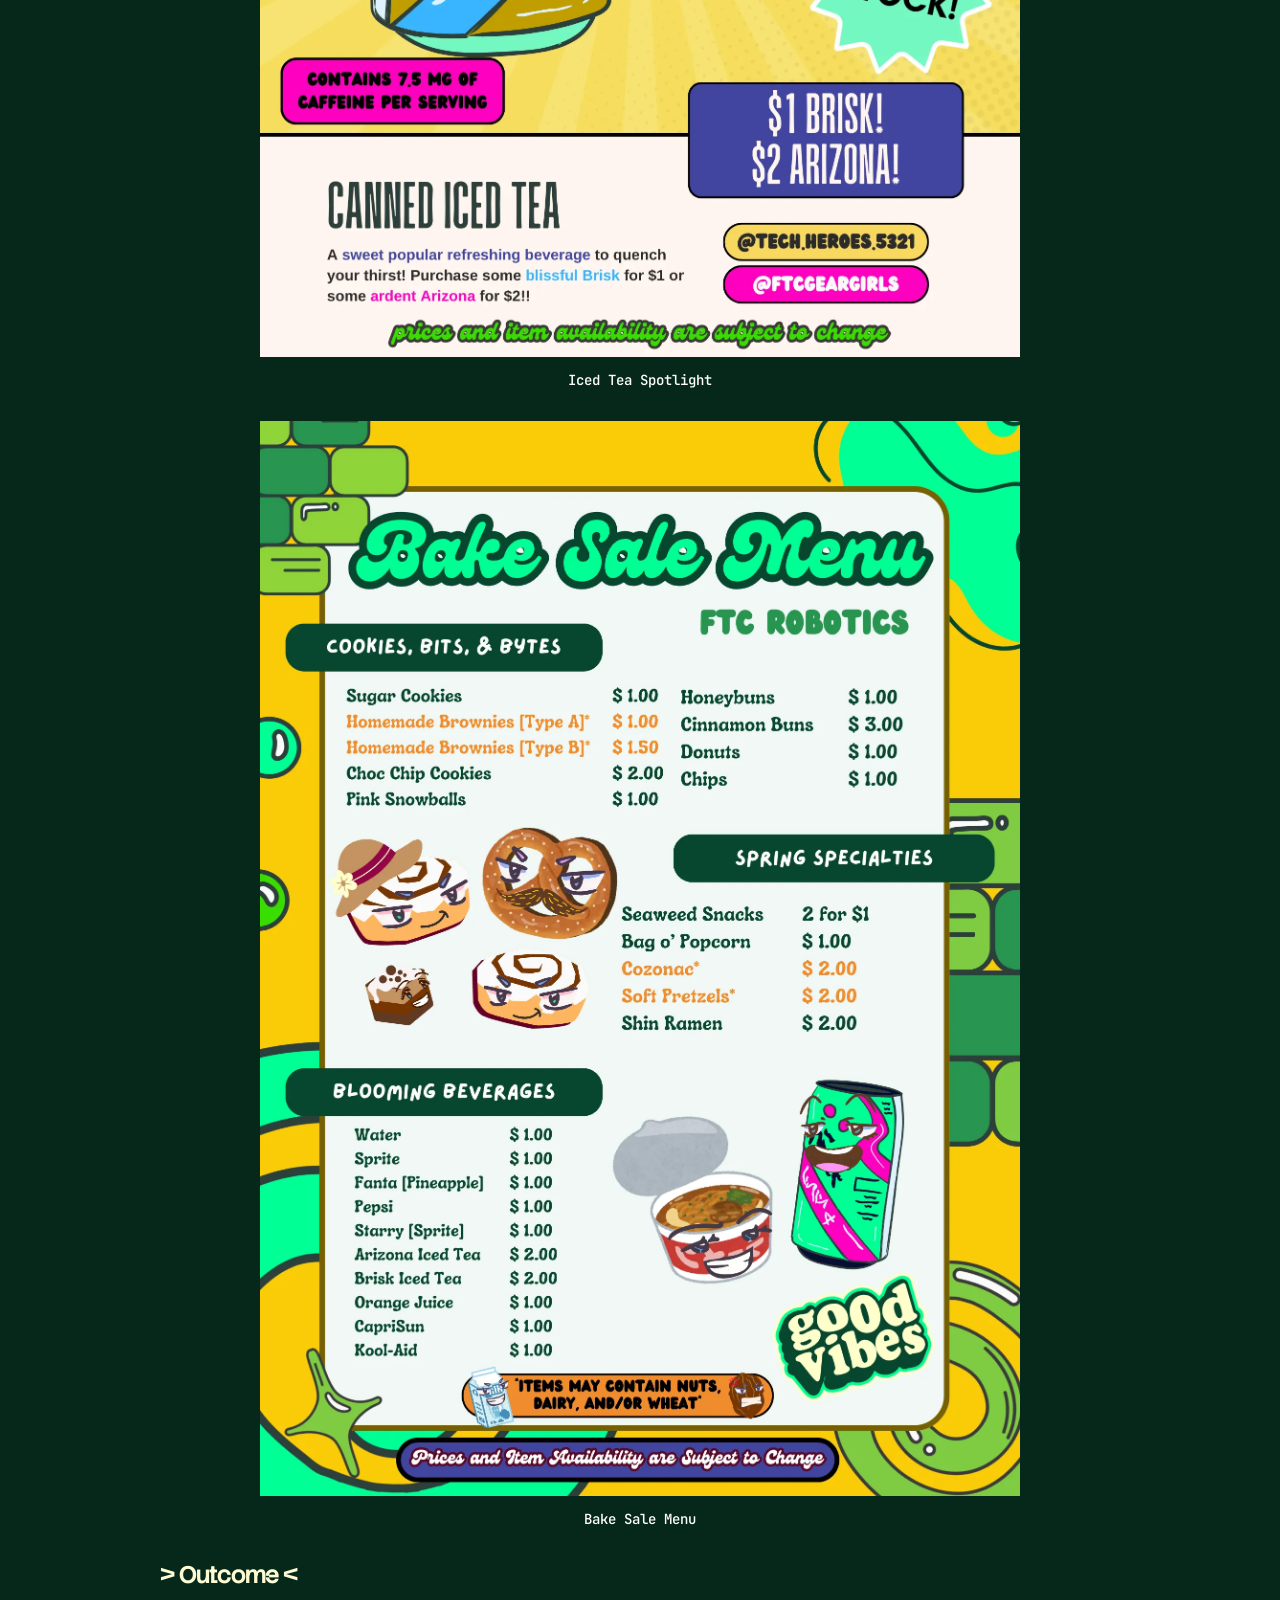
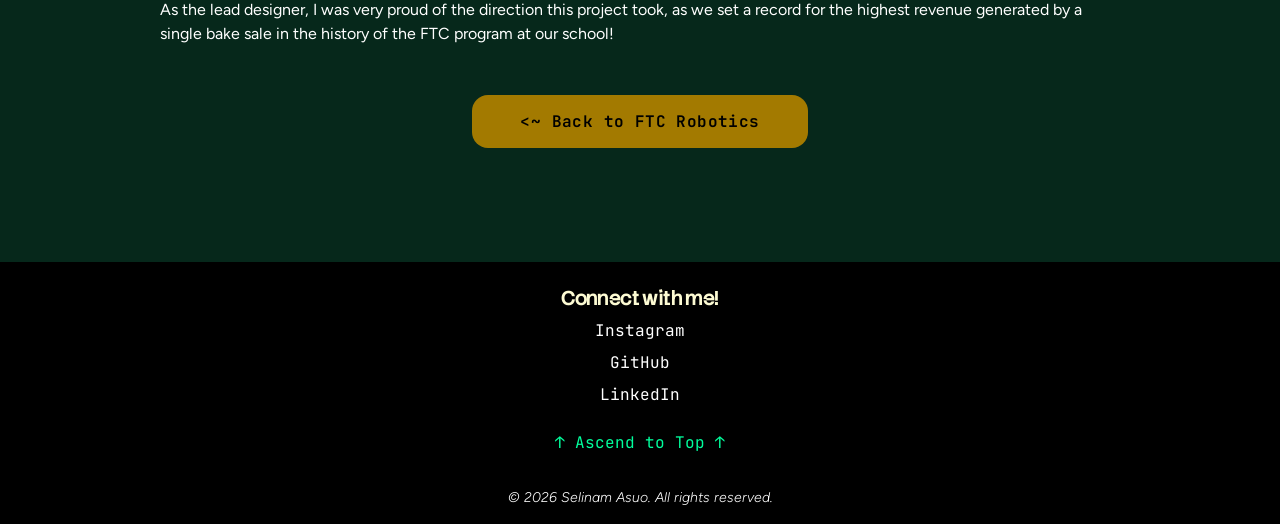
<file: projects/ftc-bake-sale-3.html>
<!DOCTYPE html>
<html lang="en">
    <head>
        <meta charset="UTF-8">
        <meta name="viewport" content="width=device-width, initial-scale=1.0">
        <title>FTC Bake Sale Vol. III | A New World - Selinam Asuo</title>
        <link rel="stylesheet" href="../css/normalize.css" />
        <link rel="stylesheet" href="../css/style.css" />
        <link rel="icon" type="image/svg+xml" href="../images/sitefavicon.svg"/>
    </head>
    <body id = "top">
        <header class = "site-header">
            <nav class = "primary-nav" aria-label="Primary">
                <a href="../index.html" class="logo-link">
                    <img src="../images/selinam-asuo-logo-240.png" alt="Selinam Asuo" width = "150" height = "85"/>
                </a>
                <details class = "nav-dropdown">
                    <summary class="menu-toggle" aria-label="Navigation Menu">
                        <span class="menu-bar"></span>
                        <span class="menu-bar"></span>
                        <span class="menu-bar"></span>
                    </summary>
                    <!--- AI: prompt asking how to create a dropdown nav bar menu in html — ChatGPT (GPT-5.6), 2026-11-04.
                Reviewed and adapted to match my Figma design and course scope. --->
                    <ul class = "nav-links">
                        <li><a href="../index.html">Home</a></li>
                        <li><a href="../portfolio.html" class="current">Portfolio</a></li>
                        <li><a href="../contact.html">Contact</a></li>
                    </ul>
                </details>
            </nav>
        </header>
        <main class = "project-page">
            <div class = "content-wrapper">
            <section class = "project-hero ftc-bake-sale-3-hero">
                <div class="project-hero-text">
                <h1 class = "project-page-title">FTC Bake Sale: Vol III</h1>
                <p class = "project-page-subtitle"><em>Carver E&amp;S > FTC Robotics</em></p>
                </div>
                <div class="hero-texture"></div>
            </section>

            <section class = "project-info">
            <dl class="project-details">
                <div class="project-detail-row">
                <dt class="project-detail-label">Role</dt>
                <dd class="project-detail-value">Lead Designer</dd>
                </div>
                
                <div class="project-detail-row">
                <dt class="project-detail-label">Type</dt>
                <dd class="project-detail-value">Branding / Visual Design</dd>
                </div>

                <div class="project-detail-row">
                <dt class="project-detail-label">Date</dt>
                <dd class="project-detail-value">Feb 2024 ~> Mar 2024</dd>
                </div>
            </dl>
            </section>

            <section>
                <h2>&gt; Project Overview &lt;</h2>
                <p>This is the third volume of my FTC Bake Sale series. </p>
            </section>

            <section>
                <h2>&gt; The Problem &lt;</h2>
                <p>As a highschool robotics team, we often struggled with funding issues, especially when it came to supporting our various activities and competitions. There were some occassions when the district cut funding for many afterschool programs (including FTC) due to budget constraints. Running bake sales was one major way we circumvented this issue. Many other clubs faced similar struggles and also used bake sales as a solution.</p>
            </section>

            <section>
                <h2>&gt; The Approach &amp; Design Direction &lt;</h2>
                <p>Our approach was to create a series of bake sales that stood out from the rest. We wanted to make each sale unique and memorable, while also generating enough revenue to support our team's activities. This volume had a retro theme that had food product highlights based on characters in videogames such as Cuphead and Pokemon. We also used bright neon colors to catch people's attention.</p>
            </section>

            <section class = "design-gallery">
                <h2>&gt; Design Gallery &lt;</h2>

                <figure class="gallery-item">
                    <img src="../images/ftc-bake-sale-3/honeybun-spotlight.webp" alt="A poster highlighting the Honeybuns sold at the bake sale." width = "760" height = "1350"/>
                    <figcaption>Honeybun Spotlight</figcaption>
                </figure>

                <figure class="gallery-item">
                    <img src="../images/ftc-bake-sale-3/pretzel-spotlight.webp" alt="A poster highlighting the Soft Pretzels sold at the bake sale." width = "760" height = "1350"/>
                    <figcaption>Pretzel Spotlight</figcaption>
                </figure>

                <figure class="gallery-item">
                    <img src="../images/ftc-bake-sale-3/brownie-spotlight.webp" alt="A poster highlighting the Homemade Brownies sold at the bake sale." width = "760" height = "1350"/>
                    <figcaption>Brownie Spotlight</figcaption>
                </figure>

                <figure class="gallery-item">
                    <img src="../images/ftc-bake-sale-3/ramen-spotlight.webp" alt="A poster highlighting the Ramen sold at the bake sale." width = "760" height = "1350"/>
                    <figcaption>Ramen Spotlight</figcaption>
                </figure>

                <figure class="gallery-item">
                    <img src="../images/ftc-bake-sale-3/iced-tea-spotlight.webp" alt="A poster highlighting the Iced Tea sold at the bake sale." width = "760" height = "1350"/>
                    <figcaption>Iced Tea Spotlight</figcaption>
                </figure>

                <figure class="gallery-item">
                    <img src="../images/ftc-bake-sale-3/bake-sale-menu.webp" alt="A poster displaying the menu for the bake sale." width = "760" height = "1350"/>
                    <figcaption>Bake Sale Menu</figcaption>
                </figure>
            </section>

            <section>
                <h2>&gt; Outcome &lt;</h2>
                <p>As the lead designer, I was very proud of the direction this project took, as we set a record for the highest revenue generated by a single bake sale in the history of the FTC program at our school!</p>
            </section>

            <p class = "project-button-wrapper"><a href="../projects/ftc-robotics.html" class="project-gold-button"> <~ Back to FTC Robotics </a></p>
            </div>
        </main>
        <footer>
            <h2>Connect with me!</h2>
            <nav class = "nav-bar" aria-label="Secondary">
                <ul class = "nav-links">
                    <li><a href="https://instagram.com/selinamasuo.sa" target="_blank" rel="noopener noreferrer">Instagram</a></li>
                    <li><a href="https://github.com/selinamasuo-sa" target="_blank" rel="noopener noreferrer">GitHub</a></li>
                    <li><a href="https://www.linkedin.com/in/selinam-asuo/" target="_blank" rel="noopener noreferrer">LinkedIn</a></li>
                </ul>
            </nav>
            <a href="#top" class="back-to-top">&uarr; Ascend to Top &uarr;</a>
            <p class = "copyright">&copy; 2026 Selinam Asuo. All rights reserved.</p>
        </footer>
    </body>
    </html>
</file>
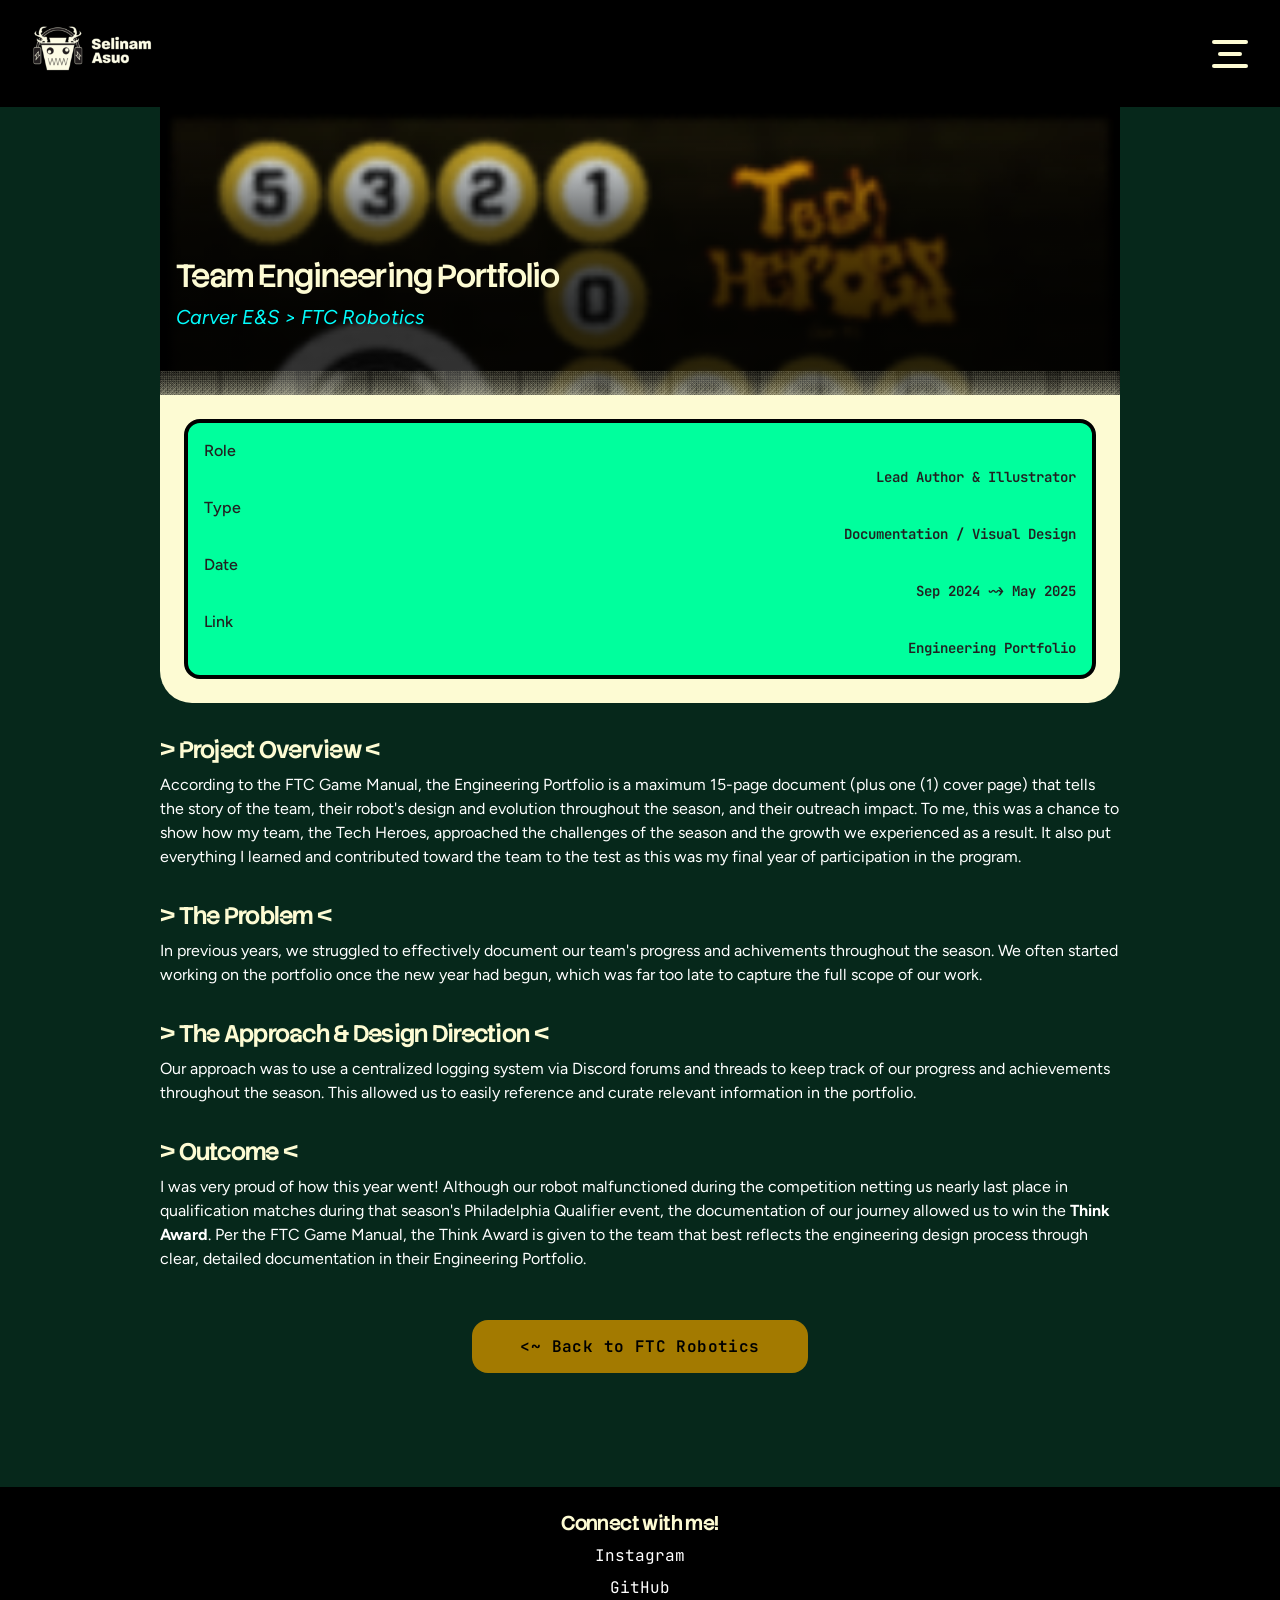
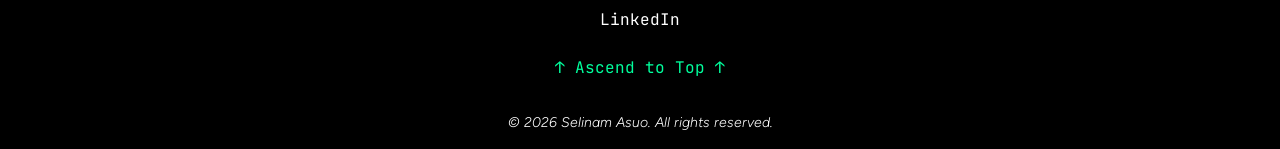
<file: projects/ftc-engineering-portfolio.html>
<!DOCTYPE html>
<html lang="en">
    <head>
        <meta charset="UTF-8">
        <meta name="viewport" content="width=device-width, initial-scale=1.0">
        <title>Team Engineering Portfolio | A New World - Selinam Asuo</title>
        <link rel="stylesheet" href="../css/normalize.css" />
        <link rel="stylesheet" href="../css/style.css" />
        <link rel="icon" type="image/svg+xml" href="../images/sitefavicon.svg"/>
    </head>
    <body id = "top">
        <header class = "site-header">
            <nav class = "primary-nav" aria-label="Primary">
                <a href="../index.html" class="logo-link">
                    <img src="../images/selinam-asuo-logo-240.png" alt="Selinam Asuo" width = "150" height = "85"/>
                </a>
                <details class = "nav-dropdown">
                    <summary class="menu-toggle" aria-label="Navigation Menu">
                        <span class="menu-bar"></span>
                        <span class="menu-bar"></span>
                        <span class="menu-bar"></span>
                    </summary>
                    <!--- AI: prompt asking how to create a dropdown nav bar menu in html — ChatGPT (GPT-5.6), 2026-11-04.
                Reviewed and adapted to match my Figma design and course scope. --->
                    <ul class = "nav-links">
                        <li><a href="../index.html">Home</a></li>
                        <li><a href="../portfolio.html" class="current">Portfolio</a></li>
                        <li><a href="../contact.html">Contact</a></li>
                    </ul>
                </details>
            </nav>
        </header>
        <main class = "project-page">
            <div class = "content-wrapper">
            <section class = "project-hero ftc-engineering-portfolio-hero">
                <div class="project-hero-text">
                <h1 class = "project-page-title">Team Engineering Portfolio</h1>
                <p class = "project-page-subtitle"><em>Carver E&amp;S > FTC Robotics</em></p>
                </div>
                <div class="hero-texture"></div>
            </section>

            <section class = "project-info">
            <dl class="project-details">
                <div class="project-detail-row">
                <dt class="project-detail-label">Role</dt>
                <dd class="project-detail-value">Lead Author &amp; Illustrator</dd>
                </div>

                <div class="project-detail-row">
                <dt class="project-detail-label">Type</dt>
                <dd class="project-detail-value">Documentation / Visual Design</dd>
                </div>

                <div class="project-detail-row">
                <dt class="project-detail-label">Date</dt>
                <dd class="project-detail-value">Sep 2024 ~> May 2025</dd>
                </div>

                <div class="project-detail-row">
                <dt class="project-detail-label">Link</dt>
                <dd class="project-detail-value"><a href="../files/ftc-engr-portfolio-24-25.pdf" target="_blank" rel="noopener noreferrer">Engineering Portfolio</a></dd>
                </div>
            </dl>
            </section>

            <section>
                <h2>&gt; Project Overview &lt;</h2>
                <p>According to the FTC Game Manual, the Engineering Portfolio is a maximum 15-page document (plus one (1) cover page) that tells the story of the team, their robot&apos;s design and evolution throughout the season, and their outreach impact. To me, this was a chance to show how my team, the Tech Heroes, approached the challenges of the season and the growth we experienced as a result. It also put everything I learned and contributed toward the team to the test as this was my final year of participation in the program.</p>
            </section>

            <section>
                <h2>&gt; The Problem &lt;</h2>
                <p>In previous years, we struggled to effectively document our team&apos;s progress and achivements throughout the season. We often started working on the portfolio once the new year had begun, which was far too late to capture the full scope of our work.</p>
            </section>

            <section>
                <h2>&gt; The Approach &amp; Design Direction &lt;</h2>
                <p>Our approach was to use a centralized logging system via Discord forums and threads to keep track of our progress and achievements throughout the season. This allowed us to easily reference and curate relevant information in the portfolio.</p>
            </section>

            <section>
                <h2>&gt; Outcome &lt;</h2>
                <p>I was very proud of how this year went! Although our robot malfunctioned during the competition netting us nearly last place in qualification matches during that season's Philadelphia Qualifier event, the documentation of our journey allowed us to win the <strong>Think Award</strong>. Per the FTC Game Manual, the Think Award is given to the team that best reflects the engineering design process through clear, detailed documentation in their Engineering Portfolio.</p>
            </section>

            <p class = "project-button-wrapper"><a href="../projects/ftc-robotics.html" class="project-gold-button"> <~ Back to FTC Robotics </a></p>
            </div>
        </main>
        <footer>
            <h2>Connect with me!</h2>
            <nav class = "nav-bar" aria-label="Secondary">
                <ul class = "nav-links">
                    <li><a href="https://instagram.com/selinamasuo.sa" target="_blank" rel="noopener noreferrer">Instagram</a></li>
                    <li><a href="https://github.com/selinamasuo-sa" target="_blank" rel="noopener noreferrer">GitHub</a></li>
                    <li><a href="https://www.linkedin.com/in/selinam-asuo/" target="_blank" rel="noopener noreferrer">LinkedIn</a></li>
                </ul>
            </nav>
            <a href="#top" class="back-to-top">&uarr; Ascend to Top &uarr;</a>
            <p class = "copyright">&copy; 2026 Selinam Asuo. All rights reserved.</p>
        </footer>
    </body>
    </html>
</file>
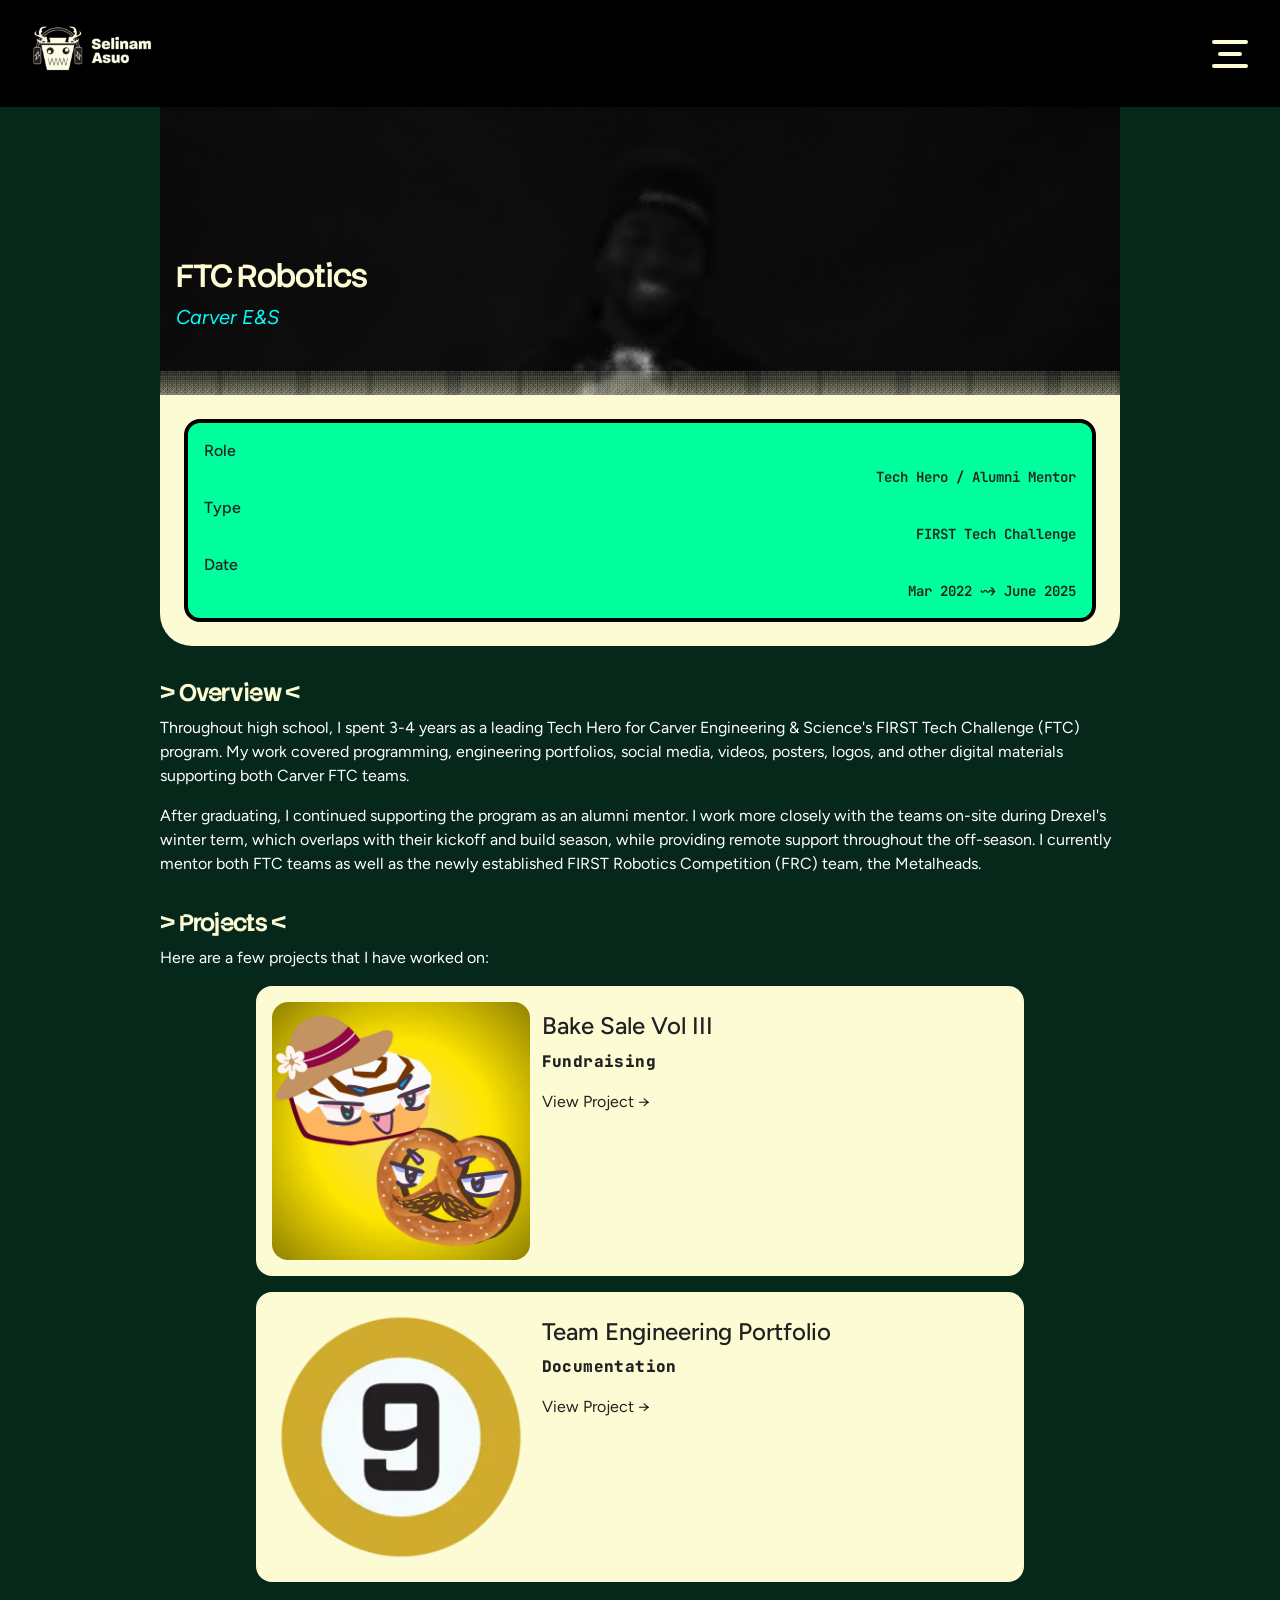
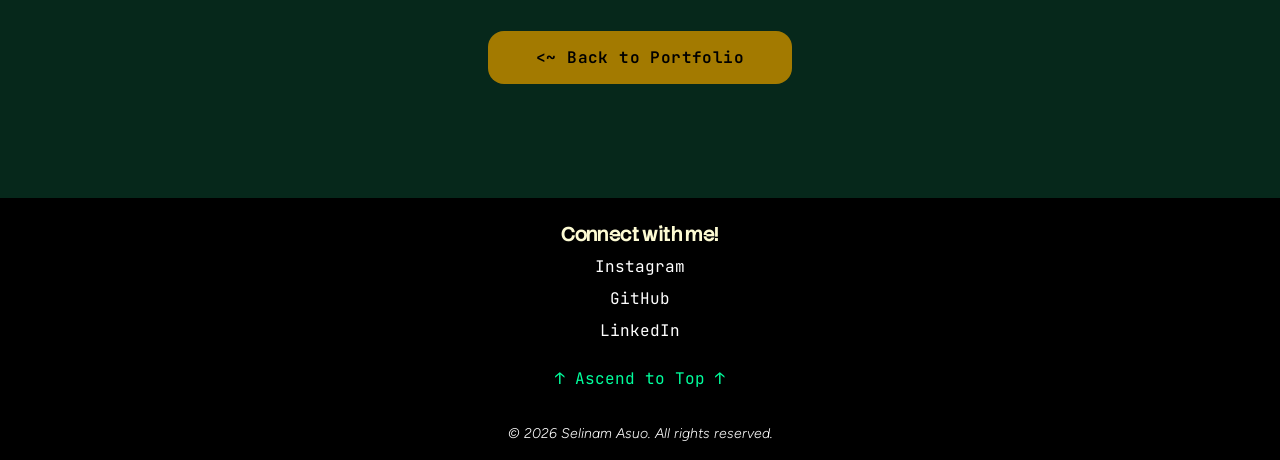
<file: projects/ftc-robotics.html>
<!DOCTYPE html>
<html lang="en">
    <head>
        <meta charset="UTF-8">
        <meta name="viewport" content="width=device-width, initial-scale=1.0">
        <title>FTC Robotics | A New World - Selinam Asuo</title>
        <link rel="stylesheet" href="../css/normalize.css" />
        <link rel="stylesheet" href="../css/style.css" />
        <link rel="icon" type="image/svg+xml" href="../images/sitefavicon.svg"/>
    </head>
    <body id = "top">
        <header class = "site-header">
            <nav class = "primary-nav" aria-label="Primary">
                <a href="../index.html" class="logo-link">
                    <img src="../images/selinam-asuo-logo-240.png" alt="Selinam Asuo" width = "150" height = "85"/>
                </a>
                <details class = "nav-dropdown">
                    <summary class="menu-toggle" aria-label="Navigation Menu">
                        <span class="menu-bar"></span>
                        <span class="menu-bar"></span>
                        <span class="menu-bar"></span>
                    </summary>
                    <!--- AI: prompt asking how to create a dropdown nav bar menu in html — ChatGPT (GPT-5.6), 2026-11-04.
                Reviewed and adapted to match my Figma design and course scope. --->
                    <ul class = "nav-links">
                        <li><a href="../index.html">Home</a></li>
                        <li><a href="../portfolio.html" class="current">Portfolio</a></li>
                        <li><a href="../contact.html">Contact</a></li>
                    </ul>
                </details>
            </nav>
        </header>
        <main class = "project-page">
            <div class = "content-wrapper">
            <section class = "project-hero ftc-robotics-hero">
                <div class="project-hero-text">
                <h1 class = "project-page-title">FTC Robotics</h1>
                <p class = "project-page-subtitle"><em>Carver E&amp;S</em></p>
                </div>
                <div class="hero-texture"></div>
            </section>

            <section class = "project-info">
            <dl class="project-details">
                <div class="project-detail-row">
                <dt class="project-detail-label">Role</dt>
                <dd class="project-detail-value">Tech Hero / Alumni Mentor</dd>
                </div>

                <div class="project-detail-row">
                <dt class="project-detail-label">Type</dt>
                <dd class="project-detail-value">FIRST Tech Challenge</dd>
                </div>

                <div class="project-detail-row">
                <dt class="project-detail-label">Date</dt>
                <dd class="project-detail-value">Mar 2022 ~> June 2025</dd>
                </div>
            </dl>
            </section>

            <section>
                <h2>&gt; Overview &lt;</h2>
                <p>Throughout high school, I spent 3-4 years as a leading Tech Hero for Carver Engineering & Science&apos;s FIRST Tech Challenge (FTC) program. My work covered programming, engineering portfolios, social media, videos, posters, logos, and other digital materials supporting both Carver FTC teams.</p>
                <p>After graduating, I continued supporting the program as an alumni mentor. I work more closely with the teams on-site during Drexel&apos;s winter term, which overlaps with their kickoff and build season, while providing remote support throughout the off-season. I currently mentor both FTC teams as well as the newly established FIRST Robotics Competition (FRC) team, the Metalheads.</p>
            </section>

            <section>
                <h2>&gt; Projects &lt;</h2>
                <p>Here are a few projects that I have worked on:</p>

                <article class="project-card"><a href="../projects/ftc-bake-sale-3.html">
                    <img class="project-card-image" src="../images/index/ftc-bake-sale-3-preview.webp" alt="A picture of a comic-style honeybun and pretzel used on some of the FTC Bake Sale posters for this volume." width="90" height="90"/>
                    <div class="project-card-content">
                        <h3 class = "project-card-title">Bake Sale Vol III</h3>
                        <p class = "project-card-type">Fundraising</p>
                        View Project &rarr;
                    </div>
                </a></article>

                <article class="project-card"><a href="../projects/ftc-engineering-portfolio.html">
                    <img class="project-card-image" src="../images/index/ftc-9-ball.webp" alt="The logo for Tech Heroes." width="90" height="90"/>
                    <div class="project-card-content">
                        <h3 class = "project-card-title">Team Engineering Portfolio</h3>
                        <p class = "project-card-type">Documentation</p>
                        View Project &rarr;
                    </div>
                </a></article>
            </section>

            <p class = "project-button-wrapper"><a href="../portfolio.html" class="project-gold-button"> <~ Back to Portfolio </a></p>
            </div>
        </main>
        <footer>
            <h2>Connect with me!</h2>
            <nav class = "nav-bar" aria-label="Secondary">
                <ul class = "nav-links">
                    <li><a href="https://instagram.com/selinamasuo.sa" target="_blank" rel="noopener noreferrer">Instagram</a></li>
                    <li><a href="https://github.com/selinamasuo-sa" target="_blank" rel="noopener noreferrer">GitHub</a></li>
                    <li><a href="https://www.linkedin.com/in/selinam-asuo/" target="_blank" rel="noopener noreferrer">LinkedIn</a></li>
                </ul>
            </nav>
            <a href="#top" class="back-to-top">&uarr; Ascend to Top &uarr;</a>
            <p class = "copyright">&copy; 2026 Selinam Asuo. All rights reserved.</p>
        </footer>
    </body>
    </html>
</file>
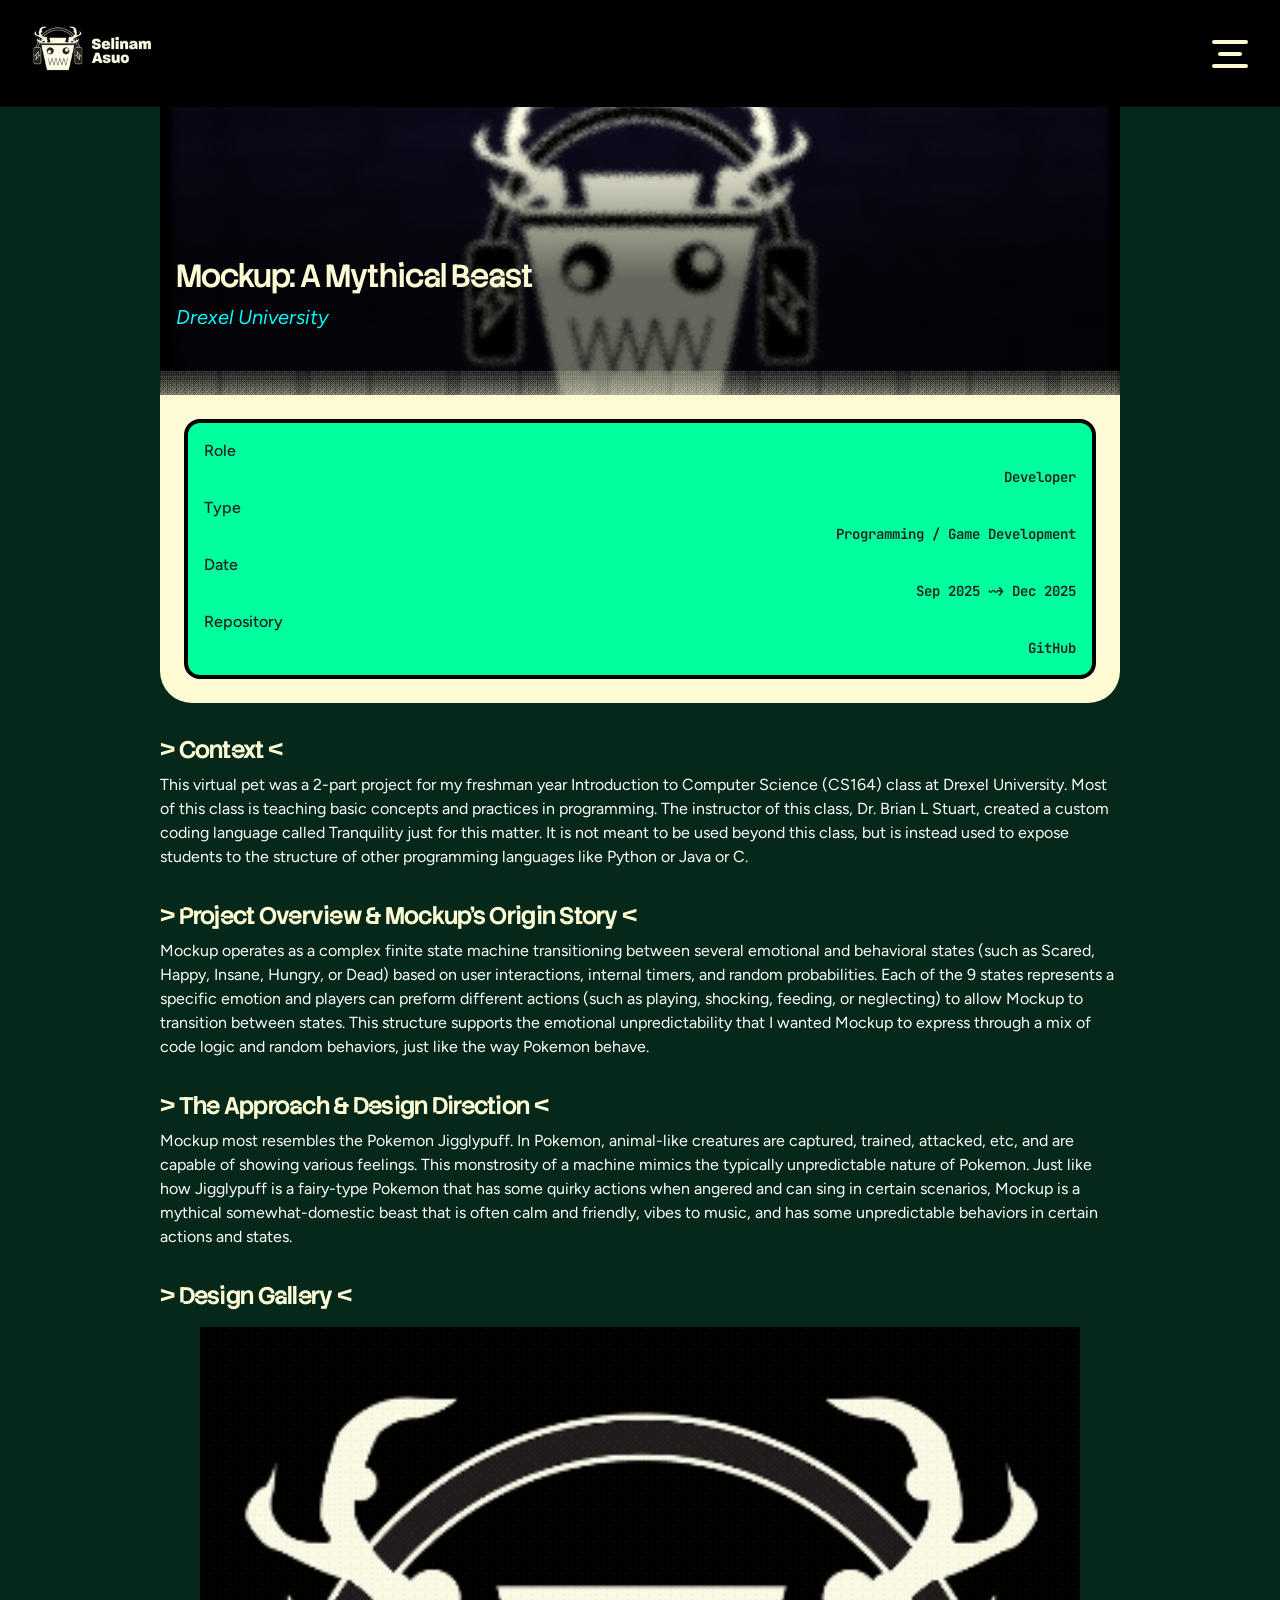
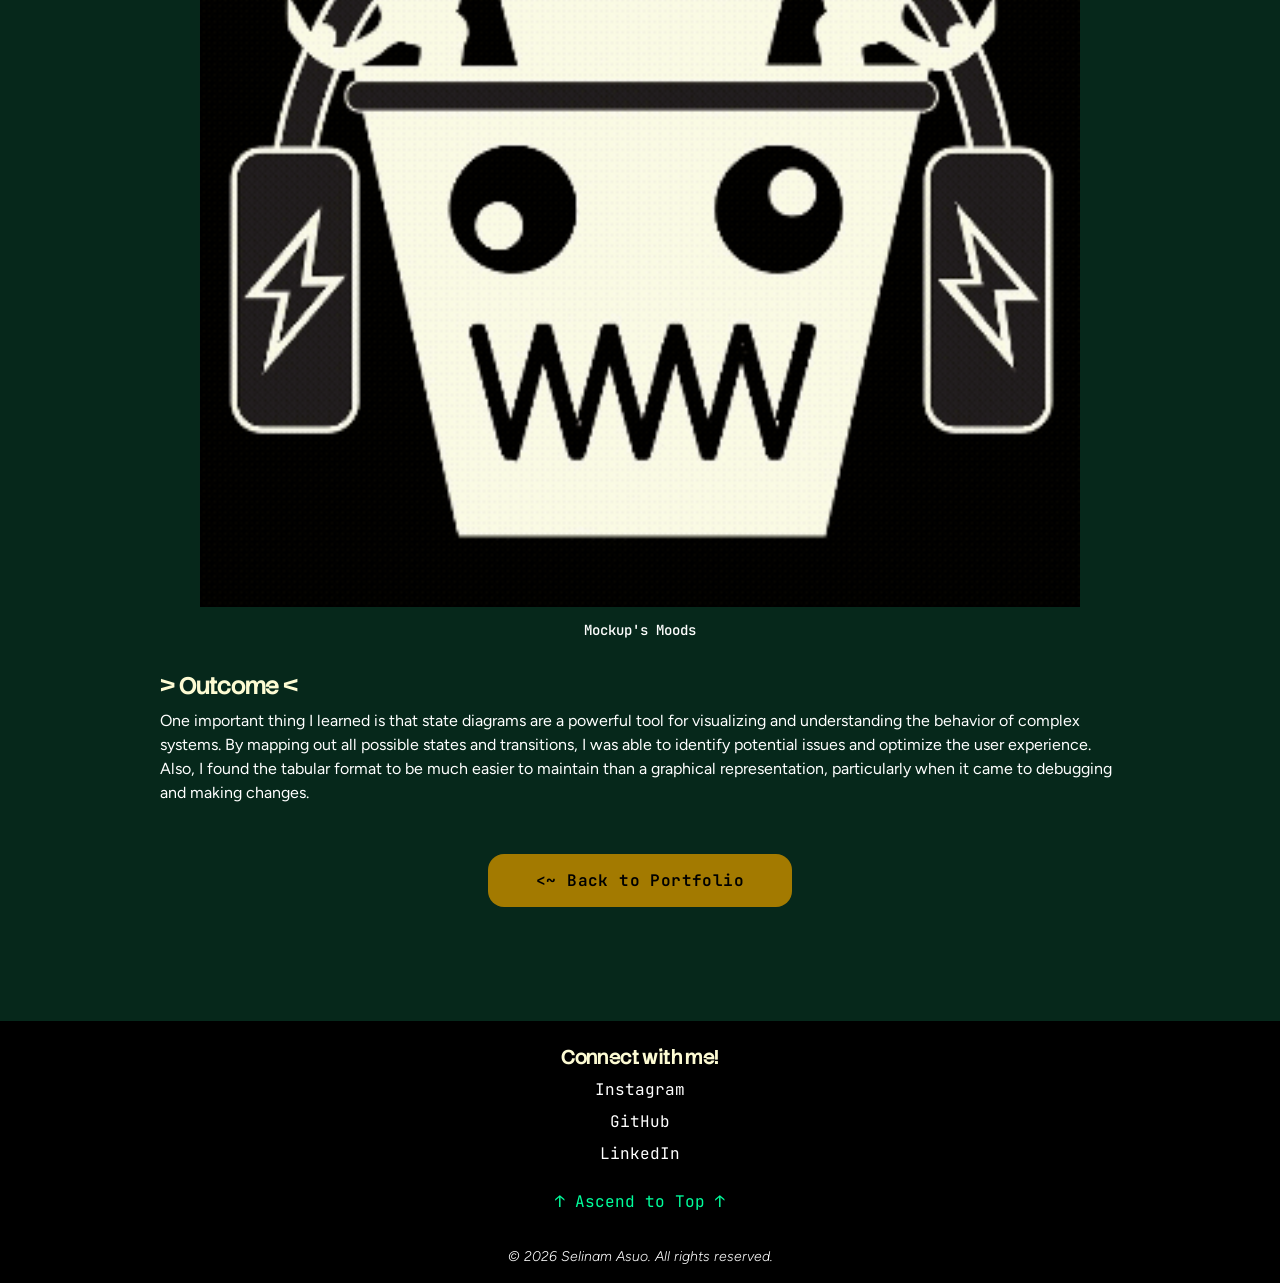
<file: projects/mockup-virtual-pet.html>
<!DOCTYPE html>
<html lang="en">
    <head>
        <meta charset="UTF-8">
        <meta name="viewport" content="width=device-width, initial-scale=1.0">
        <title>Mockup: A Mythical Beast | A New World - Selinam Asuo</title>
        <link rel="stylesheet" href="../css/normalize.css" />
        <link rel="stylesheet" href="../css/style.css" />
        <link rel="icon" type="image/svg+xml" href="../images/sitefavicon.svg"/>
    </head>
    <body id = "top">
        <header class = "site-header">
            <nav class = "primary-nav" aria-label="Primary">
                <a href="../index.html" class="logo-link">
                    <img src="../images/selinam-asuo-logo-240.png" alt="Selinam Asuo" width = "150" height = "85"/>
                </a>
                <details class = "nav-dropdown">
                    <summary class="menu-toggle" aria-label="Navigation Menu">
                        <span class="menu-bar"></span>
                        <span class="menu-bar"></span>
                        <span class="menu-bar"></span>
                    </summary>
                    <!--- AI: prompt asking how to create a dropdown nav bar menu in html — ChatGPT (GPT-5.6), 2026-11-04.
                Reviewed and adapted to match my Figma design and course scope. --->
                    <ul class = "nav-links">
                        <li><a href="../index.html">Home</a></li>
                        <li><a href="../portfolio.html" class="current">Portfolio</a></li>
                        <li><a href="../contact.html">Contact</a></li>
                    </ul>
                </details>
            </nav>
        </header>
        <main class = "project-page">
            <div class = "content-wrapper">
            <section class = "project-hero mockup-virtual-pet-hero">
                <div class="project-hero-text">
                <h1 class = "project-page-title">Mockup: A Mythical Beast</h1>
                <p class = "project-page-subtitle"><em>Drexel University</em></p>
                </div>
                <div class="hero-texture"></div>
            </section>

            <section class = "project-info">
            <dl class="project-details">
                <div class="project-detail-row">
                <dt class="project-detail-label">Role</dt>
                <dd class="project-detail-value">Developer</dd>
                </div>

                <div class="project-detail-row">
                <dt class="project-detail-label">Type</dt>
                <dd class="project-detail-value">Programming / Game Development</dd>
                </div>

                <div class="project-detail-row">
                <dt class="project-detail-label">Date</dt>
                <dd class="project-detail-value">Sep 2025 ~> Dec 2025</dd>
                </div>

                <div class="project-detail-row">
                <dt class="project-detail-label">Repository</dt>
                <dd class="project-detail-value"><a href="https://github.com/selinamasuo-sa/cs164-mockup-virtual-pet" target="_blank" rel="noopener noreferrer">GitHub</a></dd>
                </div>
            </dl>
            </section>

            <section>
                <h2>&gt; Context &lt;</h2>
                <p>This virtual pet was a 2-part project for my freshman year Introduction to Computer Science (CS164) class at Drexel University. Most of this class is teaching basic concepts and practices in programming. The instructor of this class, Dr. Brian L Stuart, created a custom coding language called Tranquility just for this matter. It is not meant to be used beyond this class, but is instead used to expose students to the structure of other programming languages like Python or Java or C.</p>
            </section>

            <section>
                <h2>&gt; Project Overview &amp; Mockup&apos;s Origin Story &lt;</h2>
                <p>Mockup operates as a complex finite state machine transitioning between several emotional and behavioral states (such as Scared, Happy, Insane, Hungry, or Dead) based on user interactions, internal timers, and random probabilities. Each of the 9 states represents a specific emotion and players can preform different actions (such as playing, shocking, feeding, or neglecting) to allow Mockup to transition between states. This structure supports the emotional unpredictability that I wanted Mockup to express through a mix of code logic and random behaviors, just like the way Pokemon behave.</p>
            </section>

            <section>
                <h2>&gt; The Approach &amp; Design Direction &lt;</h2>
                <p>Mockup most resembles the Pokemon Jigglypuff. In Pokemon, animal-like creatures are captured, trained, attacked, etc, and are capable of showing various feelings. This monstrosity of a machine mimics the typically unpredictable nature of Pokemon. Just like how Jigglypuff is a fairy-type Pokemon that has some quirky actions when angered and can sing in certain scenarios, Mockup is a mythical somewhat-domestic beast that is often calm and friendly, vibes to music, and has some unpredictable behaviors in certain actions and states.</p>
            </section>

            <section class = "design-gallery">
                <h2>&gt; Design Gallery &lt;</h2>

                <figure class="gallery-item">
                    <img src="../images/mockup-virtual-pet/mockupstates.gif" alt= "A GIF showcasing all of Mockups moods seen in the project"." width = "1080" height = "1080"/>
                    <figcaption>Mockup&apos;s Moods</figcaption>
                </figure>
            </section>

            <section>
                <h2>&gt; Outcome &lt;</h2>
                <p>One important thing I learned is that state diagrams are a powerful tool for visualizing and understanding the behavior of complex systems. By mapping out all possible states and transitions, I was able to identify potential issues and optimize the user experience. Also, I found the tabular format to be much easier to maintain than a graphical representation, particularly when it came to debugging and making changes.</p>
            </section>

            <p class = "project-button-wrapper"><a href="../portfolio.html" class="project-gold-button"> <~ Back to Portfolio </a></p>
            </div>
        </main>
        <footer>

            <h2>Connect with me!</h2>
            <nav class = "nav-bar" aria-label="Secondary">
                <ul class = "nav-links">
                    <li><a href="https://instagram.com/selinamasuo.sa" target="_blank" rel="noopener noreferrer">Instagram</a></li>
                    <li><a href="https://github.com/selinamasuo-sa" target="_blank" rel="noopener noreferrer">GitHub</a></li>
                    <li><a href="https://www.linkedin.com/in/selinam-asuo/" target="_blank" rel="noopener noreferrer">LinkedIn</a></li>
                </ul>
            </nav>
            <a href="#top" class="back-to-top">&uarr; Ascend to Top &uarr;</a>
            <p class = "copyright">&copy; 2026 Selinam Asuo. All rights reserved.</p>
        </footer>
    </body>
    </html>
</file>
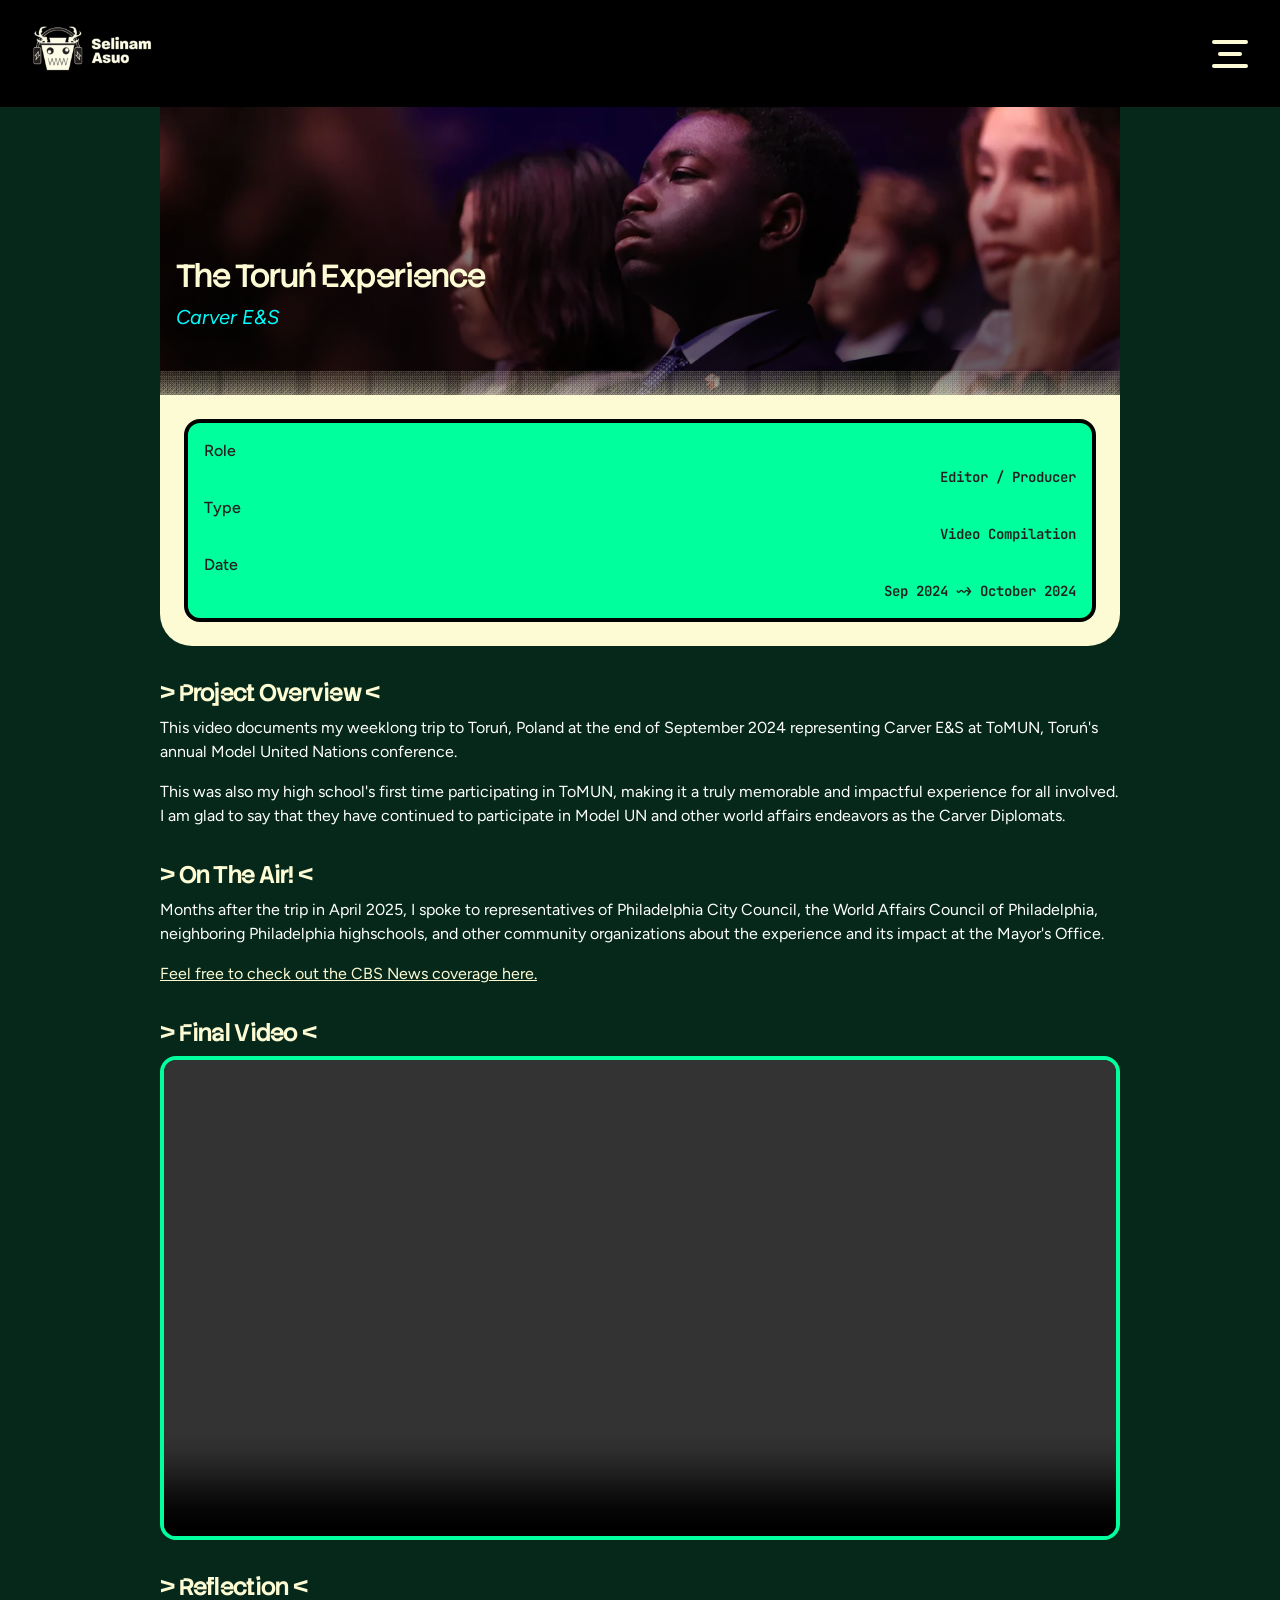
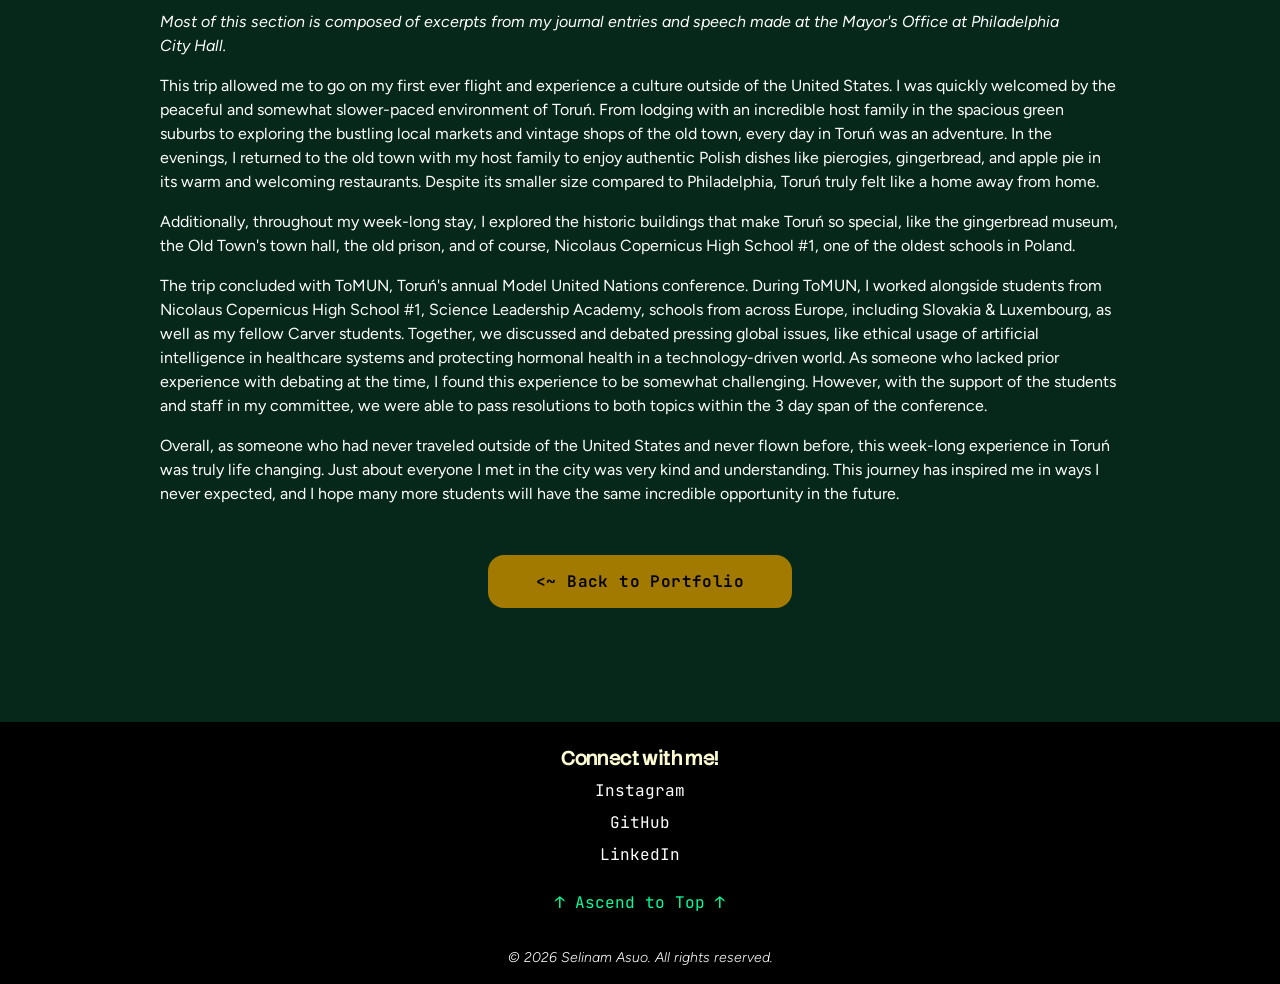
<file: projects/torun-experience.html>
<!DOCTYPE html>
<html lang="en">
    <head>
        <meta charset="UTF-8">
        <meta name="viewport" content="width=device-width, initial-scale=1.0">
        <title>The Torun Experience | A New World - Selinam Asuo</title>
        <link rel="stylesheet" href="../css/normalize.css" />
        <link rel="stylesheet" href="../css/style.css" />
        <link rel="icon" type="image/svg+xml" href="../images/sitefavicon.svg"/>
    </head>
    <body id = "top">
        <header class = "site-header">
            <nav class = "primary-nav" aria-label="Primary">
                <a href="../index.html" class="logo-link">
                    <img src="../images/selinam-asuo-logo-240.png" alt="Selinam Asuo" width = "150" height = "85"/>
                </a>
                <details class = "nav-dropdown">
                    <summary class="menu-toggle" aria-label="Navigation Menu">
                        <span class="menu-bar"></span>
                        <span class="menu-bar"></span>
                        <span class="menu-bar"></span>
                    </summary>
                    <!--- AI: prompt asking how to create a dropdown nav bar menu in html — ChatGPT (GPT-5.6), 2026-11-04.
                Reviewed and adapted to match my Figma design and course scope. --->
                    <ul class = "nav-links">
                        <li><a href="../index.html">Home</a></li>
                        <li><a href="../portfolio.html" class="current">Portfolio</a></li>
                        <li><a href="../contact.html">Contact</a></li>
                    </ul>
                </details>
            </nav>
        </header>
        <main class = "project-page">
            <div class = "content-wrapper">
            <section class = "project-hero torun-experience-hero">
                <div class="project-hero-text">
                <h1 class = "project-page-title">The Toruń Experience</h1>
                <p class = "project-page-subtitle"><em>Carver E&amp;S</em></p>
                </div>
                <div class="hero-texture"></div>
            </section>

            <section class = "project-info">
            <dl class="project-details">
                <div class="project-detail-row">
                <dt class="project-detail-label">Role</dt>
                <dd class="project-detail-value">Editor / Producer</dd>
                </div>

                <div class="project-detail-row">
                <dt class="project-detail-label">Type</dt>
                <dd class="project-detail-value">Video Compilation</dd>
                </div>

                <div class="project-detail-row">
                <dt class="project-detail-label">Date</dt>
                <dd class="project-detail-value">Sep 2024 ~> October 2024</dd>
                </div>
            </dl>
            </section>

            <section>
                <h2>&gt; Project Overview &lt;</h2>
                <p>This video documents my weeklong trip to Toruń, Poland at the end of September 2024 representing Carver E&amp;S at ToMUN, Toruń's annual Model United Nations conference.</p>
                <p>This was also my high school's first time participating in ToMUN, making it a truly memorable and impactful experience for all involved. I am glad to say that they have continued to participate in Model UN and other world affairs endeavors as the Carver Diplomats.</p>
            </section>

            <section>
                <h2>&gt; On The Air! &lt;</h2>
                <p>Months after the trip in April 2025, I spoke to representatives of Philadelphia City Council, the World Affairs Council of Philadelphia, neighboring Philadelphia highschools, and other community organizations about the experience and its impact at the Mayor&apos;s Office.</p>
                <p><a href="https://www.cbsnews.com/philadelphia/video/sister-cities-cultural-exchange-at-philadelphia-city-hall/" target="_blank" rel="noopener noreferrer">Feel free to check out the CBS News coverage here.</a></p>
            </section>

            <section class = "design-gallery">
                <h2>&gt; Final Video &lt;</h2>

                <video class="project-video" controls preload="metadata" width="1920" height="1080">
                    <source src="../videos/torun-experience.mp4" type="video/mp4"/>
                    <track kind="captions" src="../videos/torun-experience.vtt" srclang="en" label="English" default/>
                Your browser does not support HTML5 video.
                </video>
            </section>

            <section>
                <h2>&gt; Reflection &lt;</h2>
                <p><em>Most of this section is composed of excerpts from my journal entries and speech made at the Mayor&apos;s Office at Philadelphia City Hall.</em></p>
                <p>This trip allowed me to go on my first ever flight and experience a culture outside of the United States. I was quickly welcomed by the peaceful and somewhat slower-paced environment of Toruń. From lodging with an incredible host family in the spacious green suburbs to exploring the bustling local markets and vintage shops of the old town, every day in Toruń was an adventure. In the evenings, I returned to the old town with my host family to enjoy authentic Polish dishes like pierogies, gingerbread, and apple pie in its warm and welcoming restaurants. Despite its smaller size compared to Philadelphia, Toruń truly felt like a home away from home.</p>
                <p>Additionally, throughout my week-long stay, I explored the historic buildings that make Toruń so special, like the gingerbread museum, the Old Town&apos;s town hall, the old prison, and of course, Nicolaus Copernicus High School #1, one of the oldest schools in Poland.</p>
                <p>The trip concluded with ToMUN, Toruń&apos;s annual Model United Nations conference. During ToMUN, I worked alongside students from Nicolaus Copernicus High School #1, Science Leadership Academy, schools from across Europe, including Slovakia & Luxembourg, as well as my fellow Carver students. Together, we discussed and debated pressing global issues, like ethical usage of artificial intelligence in healthcare systems and protecting hormonal health in a technology-driven world. As someone who lacked prior experience with debating at the time, I found this experience to be somewhat challenging. However, with the support of the students and staff in my committee, we were able to pass resolutions to both topics within the 3 day span of the conference.</p>
                <p>Overall, as someone who had never traveled outside of the United States and never flown before, this week-long experience in Toruń was truly life changing. Just about everyone I met in the city was very kind and understanding. This journey has inspired me in ways I never expected, and I hope many more students will have the same incredible opportunity in the future.</p>
            </section>

            <p class = "project-button-wrapper"><a href="../portfolio.html" class="project-gold-button"> <~ Back to Portfolio </a></p>
            </div>
        </main>
        <footer>

            <h2>Connect with me!</h2>
            <nav class = "nav-bar" aria-label="Secondary">
                <ul class = "nav-links">
                    <li><a href="https://instagram.com/selinamasuo.sa" target="_blank" rel="noopener noreferrer">Instagram</a></li>
                    <li><a href="https://github.com/selinamasuo-sa" target="_blank" rel="noopener noreferrer">GitHub</a></li>
                    <li><a href="https://www.linkedin.com/in/selinam-asuo/" target="_blank" rel="noopener noreferrer">LinkedIn</a></li>
                </ul>
            </nav>
            <a href="#top" class="back-to-top">&uarr; Ascend to Top &uarr;</a>
            <p class = "copyright">&copy; 2026 Selinam Asuo. All rights reserved.</p>
        </footer>
    </body>
    </html>
</file>
<file: css/style.css>
@font-face {
    font-family: "Stack Sans Notch";
    src: url("../fonts/StackSansNotch-VariableFont_wght.ttf");
    font-style: normal;
    font-weight: 200 700;
    font-display: swap;
}

@font-face {
    font-family: "Figtree";
    src: url("../fonts/Figtree-VariableFont_wght.ttf");
    font-style: normal;
    font-weight: 300 900;
    font-display: swap;
}

@font-face {
    font-family: "Figtree";
    src: url("../fonts/Figtree-Italic-VariableFont_wght.ttf");
    font-style: italic;
    font-weight: 300 900;
    font-display: swap;
}

@font-face {
    font-family: "JetBrains Mono";
    src: url("../fonts/JetBrainsMono-VariableFont_wght.ttf");
    font-style: normal;
    font-weight: 100 800;
    font-display: swap;
}

@font-face {
    font-family: "JetBrains Mono";
    src: url("../fonts/JetBrainsMono-Italic-VariableFont_wght.ttf");
    font-style: italic;
    font-weight: 100 800;
    font-display: swap;
}

* {
    box-sizing: border-box;
}

:root {
    --zonai-green-bright: hsl(157, 100%, 50%);
    --zonai-green-dark: hsl(158, 73%, 9%);
    --zonai-ivory: hsl(57, 91%, 91%);
    --white: hsl(0, 0%, 100%);
    --dim-gold: hsl(45, 100%, 32%);
    --bright-gold: hsl(47, 100%, 50%);
    --black: hsl(0, 0%, 0%);
    --black-semi-opaque: hsla(0, 0%, 0%, 0.8);
    --black-translucent: hsla(0, 0%, 0%, 0.6);
    --charcoal: hsl(0, 0%, 13%);
    --sky-blue: hsl(180, 98%, 50%);

    --background: var(--zonai-green-dark);
    --foreground: var(--white);
    --background-card: var(--zonai-ivory);
    --brand: var(--zonai-green-bright);

    --font-size-body-small: 0.875rem;
    --font-size-body-medium: 1rem;
    --font-size-body-large: 1.125rem;
    --font-size-title-medium: 1.25rem;
    --font-size-title-large: 1.5rem;
    --font-size-display-small: 2rem;
    --font-size-display-medium: 2.5rem;

    --font-stack-display: "Stack Sans Notch", Figtree, sans-serif;
    --font-stack-body: Figtree, system-ui, -apple-system, BlinkMacSystemFont, "Segoe UI", Roboto, Helvetica, Arial, sans-serif;
    --font-stack-system: "JetBrains Mono", ui-monospace, Monaco, Consolas, "Courier New", monospace;

    --font-weight-light: 300;
    --font-weight-base: 400;
    --font-weight-medium: 512;
    --font-weight-semibold: 625;
    --font-weight-bold: 700;
    --font-weight-heavy: 800;
    --font-weight-black: 900;

    --letter-spacing-tight: -0.03em;
    --letter-spacing-normal: 0em;
    --letter-spacing-wide: 0.025em;

    --space-tight: 0.25rem;
    --space-slim: 0.5rem;
    --space-normal: 1rem;
    --space-wide: 2rem;
    --space-loose: 4rem;

    --border-radius-thin: 0.125rem;    
    --border-radius-small: 0.25rem;
    --border-radius-medium: 0.5rem;
    --border-radius-large: 1rem;
    --border-radius-thick: 2rem;

    --menu-bar-width: 2.25rem;
}

main {
    padding-inline: var(--space-normal);
}

.content-wrapper {
    max-width: 60rem;
    margin-inline: auto;
    padding-bottom: var(--space-loose);
}

body {
    background-color: var(--background);
    color: var(--foreground);
    font-family: var(--font-stack-body);
    font-size: var(--font-size-body-medium);
    font-weight: var(--font-weight-base);
    line-height: 1.5;
    text-wrap: pretty;
    letter-spacing: var(--letter-spacing-normal);
}

h1,
h2,
h3,
p {
    margin-top: 0;
    margin-bottom: var(--space-normal);
}

p a:focus-visible {
    color: var(--bright-gold);
    text-decoration: underline;
}

h1,
h2 {
    letter-spacing: var(--letter-spacing-tight);
}

h1 {
    color: var(--brand);
    font-family: var(--font-stack-display);
    font-size: var(--font-size-display-medium);
    font-weight: var(--font-weight-medium);
    line-height: 1.2;
}

h2,
h3 {
    color: var(--zonai-ivory);
    margin-bottom: var(--space-slim);
}

h2 {
    font-family: var(--font-stack-display);
    font-size: var(--font-size-title-large);
    font-weight: var(--font-weight-semibold);
    line-height: 1.25;
}

h3 {
    font-family: var(--font-stack-body);
    font-size: var(--font-size-title-large);
    line-height: 1.3;
}

section {
    margin-bottom: var(--space-wide);
}

a {
    color: var(--zonai-ivory);
}

/* AI: prompt asking how to style hover and focus effects for links using my
   existing Week 5 color tokens — ChatGPT (GPT-5.6), 2026-10-29.
   Reviewed and adapted to match my Figma design and course scope. */
a:hover,
a:focus-visible {
    color: var(--brand);
}

article a {
    text-decoration: none;
}

img {
    max-width: 100%;
    height: auto;
}

.gallery-item {
    margin-bottom: var(--space-wide);
    text-align: center;
}

.gallery-item .figcap-description {
    font-size: var(--font-size-body-small);
    font-style: italic;
    margin-top: var(--space-slim);
}

nav,
footer {
    background-color: var(--black);
}

footer {
    font-family: var(--font-stack-system);
    padding: var(--space-normal);
    text-align: center;
    text-decoration: none;
}

footer h2 {
    font-size: var(--font-size-title-medium);
    margin: var(--space-slim) 0;
}

footer .back-to-top {
    color: var(--brand);
    padding: var(--space-slim);
    text-decoration: none;
}

footer .copyright {
    font-family: var(--font-stack-body);
    font-size: var(--font-size-body-small);
    font-weight: var(--font-weight-light);
    font-style: italic;
    margin: var(--space-wide) 0 0;
}

footer .nav-links,
ul.nav-links {
    list-style: none;
    margin: 0;
    text-align: center;
}

ul.nav-links {
    padding: 0 0 var(--space-normal);
}

footer .nav-links li {
    padding: 0 0 var(--space-slim);
    color: var(--white);
}

footer .nav-links a {
    color: var(--white);
    text-decoration: none;
}   

footer .nav-links a:hover {
    color: var(--brand);
}

footer .nav-links a:focus-visible {
    color: var(--bright-gold);
    outline: none;
    text-decoration: underline;
}

footer .back-to-top:hover {
    color: var(--bright-gold);
}

footer .back-to-top:focus-visible {
    color: var(--bright-gold);
    outline: none;
    text-decoration: underline;
}

figcaption {
    font-family: var(--font-stack-system);
    font-size: var(--font-size-body-small);
    font-weight: var(--font-weight-medium);
    margin-top: var(--space-slim);
    line-height: 1.2;
}

.logo-link:focus-visible {
    border-radius: var(--border-radius-medium);
    outline: var(--border-radius-thin) solid var(--bright-gold);
    outline-offset: var(--space-tight);
}

.primary-nav {
    position: relative;
}

.site-header {
    background-color: var(--black);
    padding: var(--space-slim) var(--space-normal);
    position: sticky;
    top: 0;
    z-index: 50;
}
.nav-dropdown .nav-links {
    background-color: var(--black);
    list-style: none;
    margin: 0;
    padding: var(--space-normal) 0;
    text-align: center;
    position: absolute;
    top: 100%;
    right: calc(var(--space-normal) * -1);
    left: calc(var(--space-normal) * -1);
    z-index: 10;
}

.nav-dropdown .nav-links li {
    margin-bottom: var(--space-slim);
}

.nav-dropdown .nav-links li:last-child {
    margin-bottom: 0;
}

.nav-dropdown .nav-links a:focus-visible {
    color: var(--brand);
    outline: none;
}

.nav-dropdown a {
    font-family: var(--font-stack-display);
    font-size: var(--font-size-display-small);
    font-weight: var(--font-weight-medium);
    text-decoration: none;
}

.menu-toggle {
    cursor: pointer;
    list-style: none;
    position: absolute;
    right: var(--space-normal);
    top: var(--space-wide);
}

.menu-toggle::-webkit-details-marker {
    display: none;
}

.menu-toggle:focus-visible {
    outline: none;
}

.menu-toggle:focus-visible .menu-bar {
    background-color: var(--bright-gold);
}

.menu-bar {
    background-color: var(--zonai-ivory);
    border-radius: var(--border-radius-thin);
    display: block;
    height: 0.25rem;
    margin-bottom: var(--space-slim);
    width: var(--menu-bar-width);
}

.menu-bar:nth-child(2) {
    margin-inline: auto;
    width: 1.5rem;
}

.nav-dropdown[open] .menu-bar:last-child {
    margin-inline: auto;
    width: 0.75rem;
}

.current {
    color: var(--bright-gold);
}

.hero {
    padding-block: calc(var(--space-loose) * 3);
    text-align: center;
}

.tagline {
    font-size: var(--font-size-body-large);
}

.field-of-study {
    font-size: var(--font-size-body-medium);
    font-weight: var(--font-weight-medium);
    line-height: 1.4;
}

.university-name {
    color: var(--sky-blue);
    font-size: var(--font-size-body-small);
}

.about {
    margin-bottom: var(--space-loose);
}

.contact-info {
    margin-top: var(--space-loose);
}

.project-button-wrapper {
    margin: var(--space-loose) 0;
    text-align: center;
}

.project-gold-button {
    background-color: var(--dim-gold);
    color: var(--black);
    font-family: var(--font-stack-system);
    font-size: var(--font-size-body-medium);
    font-weight: var(--font-weight-semibold);
    font-family: var(--font-stack-system);
    letter-spacing: var(--letter-spacing-wide);
    border-radius: var(--border-radius-large);
    padding: var(--space-normal) calc(var(--space-loose) * .75);
    text-decoration: none;
}

.project-page h1 {
    font-size: var(--font-size-display-small);
}

/* AI: prompt asking how to style reusable project & contact cards using my
   existing Week 5 color tokens — ChatGPT (GPT-5.6), 2026-10-29.
   Reviewed and adapted to match my Figma design and course scope. */
.project-card,
.contact-card {
    background-color: var(--background-card);
    color: var(--charcoal);
    border-radius: var(--border-radius-large);
    margin-bottom: var(--space-normal);
    max-width: 48rem;
    margin-inline: auto;
}


.project-card h3,
.project-card a {
    color: var(--charcoal);
}

.project-card > a,
.contact-card > a {
    display: block;
    padding: var(--space-normal);
}


/* AI: prompt asking how to create a focus-visible outline marquee effect similar to z-targetting
in The Legend of Zelda: Ocarina of Time using my existing tokens — ChatGPT (GPT-5.6), 2026-11-20.
Reviewed and adapted to match my Figma design and course scope. */
.project-card a:focus-visible,
.contact-card a:focus-visible,
.project-gold-button:focus-visible {
    border-radius: var(--border-radius-large);
    outline: var(--space-tight) dashed var(--bright-gold);
    outline-offset: var(--space-slim);
}

/* AI: prompt asking how to style hover and focus effects for cards/links using my
   existing Week 5 color tokens — ChatGPT (GPT-5.6), 2026-10-29.
   Reviewed and adapted to match my Figma design and course scope. */
.project-card:hover,
.contact-card:hover {
    background-color: var(--brand);
}

.project-card:hover .project-card-title,
.project-card:hover a,
.contact-card:hover h2,
.contact-card:hover a {
    font-weight: var(--font-weight-semibold);
}

.portfolio-collection-title {
    margin-bottom: var(--space-wide);
}

.project-card-image,
.project-card-content {
    display: inline-block;
    vertical-align: top;
}

.project-card-image {
    display: inline-block;
    height: auto;
    vertical-align: top;
    width: 35%;
    border-radius: var(--border-radius-large);
}

.project-card-content {
    display: inline-block;
    vertical-align: top;
    width: 63%;
    padding: var(--space-slim);
}

.project-card-title {
    font-family: var(--font-stack-body);
    font-weight: var(--font-weight-medium);
}

.project-card-category,
.project-card-type {
    font-family: var(--font-stack-system);
    font-weight: var(--font-weight-heavy);
    letter-spacing: var(--letter-spacing-wide);
}

/* AI: prompt asking how to style hover and focus effects for cards/links using my
   existing Week 5 color tokens — ChatGPT (GPT-5.6), 2026-10-29.
   Reviewed and adapted to match my Figma design and course scope. */
.project-gold-button:hover,
.project-gold-button:focus-visible {
    background-color: var(--bright-gold);
    color: var(--black);
}

.contact-card {
    border-radius: var(--border-radius-medium);
    margin-bottom: var(--space-normal);
    padding: var(--space-slim) var(--space-normal);
}

.contact-card h2,
.contact-card a {
    color: var(--charcoal);
}

.contact-card a:hover,
.contact-card a:focus-visible {
    color: var(--dim-gold);
}

.contact-card-title {
    font-family: var(--font-stack-body);
    font-size: var(--font-size-title-medium);
    font-weight: var(--font-weight-base);
}

.contact-card-link {
    font-family: var(--font-stack-system);
    font-size: var(--font-size-body-medium);
    font-weight: var(--font-weight-heavy);
}

.project-hero {
    background-color: var(--black);
    background-position: center;
    background-repeat: no-repeat;
    background-size: cover;
    padding: var(--space-normal);
    margin-bottom: 0;
    min-height: 18rem;
    position: relative;
}

.project-hero-text {
    bottom: calc(var(--space-loose) * 0.75);
    left: var(--space-normal);
    position: absolute;
}

/* AI: prompt asking asking how to style an ivory textured gradient over the hero image to achive a textured
fade out effect seen in my Figma design — ChatGPT (GPT-5.6), 2026-11-19.
   Reviewed and adapted to match my Figma design and course scope. */
.hero-texture {
    background-image: url("../images/pjct-pg-bg/textured-grad-asset.png");
    background-repeat: repeat-x;
    bottom: 0;
    height: calc(var(--space-normal) * 1.5);
    left: 0;
    position: absolute;
    width: 100%;
}

.project-info {
    background-color: var(--background-card);
    border-radius: 0 0 var(--border-radius-thick) var(--border-radius-thick);
    padding: var(--space-normal);
}

.project-details {
    background-color: var(--brand);
    border: var(--border-radius-small) solid var(--black);
    border-radius: var(--border-radius-large);
    color: var(--charcoal);
    margin: var(--space-slim);
    padding: var(--space-normal);
    }

.project-details a {
    color: var(--charcoal);
    text-decoration: none;
}

.project-details a:hover,
.project-details a:focus-visible {
    color: var(--dim-gold);
    text-decoration: underline;
}

.project-page-title {
    color: var(--zonai-ivory);
    font-size: var(--font-size-display-small);
    margin-bottom: var(--space-slim);
}

.project-page-subtitle {
    color: var(--sky-blue);
    font-size: var(--font-size-title-medium);
    font-weight: var(--font-weight-base);
    line-height: 1.4;
}

.project-detail-row {
    margin-bottom: var(--space-slim);
}

.project-detail-row:last-child {
    margin-bottom: 0;
}

.project-detail-label,
.project-detail-value {
    display: block;
}

.project-detail-label {
    font-size: var(--font-size-body-medium);
    font-weight: var(--font-weight-medium);
}

/* AI: prompt asking how to position project detail values to be inline with the labels while being right aligned and maintaining the label's left alignment — ChatGPT (GPT-5.6), 2026-11-19.
   Reviewed and adapted to match my Figma design and course scope. */
.project-detail-value {
    font-family: var(--font-stack-system);
    font-size: var(--font-size-body-small);
    font-weight: var(--font-weight-semibold);
    margin: var(--space-tight) 0 0;
    text-align: right;
}

.first-brand-proposal-hero {
    /* AI: prompt asking how to style a hero section with a background image and gradient overlay using
    my existing Week 5 color tokens — ChatGPT (GPT-5.6), 2026-11-19.*/
    background-image: url("../images/pjct-pg-bg/first-brand-proposal-hero.png");
    background-position: center bottom;
}

.action-adventure-rpg-hero {
    background-image:
        linear-gradient(
            to bottom,
            transparent 40%,
            var(--black-semi-opaque) 100%
        ),
        url("../images/pjct-pg-bg/action-adventure-rpg-hero.png");
    background-position: center calc(var(--space-normal) * -3);
}

.color-splash-smash-hero {
        background-image:
        linear-gradient(
            to bottom,
            transparent 40%,
            var(--black-semi-opaque) 100%
        ),
        url("../images/pjct-pg-bg/color-splash-smash-hero-raw.png");
    background-position: bottom;
}

.ftc-bake-sale-3-hero {
        background-image:
        linear-gradient(
            to bottom,
            transparent 10%,
            var(--black-translucent) 40%,
            var(--black-semi-opaque) 70%
        ),
        url("../images/pjct-pg-bg/ftc-bake-sale-3-hero.png");
    background-position: center;
}

.ftc-engineering-portfolio-hero {
        background-image:
        linear-gradient(
            to bottom,
            transparent 10%,
            var(--black-translucent) 40%,
            var(--black-semi-opaque) 70%
        ),
        url("../images/pjct-pg-bg/ftc-engineering-portfolio-hero.png");
    background-position: top;
}

.ftc-robotics-hero {
    background-image: url("../images/pjct-pg-bg/ftc-robotics-hero.png");
    background-position: center calc(var(--space-normal) * -1);
}

.mockup-virtual-pet-hero {
        background-image:
        linear-gradient(
            to bottom,
            transparent 10%,
            var(--black-translucent) 60%
        ),
        url("../images/pjct-pg-bg/mockup-virtual-pet-hero.png");
    background-position: center;
}

.torun-experience-hero {
    background-image:
        linear-gradient(
            to bottom,
            transparent 10%,
            var(--black-translucent) 60%
        ),
        url("../images/pjct-pg-bg/torun-experience-hero.jpeg");
    background-position: center;
}

.project-video {
    border: var(--border-radius-small) solid var(--brand);
    border-radius: var(--border-radius-large);
    display: block;
    height: auto;
    margin-inline: auto;
    max-width: 100%;
}
</file>
